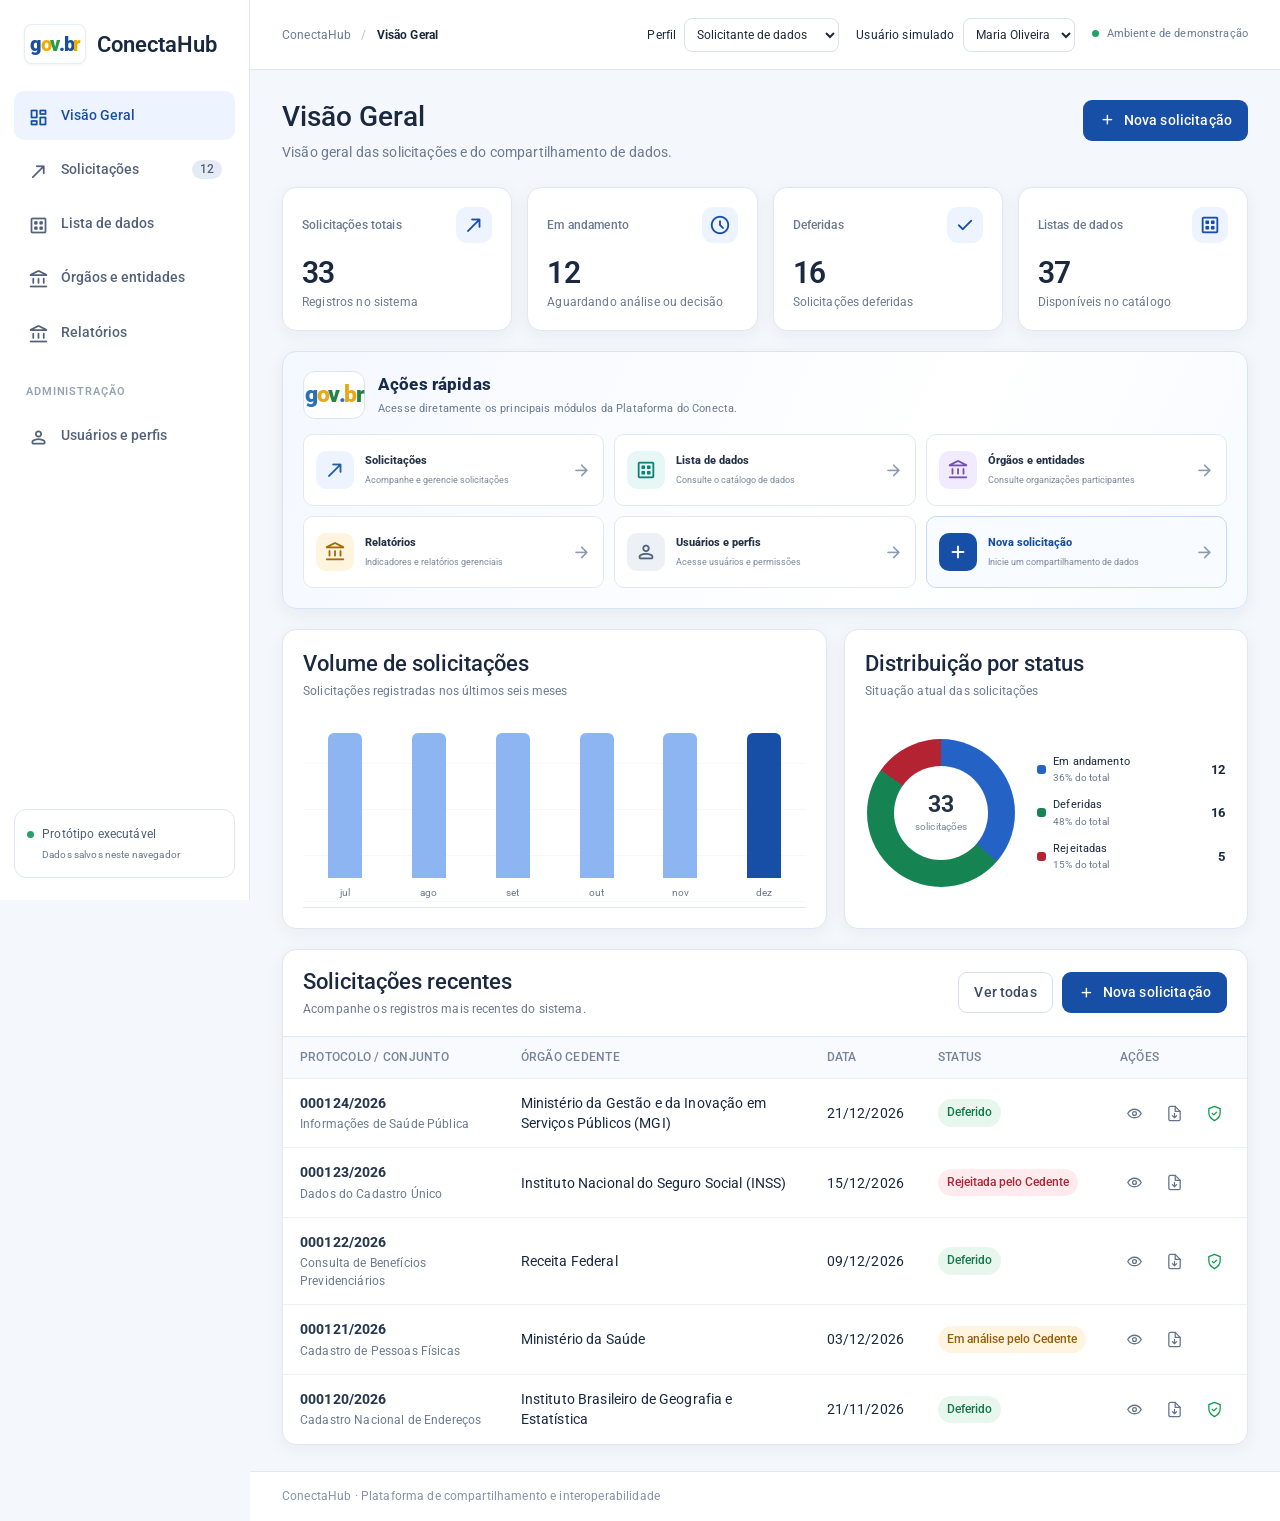
<file: index.html>
<!doctype html>
<html lang="pt-BR">
<head>
  <meta charset="utf-8">
  <meta name="viewport" content="width=device-width, initial-scale=1">
  <meta name="theme-color" content="#174ea6">
  <title>ConectaHub | Compartilhamento de Dados</title>
  <link rel="preconnect" href="https://fonts.googleapis.com">
  <link rel="preconnect" href="https://fonts.gstatic.com" crossorigin>
  <link href="https://fonts.googleapis.com/css2?family=Roboto:wght@400;500;600;700;800&display=swap" rel="stylesheet">
  <link href="https://fonts.googleapis.com/css2?family=Material+Symbols+Rounded:opsz,wght,FILL,GRAD@20..48,400,0,0" rel="stylesheet">
  <link rel="stylesheet" href="assets/css/app.css">
  <script defer src="assets/js/data.js"></script>
  <script defer src="assets/js/request-form.js"></script>
  <script defer src="assets/js/app.js"></script>
</head>
<body>
  <div class="app-shell">
    <aside class="sidebar" id="sidebar">
      <a class="brand" href="#dashboard" aria-label="ConectaHub início"><span class="brand-mark govbr-mark" aria-label="gov.br"><b>g</b><b>o</b><b>v</b><b>.</b><b>b</b><b>r</b></span><span>ConectaHub</span></a>
      <nav class="nav" aria-label="Navegação principal">
        <button class="nav-item active" data-route="dashboard"><span class="nav-icon"><span class="material-symbols-rounded" aria-hidden="true">dashboard</span></span>Visão Geral</button>
        <button class="nav-item" data-route="requests"><span class="nav-icon"><span class="material-symbols-rounded" aria-hidden="true">north_east</span></span>Solicitações <span class="nav-count" id="request-count">0</span></button>
        <button class="nav-item" data-route="datasets"><span class="nav-icon"><span class="material-symbols-rounded" aria-hidden="true">dataset</span></span>Lista de dados</button>
        <button class="nav-item" data-route="orgs"><span class="nav-icon"><span class="material-symbols-rounded" aria-hidden="true">account_balance</span></span>Órgãos e entidades</button>
        <button class="nav-item" data-route="reports"><span class="nav-icon"><span class="material-symbols-rounded" aria-hidden="true">account_balance</span></span>Relatórios</button>
        <div class="nav-caption">ADMINISTRAÇÃO</div>
        <button class="nav-item" data-route="users"><span class="nav-icon"><span class="material-symbols-rounded" aria-hidden="true">person</span></span>Usuários e perfis</button>
      </nav>
      <div class="sidebar-bottom"><span class="status-dot"></span> Protótipo executável <small>Dados salvos neste navegador</small></div>
    </aside>
    <main class="main-area">
      <header class="topbar">
        <button class="icon-button mobile-menu" id="mobile-menu" aria-label="Abrir menu"><span class="material-symbols-rounded" aria-hidden="true">menu</span></button>
        <div class="breadcrumbs"><span>ConectaHub</span><span class="crumb-sep">/</span><strong id="page-name">Visão Geral</strong></div>
        <div class="topbar-actions"><label class="profile-switcher"><span>Perfil</span><select id="profile-view" aria-label="Perfil de demonstração"><option value="solicitante">Solicitante de dados</option><option value="cedente">Cedente de dados</option><option value="gestor">Gestor da Plataforma</option></select></label><label class="profile-switcher mock-user-switcher"><span>Usuário simulado</span><select id="user-view" aria-label="Selecionar usuário de demonstração"></select></label><span class="environment"><span class="status-dot"></span> Ambiente de demonstração</span></div>
      </header>
      <section class="page-content" id="page-content" tabindex="-1"></section>
      <footer class="footer"><span>ConectaHub · Plataforma de compartilhamento e interoperabilidade</span></footer>
    </main>
  </div>
  <div id="modal-root"></div><div id="toast-root" aria-live="polite" aria-atomic="true"></div>
</body>
</html>
</file>
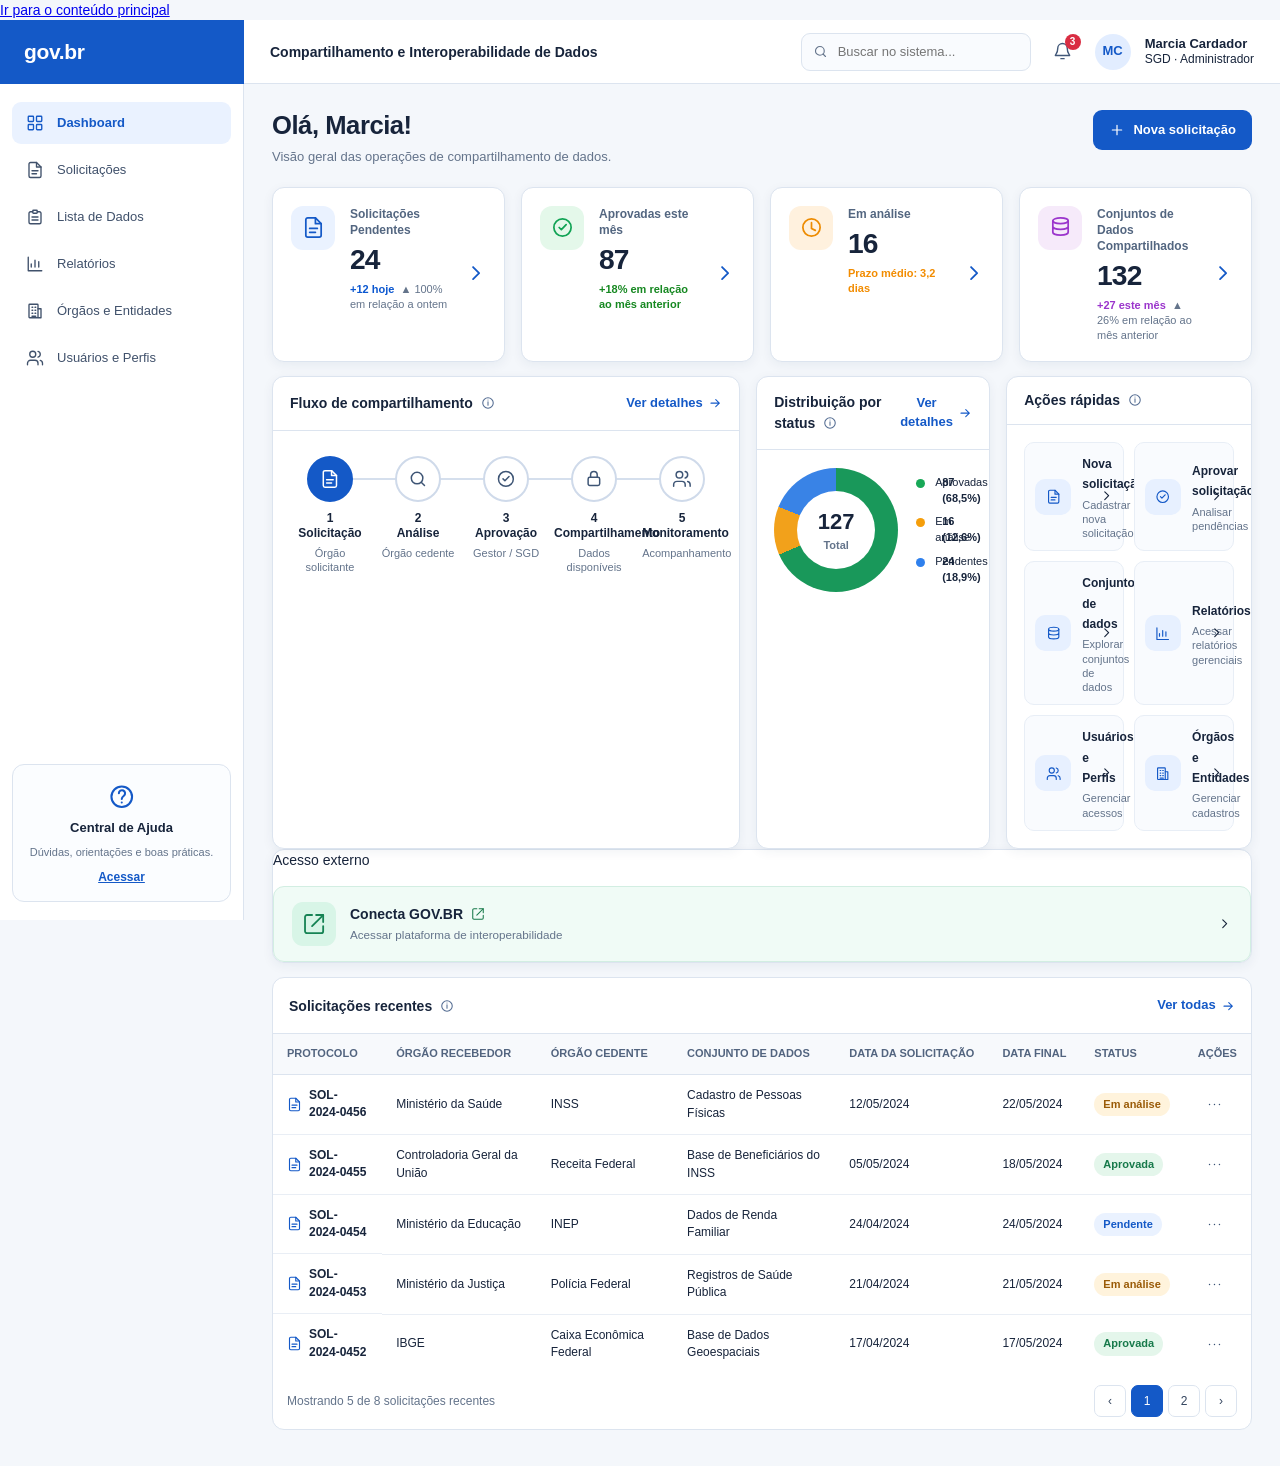
<file: legacy-index.html>
<!doctype html>
<html lang="pt-BR">
<head>
  <meta charset="utf-8" />
  <meta name="viewport" content="width=device-width,initial-scale=1" />
  <title>Compartilhamento e Interoperabilidade de Dados — Protótipo navegável V2.1</title>
   <style>
:root{
  color-scheme:light;
  --blue:#1459c7;--blue-dark:#103d83;--blue-soft:#eaf2ff;
  --ink:#17243b;--muted:#64748b;--line:#dce4ef;--bg:#f4f7fb;--surface:#fff;
  --green:#16794a;--green-soft:#e4f6eb;--orange:#9a5b08;--orange-soft:#fff3dc;
  --red:#b42332;--red-soft:#fff0f1;--purple:#6941a5;
  --radius:12px;--shadow:0 3px 12px rgba(25,48,86,.06);
  --focus:0 0 0 3px rgba(20,89,199,.18);
  --text-xs:12px;--text-sm:13px;--text-base:14px;--text-lg:18px;--text-xl:24px;
}
*{box-sizing:border-box}
html{min-width:320px;scroll-behavior:smooth}
body{margin:0;min-height:100vh;background:var(--bg);color:var(--ink);font-family:Inter,"Segoe UI",Arial,sans-serif;font-size:var(--text-base);line-height:1.45}
button,input,select,textarea{font:inherit}
button{cursor:pointer}
button:disabled{cursor:not-allowed;opacity:.55}
button,input,select,textarea,a{ -webkit-tap-highlight-color:transparent}
:focus-visible{outline:0;box-shadow:var(--focus)!important}
.hidden{display:none!important}
.svg-icon{width:1.1em;height:1.1em;display:inline-block;fill:none;stroke:currentColor;stroke-width:1.8;stroke-linecap:round;stroke-linejoin:round;vertical-align:-.16em;flex:0 0 auto}
.inline-info,.inline-external{width:14px;height:14px;vertical-align:-2px;margin-left:4px}
.inline-info{color:#526b91}.inline-external{color:var(--green)}
.title-with-icon,.doc-cell{display:inline-flex;align-items:center;gap:7px}.doc-cell .svg-icon{width:15px;height:15px;color:var(--blue)}
.app-shell{min-height:100vh;display:grid;grid-template-columns:244px minmax(0,1fr);grid-template-rows:64px minmax(0,1fr)}
.brand{grid-column:1;grid-row:1;display:flex;align-items:center;padding:0 24px;background:var(--blue);color:#fff;font-size:21px;font-weight:800;letter-spacing:-.35px}
.topbar{grid-column:2;grid-row:1;position:sticky;top:0;z-index:40;display:flex;align-items:center;justify-content:space-between;gap:18px;min-width:0;padding:0 26px;background:var(--surface);border-bottom:1px solid var(--line)}
.product-title{font-size:14px;font-weight:700;min-width:0}
.top-actions{display:flex;align-items:center;gap:14px;min-width:0}
.global-search-wrap{position:relative;width:230px;display:flex;align-items:center}
.global-search-wrap>.svg-icon{position:absolute;left:12px;width:15px;height:15px;color:var(--muted);pointer-events:none}
.global-search{width:100%;height:38px;padding:8px 12px 8px 36px;border:1px solid var(--line);border-radius:9px;background:#f9fbfe;font-size:13px}
.bell{position:relative;display:grid;place-items:center;width:36px;height:36px;border:0;border-radius:9px;background:transparent;color:#425879}
.bell:hover,.icon-btn:hover,.close:hover{background:var(--blue-soft)}
.bell>.svg-icon{width:19px;height:19px}.bell b{position:absolute;top:0;right:0;min-width:16px;padding:1px 4px;border-radius:10px;background:#d92d42;color:white;font-size:10px;text-align:center}
.avatar{width:36px;height:36px;flex:0 0 auto;display:grid;place-items:center;border-radius:50%;background:#e2edff;color:var(--blue);font-size:13px;font-weight:800}
.who{font-size:12px;line-height:1.25;white-space:nowrap}.who strong{display:block;font-size:13px}
.sidebar{grid-column:1;grid-row:2;position:sticky;top:64px;height:calc(100vh - 64px);display:flex;flex-direction:column;gap:18px;overflow-y:auto;padding:18px 12px;background:var(--surface);border-right:1px solid var(--line)}
.nav{display:flex;flex-direction:column;gap:5px}
.nav-btn{width:100%;min-height:42px;display:flex;align-items:center;gap:12px;padding:10px 13px;border:0;border-radius:9px;background:transparent;color:#40516b;text-align:left;font-size:13px;line-height:1.3}
.nav-btn .ico{width:20px;flex:0 0 20px;display:inline-grid;place-items:center}.nav-btn .ico .svg-icon{width:18px;height:18px}
.nav-btn:hover{background:#f3f6fb}.nav-btn.active{background:var(--blue-soft);color:var(--blue);font-weight:750}
.sidebar-spacer{flex:1;min-height:16px}
.help{padding:15px 12px;border:1px solid var(--line);border-radius:12px;background:#fbfdff;text-align:center}
.help .q{font-size:25px;color:var(--blue)}.help b{display:block;margin:3px 0;font-size:13px}.help small{color:var(--muted);font-size:11px}.help a{display:block;margin-top:8px;color:var(--blue);font-size:12px;font-weight:700}
.admin-side{display:flex;flex-direction:column;gap:3px;margin:0 0 4px 32px}.admin-side button{padding:7px 9px;border:0;border-radius:7px;background:transparent;color:var(--muted);font-size:12px;text-align:left}.admin-side button:hover,.admin-side button.active{background:var(--blue-soft);color:var(--blue)}
.main{grid-column:2;grid-row:2;min-width:0;padding:26px 28px 36px}
.page-head{display:flex;align-items:flex-start;justify-content:space-between;gap:18px;margin-bottom:20px}
.page-head>div{min-width:0}.page-head h1,.page-head h2{margin:0;letter-spacing:-.45px;line-height:1.2}.page-head h1{font-size:clamp(23px,2vw,30px)}.page-head h2{font-size:clamp(20px,1.7vw,25px);color:var(--blue-dark)}.page-head p{margin:7px 0 0;color:var(--muted);font-size:13px}
.btn{display:inline-flex;align-items:center;justify-content:center;gap:8px;min-height:40px;padding:9px 15px;border:1px solid transparent;border-radius:9px;font-size:13px;font-weight:700;line-height:1.25;white-space:normal;transition:background .15s,border-color .15s,color .15s}
.btn .svg-icon{width:16px;height:16px}.btn-primary{background:var(--blue);color:#fff}.btn-primary:hover{background:#1049a8}.btn-secondary{border-color:var(--line);background:#fff;color:#293c59}.btn-secondary:hover{background:#f7f9fc;border-color:#bdcadd}.btn-ghost{background:transparent;color:var(--blue)}.btn-danger{background:var(--red);color:#fff}.link-btn{display:inline-flex;align-items:center;gap:5px;padding:4px 0;border:0;background:transparent;color:var(--blue);font-size:13px;font-weight:700}.icon-btn{display:inline-grid;place-items:center;min-width:34px;min-height:34px;padding:6px;border:0;border-radius:7px;background:transparent;color:#3a5275}.icon-btn .svg-icon{width:17px;height:17px}.icon-only{width:36px;padding:0}
.grid-4{display:grid;grid-template-columns:repeat(4,minmax(0,1fr));gap:16px}.grid-3{display:grid;grid-template-columns:minmax(0,2fr) minmax(220px,1fr) minmax(220px,1.05fr);gap:16px}
.card{min-width:0;border:1px solid var(--line);border-radius:var(--radius);background:var(--surface);box-shadow:var(--shadow)}
.kpi{display:grid;grid-template-columns:46px minmax(0,1fr) 22px;align-items:start;gap:13px;min-height:124px;padding:18px}
.kpi-icon{width:44px;height:44px;display:grid;place-items:center;border-radius:12px;background:var(--blue-soft);color:var(--blue)}.kpi-icon .svg-icon{width:23px;height:23px}
.kpi .label{color:#536680;font-size:12px;font-weight:700;line-height:1.35}.kpi .value{margin-top:7px;font-size:clamp(25px,2.2vw,32px);font-weight:800;letter-spacing:-.8px;line-height:1.1;overflow-wrap:anywhere}.kpi .trend{margin-top:6px;color:var(--muted);font-size:11px;line-height:1.35}.kpi .chev{align-self:center;color:var(--blue);font-size:22px}
.clickable{cursor:pointer;transition:box-shadow .16s,transform .16s}.clickable:hover{transform:translateY(-2px);box-shadow:0 8px 24px rgba(25,48,86,.1)}
.panel{min-width:0;overflow:hidden}.panel-head{display:flex;align-items:center;justify-content:space-between;gap:12px;min-height:48px;padding:13px 17px;border-bottom:1px solid var(--line);font-size:14px;font-weight:750}.panel-body{padding:17px}
.flow{display:flex;align-items:flex-start;justify-content:space-between;gap:8px;padding-top:8px}.flow-step{position:relative;flex:1;min-width:0;text-align:center}.flow-step:not(:last-child):after{content:"";position:absolute;top:22px;left:65%;right:-35%;border-top:2px solid #d5dfed}.flow-dot{position:relative;z-index:1;display:grid;place-items:center;width:46px;height:46px;margin:0 auto 9px;border:2px solid #cfdaea;border-radius:50%;background:#fff;color:#3e5575;font-size:18px}.flow-step:first-child .flow-dot{border-color:var(--blue);background:var(--blue);color:#fff}.flow-step b{display:block;font-size:12px;line-height:1.3}.flow-step small{display:block;margin-top:4px;color:var(--muted);font-size:11px;line-height:1.3}
.donut-wrap{display:flex;align-items:center;gap:18px;min-width:0}.donut{position:relative;display:grid;place-items:center;width:124px;height:124px;flex:0 0 auto;border-radius:50%;background:conic-gradient(#19985a 0 68.5%,#f2a11b 68.5% 81.1%,#3983e6 81.1% 100%)}.donut:before{position:absolute;width:78px;height:78px;border-radius:50%;background:#fff;content:""}.donut-center{position:relative;text-align:center;font-size:22px;font-weight:800}.donut-center small{display:block;color:var(--muted);font-size:11px;font-weight:600}.legend{flex:1;min-width:0}.legend-row{display:grid;grid-template-columns:12px minmax(0,1fr) auto;gap:7px;margin:8px 0;font-size:11px}.dot{width:9px;height:9px;margin-top:4px;border-radius:50%}
.qa-grid{display:grid;grid-template-columns:repeat(2,minmax(0,1fr));gap:10px}.qa{display:grid;grid-template-columns:38px minmax(0,1fr) 14px;align-items:center;gap:9px;min-height:60px;padding:10px;border:1px solid #e8eef6;border-radius:10px;background:#f9fbfe}.qa-icon{width:36px;height:36px;display:grid;place-items:center;border-radius:10px;background:#e7f0ff;color:var(--blue)}.qa b{font-size:12px;line-height:1.25}.qa small{display:block;margin-top:4px;color:var(--muted);font-size:11px;line-height:1.3}
.external{display:flex;align-items:center;gap:14px;margin-top:16px;padding:15px 18px;border:1px solid #d2eee2;border-radius:11px;background:#f0fbf6}.external .ext-icon{width:44px;height:44px;display:grid;place-items:center;flex:0 0 auto;border-radius:11px;background:#d8f5e7;color:#168354;font-size:22px}.external .grow{flex:1;min-width:0}.external b{display:block}.external small{color:var(--muted)}
.toolbar{display:flex;align-items:center;gap:10px;margin-bottom:14px;min-width:0}.toolbar .search-wrap{position:relative;flex:1;min-width:140px}.search{width:100%;min-height:40px;padding:9px 12px 9px 38px;border:1px solid var(--line);border-radius:9px;background:#fff;font-size:13px}.search-wrap:before{position:absolute;top:8px;left:12px;color:#607797;font-size:21px;content:"⌕"}
.table-card{overflow:hidden;border:1px solid var(--line);border-radius:var(--radius);background:#fff}.table-title{display:flex;align-items:center;justify-content:space-between;gap:12px;padding:14px 16px;border-bottom:1px solid var(--line);font-size:14px;font-weight:750}.table-wrap{width:100%;overflow:auto;overscroll-behavior-x:contain}table{width:100%;border-collapse:collapse;min-width:760px}th{padding:12px 14px;border-bottom:1px solid var(--line);background:#f7f9fc;color:#52647f;font-size:11px;font-weight:750;text-align:left;white-space:nowrap}td{padding:12px 14px;border-bottom:1px solid #e9eef5;font-size:12px;vertical-align:middle}tbody tr:last-child td{border-bottom:0}tbody tr:hover td{background:#fafcff}.muted{color:var(--muted)}.strong{font-weight:750}
.badge{display:inline-flex;align-items:center;gap:4px;padding:5px 9px;border-radius:999px;font-size:11px;font-weight:750;line-height:1.2;white-space:nowrap}.badge.green{background:var(--green-soft);color:var(--green)}.badge.orange{background:var(--orange-soft);color:var(--orange)}.badge.red{background:var(--red-soft);color:var(--red)}.badge.gray{background:#edf0f5;color:#58677d}.badge.blue{background:var(--blue-soft);color:var(--blue)}.pill,.tag{display:inline-flex;align-items:center;gap:5px;padding:5px 9px;border-radius:999px;background:var(--blue-soft);color:var(--blue);font-size:11px;font-weight:700}.avatar-sm{width:34px;height:34px;display:grid;place-items:center;flex:0 0 auto;border-radius:50%;background:var(--blue);color:#fff;font-weight:800}.person{display:flex;align-items:center;gap:9px;min-width:0}.pagination{display:flex;align-items:center;justify-content:space-between;gap:12px;padding:12px 14px;color:var(--muted);font-size:12px}.pages{display:flex;gap:5px;flex-wrap:wrap}.page{min-width:32px;min-height:32px;padding:5px 9px;border:1px solid var(--line);border-radius:7px;background:#fff;color:#33445e}.page.active{border-color:var(--blue);background:var(--blue);color:#fff}
.summary-row{display:grid;grid-template-columns:repeat(4,minmax(0,1fr));gap:12px;margin-bottom:14px}.summary{min-width:0;padding:15px;border:1px solid var(--line);border-radius:10px;background:#fff}.summary.orange{border-color:#f5dca7;background:#fff9ed}.summary.green{border-color:#ccebd7;background:#effbf3}.summary.red{border-color:#f2cdcf;background:#fff3f3}.summary b{display:block;margin-top:5px;font-size:24px;line-height:1.2}.summary small{color:var(--muted);font-size:12px}
.filters{margin-bottom:14px;padding:18px}.filter-grid{display:grid;grid-template-columns:repeat(3,minmax(0,1fr));gap:14px}.field{display:flex;flex-direction:column;gap:6px;min-width:0}.field label{font-size:12px;font-weight:750}.req:after{color:var(--red);content:" *"}.field input,.field select,.field textarea{width:100%;min-width:0;min-height:42px;padding:10px 12px;border:1px solid #cfd9e7;border-radius:8px;background:#fff;color:var(--ink);font-size:13px}.field textarea{min-height:94px;resize:vertical}.field input:disabled,.field select:disabled{background:#f1f4f8;color:#8794a8}.field-hint{color:var(--muted);font-size:11px;line-height:1.4}.filter-actions{display:flex;align-items:center;justify-content:space-between;gap:12px;margin-top:16px}.filter-actions .right{display:flex;gap:8px;flex-wrap:wrap}
.tabs{display:flex;gap:6px;overflow-x:auto;border-bottom:1px solid var(--line);margin:0 0 16px}.tab{flex:0 0 auto;padding:11px 14px;border:0;border-bottom:2px solid transparent;background:transparent;color:#52647e;font-size:13px}.tab.active{border-bottom-color:var(--blue);color:var(--blue);font-weight:750}.subtabs{display:flex;gap:8px;flex-wrap:wrap;margin-bottom:14px}.subtab{padding:8px 12px;border:1px solid transparent;border-radius:8px;background:#f0f4fa;color:#52647e;font-size:12px}.subtab.active{background:var(--blue-soft);color:var(--blue);font-weight:750}
.empty{padding:56px 24px;text-align:center}.empty .empty-icon{color:#6b82a5;font-size:42px}.empty h3{margin:12px 0 6px;font-size:18px}.empty p{max-width:560px;margin:0 auto 18px;color:var(--muted);font-size:13px}
.modal-backdrop{position:fixed;inset:0;z-index:100;display:grid;place-items:center;overflow:auto;padding:24px;background:rgba(15,29,52,.52);backdrop-filter:blur(2px)}
.modal{display:flex;flex-direction:column;width:min(760px,100%);max-height:min(92vh,1000px);overflow:hidden;border:1px solid rgba(255,255,255,.5);border-radius:14px;background:#fff;box-shadow:0 24px 80px rgba(15,29,52,.24)}
.modal.sm{width:min(520px,100%)}.modal.lg{width:min(980px,100%)}.modal.wizard{width:min(820px,100%)}
.modal-head{display:flex;align-items:center;justify-content:space-between;gap:12px;padding:17px 21px;border-bottom:1px solid var(--line)}.modal-head h3{margin:0;font-size:18px;line-height:1.3}.close{display:grid;place-items:center;flex:0 0 auto;width:36px;height:36px;border:0;border-radius:8px;background:transparent;color:#536783;font-size:22px}.close .svg-icon{width:18px;height:18px}
.modal-body{min-height:0;overflow:auto;padding:20px 22px;overscroll-behavior:contain}.modal-foot{display:flex;align-items:center;justify-content:space-between;gap:12px;padding:14px 22px;border-top:1px solid var(--line);background:#fcfdff}.modal-foot .right{display:flex;align-items:center;gap:8px;flex-wrap:wrap}
.form-grid-2{display:grid;grid-template-columns:repeat(2,minmax(0,1fr));gap:14px}.form-grid-3{display:grid;grid-template-columns:repeat(3,minmax(0,1fr));gap:14px}
.note{margin:12px 0;padding:12px 14px;border-radius:9px;background:#eef5ff;color:#294c80;font-size:12px}.note.success{background:var(--green-soft);color:var(--green)}.warning-box{padding:14px;border:1px solid #f1c6ca;border-radius:9px;background:#fff5f5;color:var(--red);text-align:center}.danger-icon{margin:6px 0;color:var(--red);font-size:40px;text-align:center}.success-line{color:var(--green);font-size:12px;font-weight:750}
.perm-table{overflow:hidden;margin-top:10px;border:1px solid var(--line);border-radius:9px}.perm-row{display:grid;grid-template-columns:minmax(0,1fr) 110px 110px;align-items:center;gap:8px;padding:10px 12px;border-bottom:1px solid var(--line);font-size:12px}.perm-row:last-child{border-bottom:0}.perm-row.head{background:#f7f9fc;font-weight:750}.toggle{position:relative;display:inline-block;width:38px;height:22px;border-radius:999px;background:#cbd5e1;vertical-align:middle}.toggle:after{position:absolute;top:3px;left:3px;width:16px;height:16px;border-radius:50%;background:#fff;box-shadow:0 1px 3px #0003;content:""}.toggle.on{background:#169b5a}.toggle.on:after{left:19px}.checkline{display:flex;align-items:flex-start;gap:9px;margin-bottom:8px;padding:10px;border:1px solid var(--line);border-radius:9px}.checkline input{margin-top:4px}.checkline small{display:block;color:var(--muted)}
.wizard{width:min(820px,100%)}.steps{display:flex;justify-content:center;gap:16px;margin-bottom:22px}.step{position:relative;display:flex;flex:1;flex-direction:column;align-items:center;gap:6px;min-width:90px;color:var(--muted);font-size:11px;text-align:center}.step:not(:last-child):after{position:absolute;top:16px;left:65%;right:-35%;border-top:2px solid var(--line);content:""}.step span{z-index:1;display:grid;place-items:center;width:34px;height:34px;border:2px solid #ccd7e6;border-radius:50%;background:#fff;font-weight:800}.step.active span,.step.done span{border-color:var(--blue);background:var(--blue);color:#fff}.step.active{color:var(--blue);font-weight:750}.wizard-title{display:flex;align-items:flex-start;gap:12px;margin-bottom:16px}.wizard-title .wicon{display:grid;place-items:center;flex:0 0 auto;width:42px;height:42px;border-radius:10px;background:var(--blue-soft);color:var(--blue)}
.dataset-card{padding:16px;border:1px solid var(--line);border-radius:11px}.dataset-meta{display:grid;grid-template-columns:repeat(3,minmax(0,1fr));gap:10px;margin:14px 0}.meta{min-width:0;padding:10px;border-radius:8px;background:#f5f8fc;overflow-wrap:anywhere}.meta small{display:block;color:var(--muted);font-size:11px}.tags{display:flex;flex-wrap:wrap;gap:7px}.tag{font-weight:650}.radio-row{display:flex;flex-wrap:wrap;gap:18px;margin-top:8px}.radio-row label{font-weight:500}.sign-box{padding:16px;border:1px dashed #b9c8df;border-radius:10px;background:#fbfdff}.kv{display:grid;grid-template-columns:minmax(130px,180px) minmax(0,1fr);gap:9px 14px;margin:10px 0;font-size:12px;overflow-wrap:anywhere}.kv b{color:#40577f}.accordion{overflow:hidden;border:1px solid var(--line);border-radius:9px}.acc-item{border-bottom:1px solid var(--line)}.acc-item:last-child{border-bottom:0}.acc-title{display:flex;justify-content:space-between;gap:10px;padding:13px 14px;font-size:13px;font-weight:700}.acc-body{display:none;padding:0 14px 14px;color:#52647e;font-size:12px}.acc-item.open .acc-body{display:block}
.toast{position:fixed;right:24px;bottom:24px;z-index:200;max-width:min(420px,calc(100vw - 32px));padding:13px 17px;border-radius:10px;background:#1b2a43;color:#fff;box-shadow:0 12px 32px #17243b2b;font-size:13px}.toast.success{background:#16794a}.toast.warn{background:#92580b}.toast.error{background:#b42332}
.mobile-note{display:none}
@media(max-width:1250px){
 .app-shell{grid-template-columns:220px minmax(0,1fr)}
 .main{padding:22px}
 .grid-4{grid-template-columns:repeat(2,minmax(0,1fr))}
 .grid-3{grid-template-columns:repeat(2,minmax(0,1fr))}
 .grid-3>.panel:first-child{grid-column:1/-1}
 .global-search-wrap{width:190px}
}
@media(max-width:900px){
 .app-shell{grid-template-columns:1fr;grid-template-rows:60px auto minmax(0,1fr)}
 .brand{grid-column:1;grid-row:1;z-index:41;padding:0 16px;font-size:18px}
 .topbar{grid-column:1;grid-row:1;padding:0 14px 0 150px;gap:10px}
 .product-title{display:none}
 .global-search-wrap{width:min(220px,36vw)}
 .sidebar{position:static;grid-column:1;grid-row:2;height:auto;overflow-x:auto;overflow-y:hidden;padding:8px 10px;border-right:0;border-bottom:1px solid var(--line)}
 .nav{flex-direction:row;gap:5px;min-width:max-content}
 .nav-btn{width:auto;min-height:40px;padding:8px 11px;white-space:nowrap}
 .sidebar-spacer,.help{display:none}
 .main{grid-column:1;grid-row:3;padding:20px}
 .admin-side{display:none}
 .grid-3{grid-template-columns:repeat(2,minmax(0,1fr))}
 .grid-3>.panel:first-child{grid-column:1/-1}
}
@media(max-width:680px){
 :root{--text-base:14px}
 .app-shell{grid-template-rows:58px auto minmax(0,1fr)}
 .brand{width:130px;font-size:16px}
 .topbar{padding-left:140px;padding-right:10px}
 .top-actions{gap:5px}
 .global-search-wrap{display:none}
 .who{display:none}
 .avatar{width:32px;height:32px}
 .bell{width:32px;height:32px}
 .sidebar{padding:7px 8px}
 .nav{gap:4px}
 .nav-btn{min-height:39px;padding:8px 10px;font-size:12px;gap:7px}
 .nav-btn .ico{width:17px;flex-basis:17px}.nav-btn .ico .svg-icon{width:16px;height:16px}
 .main{padding:16px 12px 26px}
 .page-head{flex-direction:column;align-items:stretch;gap:12px;margin-bottom:16px}
 .page-head>div{width:100%}.page-head h1{font-size:24px}.page-head h2{font-size:21px}.page-head p{font-size:13px}
 .page-head>.btn,.page-head>button{align-self:flex-start}
 .grid-4,.grid-3,.summary-row{grid-template-columns:minmax(0,1fr);gap:11px}
 .grid-3>.panel:first-child{grid-column:auto}
 .kpi{min-height:100px;padding:15px;grid-template-columns:42px minmax(0,1fr) 20px;gap:12px}
 .kpi-icon{width:40px;height:40px}.kpi .label{font-size:12px}.kpi .value{font-size:27px}
 .panel-head{padding:12px 14px;font-size:13px}.panel-body{padding:13px}
 .flow{gap:3px}.flow-dot{width:34px;height:34px;font-size:13px}.flow-step:not(:last-child):after{top:16px}.flow-step b{font-size:10px}.flow-step small{font-size:9px}
 .donut-wrap{gap:14px}.donut{width:105px;height:105px}.donut:before{width:66px;height:66px}.donut-center{font-size:19px}.legend-row{font-size:10px}
 .qa-grid{grid-template-columns:minmax(0,1fr)}
 .external{align-items:flex-start;gap:10px;padding:12px}.external .ext-icon{width:38px;height:38px}.external .grow{font-size:13px}
 .toolbar{align-items:stretch;flex-wrap:wrap}.toolbar .search-wrap{flex-basis:100%;order:-1}.toolbar>.btn,.toolbar>button{flex:1}
 .table-title{align-items:flex-start;padding:12px;font-size:13px}
 .table-wrap{overflow-x:auto}table{min-width:720px}
 .pagination{align-items:flex-start;flex-direction:column;padding:11px;gap:9px}
 .filters{padding:13px}.filter-grid,.form-grid-2,.form-grid-3{grid-template-columns:minmax(0,1fr);gap:12px}
 .filter-actions{align-items:stretch;flex-direction:column}.filter-actions .right{width:100%}.filter-actions .right .btn{flex:1}
 .tabs{margin-bottom:12px}.tab{padding:10px 12px;font-size:12px}.subtabs{gap:6px}
 .steps{justify-content:flex-start;overflow-x:auto;padding:2px 0 8px}.step{flex:0 0 92px;font-size:10px}
 .dataset-meta{grid-template-columns:minmax(0,1fr)}
 .kv{grid-template-columns:minmax(0,1fr);gap:3px}.kv b{margin-top:8px}
 .perm-row{grid-template-columns:minmax(0,1fr) 70px 70px;padding:9px;font-size:11px}
 .modal-backdrop{place-items:end center;padding:0}
 .modal,.modal.sm,.modal.lg,.modal.wizard{width:100%;max-height:94dvh;border-radius:16px 16px 0 0}
 .modal-head{padding:14px 16px}.modal-head h3{font-size:17px}
 .modal-body{padding:16px;overflow-y:auto}.modal-foot{padding:12px 16px;gap:8px;flex-wrap:wrap}
 .modal-foot>.right{flex:1;justify-content:flex-end}.modal-foot .btn{min-height:40px}
 .mobile-note{display:block;margin-bottom:12px;padding:10px 12px;border-radius:8px;background:#fff6df;color:#805b10;font-size:12px}
 .empty{padding:36px 16px}
 .toast{right:12px;bottom:12px}
}
@media(max-width:390px){
 .brand{width:112px;padding:0 10px;font-size:15px}
 .topbar{padding-left:119px;padding-right:7px}
 .nav-btn{padding:8px;font-size:11px}
 .nav-btn .ico{display:none}
 .main{padding:13px 9px 22px}
 .btn{padding:9px 11px;font-size:12px}
 .flow-step b{font-size:9px}.flow-step small{font-size:8px}
 .modal-foot{align-items:stretch}.modal-foot>.btn,.modal-foot>.right{width:100%}.modal-foot .right .btn{flex:1}
}
@media(prefers-reduced-motion:reduce){
 *,*::before,*::after{scroll-behavior:auto!important;animation-duration:.01ms!important;animation-iteration-count:1!important;transition-duration:.01ms!important}
}

/* Contexto do conjunto de dados: identificação persistente durante o fluxo da solicitação */
.wizard-context{min-width:0}
.wizard-dataset-name,.request-dataset-context{display:flex;align-items:center;gap:10px;margin-top:12px;padding:11px 13px;border:1px solid #cbdcf5;border-radius:9px;background:#f0f6ff;color:#173b72;min-width:0}
.wizard-dataset-name>span:first-child{display:grid;place-items:center;flex:0 0 auto;width:32px;height:32px;border-radius:8px;background:#dceaff;color:#1459c7}
.wizard-dataset-name .svg-icon{width:17px;height:17px}
.wizard-dataset-name small,.request-dataset-context small{display:block;margin-bottom:2px;color:#5b7091;font-size:10px;font-weight:800;letter-spacing:.045em}
.wizard-dataset-name b,.request-dataset-context b{display:block;min-width:0;color:#173b72;font-size:13px;line-height:1.4;overflow-wrap:anywhere}
.request-dataset-context{display:block;margin:12px 0 14px}
@media(max-width:680px){.wizard-dataset-name,.request-dataset-context{padding:10px}.wizard-dataset-name b,.request-dataset-context b{font-size:12px}}

/* Solicitação em página única com agrupadores */
.request-form-layout{display:grid;grid-template-columns:minmax(0,1fr);gap:14px;margin-top:16px}
.request-form-group{min-width:0;padding:18px;border:1px solid var(--line);border-radius:12px;background:#fff;box-shadow:0 2px 8px rgba(25,48,86,.035)}
.request-form-group .wizard-title{display:flex;align-items:flex-start;gap:11px;margin:0 0 15px;padding-bottom:13px;border-bottom:1px solid #e8edf5}
.request-form-group .wizard-title .wicon{width:38px;height:38px;flex:0 0 auto}
.request-form-group .wizard-title b{font-size:15px}
.request-form-group .wizard-title .muted{font-size:12px!important}
.request-form-group>.field+.field{margin-top:13px}
.request-form-group .form-grid-2{margin-bottom:13px}
.request-form-group .sign-box{background:#f8fbff}
@media(max-width:680px){.request-form-group{padding:13px}.request-form-group .wizard-title b{font-size:14px}}
.dataset-edit-strip{display:flex;justify-content:space-between;align-items:center;gap:12px;padding:12px;margin-bottom:14px;background:#f5f9ff;border:1px solid #cbdcf6;border-radius:10px}.dataset-edit-strip>div{display:flex;flex-direction:column;gap:3px}.dataset-edit-strip small{color:var(--blue);font-weight:800;font-size:10px}.group-toggle{display:flex;width:100%;justify-content:space-between;padding:0 0 12px;margin-bottom:12px;border:0;border-bottom:1px solid var(--line);background:transparent;font-weight:800;text-align:left;color:var(--ink)}.request-form-group.collapsed .request-group-content{display:none}.request-form-group.collapsed .group-toggle{border-bottom:0;margin-bottom:0}.user-summary{margin-top:8px;padding:9px;background:#f7faff;border:1px solid var(--line);border-radius:8px;font-size:12px}.user-summary small{display:block;color:var(--muted)}@media(max-width:680px){.dataset-edit-strip{align-items:stretch;flex-direction:column}}\n</style>
</head>
<body>
  <div id="app"></div>
  <div id="modal-root"></div>
  <div id="toast-root"></div>
  <script>
const $ = (sel, root=document) => root.querySelector(sel);
const $$ = (sel, root=document) => [...root.querySelectorAll(sel)];
const clone = x => JSON.parse(JSON.stringify(x));

const seed = {
  datasets:[
    {id:'CN-001',name:'API de Qualificação de Endereços',org:'Ministério da Gestão e da Inovação em Serviços Públicos (MGI)',period:'Não informada',operations:['Qualificação','Consulta'],type:'Conectagov',description:'Verificação de dados residenciais para fins de concessão e manutenção de benefícios sociais.',contact:'Consultar catálogo oficial',attributes:['Dados de endereço','Indicadores de qualificação'],source:'https://www.gov.br/conecta/catalogo/'},
    {id:'CN-002',name:'API Hub Cobrança',org:'Procuradoria-Geral da Fazenda Nacional (PGFN/PGDAU)',period:'Não informada',operations:['Consulta','Integração'],type:'Conectagov',description:'Integração dos sistemas dos credores públicos conveniados à solução da PGFN.',contact:'Consultar catálogo oficial',attributes:['Dados de cobrança'],source:'https://www.gov.br/conecta/catalogo/'},
    {id:'CN-003',name:'CEP - Cadastro Base de Endereço',org:'MGI / Secretaria de Governo Digital (SGD)',period:'Não informada',operations:['Consulta','Validação'],type:'Conectagov',description:'Interoperabilidade e integração no uso do conjunto mínimo de dados de endereço vinculado ao CEP.',contact:'Consultar catálogo oficial',attributes:['CEP','Dados de endereço'],source:'https://www.gov.br/conecta/catalogo/'},
    {id:'CN-004',name:'CNPJ - Consulta de Empresas',org:'Receita Federal do Brasil (RFB)',period:'Não informada',operations:['Consulta','Validação cadastral'],type:'Conectagov',description:'Consulta de informações cadastrais de pessoas jurídicas e outros arranjos jurídicos sem personalidade jurídica.',contact:'Consultar catálogo oficial',attributes:['CNPJ','Dados cadastrais de pessoa jurídica'],source:'https://www.gov.br/conecta/catalogo/'},
    {id:'CN-005',name:'Consulta de Benefícios Previdenciários',org:'Instituto Nacional do Seguro Social (INSS)',period:'Não informada',operations:['Consulta'],type:'Conectagov',description:'Retorna uma lista de benefícios com principais atributos para a pessoa pesquisada, usando o cadastro de benefícios do RGPS.',contact:'Consultar catálogo oficial',attributes:['Benefícios previdenciários','Atributos do benefício'],source:'https://www.gov.br/conecta/catalogo/'},
    {id:'CN-006',name:'CPF - Cadastro Base do Cidadão',org:'Receita Federal do Brasil (RFB)',period:'Não informada',operations:['Consulta','Validação cadastral'],type:'Conectagov',description:'Cadastro de referência de pessoas físicas para órgãos e entidades da administração pública federal direta, autárquica e fundacional.',contact:'Consultar catálogo oficial',attributes:['CPF','Dados cadastrais de cidadão'],source:'https://www.gov.br/conecta/catalogo/'},
    {id:'CN-007',name:'Responsável da Criança e do Adolescente',org:'Ministério da Gestão e da Inovação em Serviços Públicos (MGI)',period:'Não informada',operations:['Consulta'],type:'Conectagov',description:'Identificação e definição de responsáveis ativos por crianças e adolescentes a partir da integração de bases governamentais.',contact:'Consultar catálogo oficial',attributes:['Identificação de responsáveis','Vínculo com criança ou adolescente'],source:'https://www.gov.br/conecta/catalogo/'},
    {id:'CN-008',name:'SINAPIR - Consulta de Dados de Adesão',org:'Ministério da Igualdade Racial (SENAPIR)',period:'Não informada',operations:['Consulta'],type:'Conectagov',description:'Consulta de adesão de municípios, estados e consórcios públicos ao Sistema Nacional de Promoção da Igualdade Racial.',contact:'Consultar catálogo oficial',attributes:['Ente federativo','Situação de adesão'],source:'https://www.gov.br/conecta/catalogo/'},
    {id:'CN-009',name:'WALLET GOV.BR - Carteira de documentos',org:'Ministério da Economia / Secretaria de Governo Digital',period:'Não informada',operations:['Integração','Envio de dados'],type:'Conectagov',description:'Recepção dos dados necessários para criar documentos na carteira do aplicativo gov.br.',contact:'Consultar catálogo oficial',attributes:['Dados necessários à emissão de documentos digitais'],source:'https://www.gov.br/conecta/catalogo/'},
    {id:'CN-010',name:'BPC - Benefício de Prestação Continuada',org:'Instituto Nacional do Seguro Social (INSS)',period:'Não informada',operations:['Consulta'],type:'Conectagov',description:'Consulta se a pessoa física possui benefício ativo do tipo LOAS 87.',contact:'Consultar catálogo oficial',attributes:['Situação do benefício BPC'],source:'https://www.gov.br/conecta/catalogo/'},
    {id:'CN-011',name:'CADPREV - Informações dos Regimes Públicos de Previdência Social',org:'Subsecretaria dos Regimes Próprios de Previdência Social (ME)',period:'Não informada',operations:['Consulta'],type:'API externa',description:'Informações previdenciárias, atuariais, repasses, aplicações e investimentos dos recursos dos RPPS estaduais, distrital e municipais.',contact:'Consultar catálogo oficial',attributes:['Informações previdenciárias','Repasses','Aplicações e investimentos'],source:'https://www.gov.br/conecta/catalogo/'},
    {id:'CN-012',name:'CADÚNICO - Dados Familiares',org:'Ministério do Desenvolvimento e Assistência Social, Família e Combate à Fome (MDS)',period:'Não informada',operations:['Consulta'],type:'Conectagov',description:'Dados familiares do Cadastro Único para Programas Sociais do Governo Federal.',contact:'Consultar catálogo oficial',attributes:['Dados familiares','Caracterização socioeconômica'],source:'https://www.gov.br/conecta/catalogo/'},
    {id:'CN-013',name:'CADÚNICO - Indicadores Familiares',org:'Ministério do Desenvolvimento e Assistência Social, Família e Combate à Fome (MDS)',period:'Não informada',operations:['Consulta'],type:'Conectagov',description:'Indicadores familiares relacionados ao Cadastro Único para Programas Sociais do Governo Federal.',contact:'Consultar catálogo oficial',attributes:['Indicadores familiares'],source:'https://www.gov.br/conecta/catalogo/'},
    {id:'CN-014',name:'CADÚNICO - Serviços (Consulta Situação Cadastral)',org:'Ministério do Desenvolvimento e Assistência Social, Família e Combate à Fome (MDS)',period:'Não informada',operations:['Consulta cadastral'],type:'Conectagov',description:'Consulta de situação cadastral no âmbito do Cadastro Único para Programas Sociais do Governo Federal.',contact:'Consultar catálogo oficial',attributes:['Situação cadastral'],source:'https://www.gov.br/conecta/catalogo/'},
    {id:'CN-015',name:'Certidão de Antecedentes Criminais',org:'Ministério da Justiça e Segurança Pública / Polícia Federal',period:'Não informada',operations:['Consulta'],type:'Conectagov',description:'Retorna informação de nada consta quando não há registro de decisão condenatória com trânsito em julgado, conforme descrição do catálogo.',contact:'Consultar catálogo oficial',attributes:['Resultado de consulta de antecedentes'],source:'https://www.gov.br/conecta/catalogo/'},
    {id:'CN-016',name:'CNS - Cartão Nacional de Saúde',org:'Ministério da Saúde (MS)',period:'Não informada',operations:['Consulta','Integração'],type:'API externa',description:'Web service desenvolvido para operacionalizar a troca de informações cadastrais dos usuários do SUS.',contact:'Consultar catálogo oficial',attributes:['Informações cadastrais de usuários do SUS'],source:'https://www.gov.br/conecta/catalogo/'},
    {id:'CN-017',name:'Consulta de Condutas Anticompetitivas',org:'Conselho Administrativo de Defesa Econômica (CADE)',period:'Não informada',operations:['Consulta'],type:'Conectagov',description:'Consulta ao Tribunal Administrativo no âmbito do CADE.',contact:'Consultar catálogo oficial',attributes:['Informações de consulta ao Tribunal Administrativo'],source:'https://www.gov.br/conecta/catalogo/'},
    {id:'CN-018',name:'Faixa de Renda de Grupo Familiar',org:'Instituto Nacional do Seguro Social (INSS)',period:'Não informada',operations:['Consulta'],type:'Conectagov',description:'Classificação da renda média de um grupo familiar especificado por uma lista de, no mínimo, dois CPFs.',contact:'Consultar catálogo oficial',attributes:['Lista de CPFs','Faixa de renda familiar'],source:'https://www.gov.br/conecta/catalogo/'},
    {id:'CN-019',name:'IDJOVEM - Consulta de situação cadastral',org:'Secretaria Nacional da Juventude (SNJ)',period:'Não informada',operations:['Consulta','Validação'],type:'Conectagov',description:'Validação da condição de baixa renda de jovens de 15 a 29 anos para o documento gratuito virtual ID Jovem.',contact:'Consultar catálogo oficial',attributes:['Situação cadastral ID Jovem'],source:'https://www.gov.br/conecta/catalogo/'},
    {id:'CN-020',name:'Pessoa com Deficiência',org:'INSS / Ministério dos Direitos Humanos e da Cidadania (MDHC)',period:'Não informada',operations:['Consulta'],type:'Conectagov',description:'Identificação automática da condição de pessoa com deficiência de determinado cidadão pesquisado.',contact:'Consultar catálogo oficial',attributes:['Resultado de identificação de pessoa com deficiência'],source:'https://www.gov.br/conecta/catalogo/'},
    {id:'CN-021',name:'Relação Trabalhista',org:'Instituto Nacional do Seguro Social (INSS)',period:'Não informada',operations:['Consulta'],type:'Conectagov',description:'Retorna relações trabalhistas conforme a Tabela Oficial da Classificação Brasileira de Ocupações (CBO), para um CPF pesquisado.',contact:'Consultar catálogo oficial',attributes:['Relações trabalhistas','Classificação Brasileira de Ocupações'],source:'https://www.gov.br/conecta/catalogo/'},
    {id:'CN-022',name:'Situação Militar',org:'Comando do Exército Brasileiro (MD)',period:'Não informada',operations:['Consulta'],type:'Conectagov',description:'Consulta a situação militar de cidadãos vinculados ao serviço militar obrigatório ou que tenham prestado serviço militar voluntário.',contact:'Consultar catálogo oficial',attributes:['Situação militar'],source:'https://www.gov.br/conecta/catalogo/'},
    {id:'CN-023',name:'CADASTUR - Cadastro de Prestadores de Serviços Turísticos',org:'Ministério do Turismo (MTUR)',period:'Não informada',operations:['Consulta'],type:'Conectagov',description:'Cadastro de pessoas físicas e jurídicas que atuam no turismo, para ordenamento, formalização e legalização do setor.',contact:'Consultar catálogo oficial',attributes:['Dados cadastrais de prestadores turísticos'],source:'https://www.gov.br/conecta/catalogo/'},
    {id:'CN-024',name:'CND - Consulta Certidão Negativa de Débitos',org:'Receita Federal do Brasil (RFB)',period:'Não informada',operations:['Consulta','Validação'],type:'Conectagov',description:'Consulta relacionada à certidão que atesta regularidade de obrigações de CPF, CNPJ ou imóvel rural.',contact:'Consultar catálogo oficial',attributes:['Resultado de consulta de certidão'],source:'https://www.gov.br/conecta/catalogo/'},
    {id:'CN-025',name:'Notificações de Síndrome Gripal',org:'Ministério da Saúde (MS)',period:'Não informada',operations:['Consulta'],type:'API externa',description:'Dados epidemiológicos de síndrome gripal do sistema e-SUS VE Notifica, conforme descrição do catálogo.',contact:'Consultar catálogo oficial',attributes:['Dados epidemiológicos de síndrome gripal'],source:'https://www.gov.br/conecta/catalogo/'},
    {id:'CN-026',name:'Registro de Ocupação Hospitalar COVID-19',org:'Ministério da Saúde (MS)',period:'Não informada',operations:['Consulta'],type:'API externa',description:'Dados de ocupação de leitos do sistema e-SUS Notifica, conforme descrição do catálogo.',contact:'Consultar catálogo oficial',attributes:['Dados de ocupação hospitalar'],source:'https://www.gov.br/conecta/catalogo/'},
    {id:'CN-027',name:'RNDS - Rede Nacional de Dados em Saúde',org:'Ministério da Saúde (MS)',period:'Não informada',operations:['Integração','Consulta'],type:'API externa',description:'Plataforma nacional de integração de dados em saúde e projeto estruturante do Conecte SUS.',contact:'Consultar catálogo oficial',attributes:['Dados e serviços de integração em saúde'],source:'https://www.gov.br/conecta/catalogo/'},
    {id:'CN-028',name:'SICAR - Consulta CPF/CNPJ',org:'Ministério da Gestão e da Inovação em Serviços Públicos (MGI)',period:'Não informada',operations:['Consulta'],type:'Conectagov',description:'Consulta à situação de informações declaradas no CAR, relacionadas a áreas de preservação permanente, uso restrito e reserva legal.',contact:'Consultar catálogo oficial',attributes:['Situação das informações do CAR'],source:'https://www.gov.br/conecta/catalogo/'},
    {id:'CN-029',name:'SICAR - Demonstrativo',org:'Ministério da Gestão e da Inovação em Serviços Públicos (MGI)',period:'Não informada',operations:['Consulta'],type:'Conectagov',description:'Demonstrativo de informações do Cadastro Ambiental Rural.',contact:'Consultar catálogo oficial',attributes:['Informações declaradas no CAR'],source:'https://www.gov.br/conecta/catalogo/'},
    {id:'CN-030',name:'SICAR - Imóvel',org:'Ministério da Gestão e da Inovação em Serviços Públicos (MGI)',period:'Não informada',operations:['Consulta'],type:'Conectagov',description:'Informações do sistema composto por módulos que mantém o CAR e viabiliza análise dos cadastros de imóveis.',contact:'Consultar catálogo oficial',attributes:['Cadastro de imóvel rural'],source:'https://www.gov.br/conecta/catalogo/'},
    {id:'CN-031',name:'SICAR - Tema',org:'Ministério da Gestão e da Inovação em Serviços Públicos (MGI)',period:'Não informada',operations:['Consulta'],type:'Conectagov',description:'Informações sobre temas do imóvel rural no processo de análise do Cadastro Ambiental Rural.',contact:'Consultar catálogo oficial',attributes:['Temas do imóvel rural'],source:'https://www.gov.br/conecta/catalogo/'},
    {id:'CN-032',name:'SISFOGO - Registro de Ocorrência de Incêndio Florestal',org:'IBAMA',period:'Não informada',operations:['Consulta'],type:'API externa',description:'Disponibiliza em formato aberto os Registros de Ocorrência de Incêndio (ROI) do Sistema Nacional de Informações sobre Fogo.',contact:'Consultar catálogo oficial',attributes:['Registros de ocorrência de incêndio florestal'],source:'https://www.gov.br/conecta/catalogo/'},
    {id:'CN-033',name:'Acesso gov.br',org:'MGI / Diretoria de Identidade Digital',period:'Não informada',operations:['Autenticação','Integração'],type:'Conectagov',description:'Serviço de acesso digital para identificação de usuários em serviços públicos digitais, com controle de acesso unificado.',contact:'Consultar catálogo oficial',attributes:['Dados necessários à autenticação'],source:'https://www.gov.br/conecta/catalogo/'},
    {id:'CN-034',name:'Assinatura Digital Avançada',org:'Instituto Nacional de Tecnologia da Informação (ITI)',period:'Não informada',operations:['Assinatura digital','Integração'],type:'API externa',description:'Assinatura eletrônica avançada para interações com o Poder Público por meio da conta gov.br.',contact:'Consultar catálogo oficial',attributes:['Dados de assinatura eletrônica'],source:'https://www.gov.br/conecta/catalogo/'},
    {id:'CN-035',name:'API Portal de Dados Abertos',org:'Controladoria-Geral da União (CGU)',period:'Não informada',operations:['Busca','Listagem','Detalhamento'],type:'API externa',description:'Endpoints para buscar, listar e detalhar conjuntos de dados públicos, organizações, grupos e tags no Portal Brasileiro de Dados Abertos.',contact:'Consultar catálogo oficial',attributes:['Conjuntos de dados','Organizações','Grupos','Tags'],source:'https://www.gov.br/conecta/catalogo/'},
    {id:'CN-036',name:'COFIEX - Comissão de Financiamentos Externos',org:'Ministério da Economia (ME)',period:'Não informada',operations:['Consulta'],type:'API externa',description:'Disponibilização de dados sobre projetos e programas do setor público financiados por organismos multilaterais e bilaterais.',contact:'Consultar catálogo oficial',attributes:['Projetos e programas com financiamento externo'],source:'https://www.gov.br/conecta/catalogo/'},
    {id:'CN-037',name:'CONCÓRDIA - Acervo de Atos Internacionais do Brasil',org:'Ministério das Relações Exteriores',period:'Não informada',operations:['Consulta'],type:'API externa',description:'Consulta estruturada a acordos, tratados, convenções e outros instrumentos internacionais firmados pelo Estado brasileiro.',contact:'Consultar catálogo oficial',attributes:['Atos internacionais','Acordos e tratados'],source:'https://www.gov.br/conecta/catalogo/'}
  ],
  requests:[
    {id:'SOL-2025-001',dataset:'Cadastro de Pessoas Físicas',cedente:'Receita Federal',solicitante:'Ministério da Fazenda',tipo:'Adesão',volume:'100.000 a 1 milhão',date:'12/06/2025',final:'22/06/2025',status:'Em análise'},
    {id:'SOL-2025-002',dataset:'Base de Beneficiários do INSS',cedente:'Dataprev',solicitante:'Ministério da Saúde',tipo:'Adesão',volume:'10.000 a 100.000',date:'05/06/2025',final:'18/06/2025',approvalDate:'18/06/2025',status:'Aprovada'},
    {id:'SOL-2025-003',dataset:'Dados de Renda Familiar',cedente:'IBGE',solicitante:'Ministério do Desenvolvimento Social',tipo:'Alteração de Volumetria',volume:'1.000 a 10.000',date:'28/05/2025',final:'28/05/2025',status:'Negado'},
    {id:'SOL-2025-004',dataset:'Registros de Saúde Pública',cedente:'Ministério da Saúde',solicitante:'Ministério da Gestão',tipo:'Adesão',volume:'Acima de 1 milhão',date:'20/05/2025',final:'21/05/2025',approvalDate:'21/05/2025',status:'Aprovada'},
    {id:'SOL-2024-0456',dataset:'Cadastro de Pessoas Físicas',cedente:'INSS',solicitante:'Ministério da Saúde',tipo:'Adesão',volume:'100.000 a 1 milhão',date:'12/05/2024',final:'22/05/2024',status:'Em análise'},
    {id:'SOL-2024-0455',dataset:'Base de Beneficiários do INSS',cedente:'Receita Federal',solicitante:'Controladoria Geral da União',tipo:'Adesão',volume:'10.000 a 100.000',date:'05/05/2024',final:'18/05/2024',approvalDate:'18/05/2024',status:'Aprovada'},
    {id:'SOL-2024-0454',dataset:'Dados de Renda Familiar',cedente:'INEP',solicitante:'Ministério da Educação',tipo:'Adesão',volume:'1.000 a 10.000',date:'24/04/2024',final:'24/05/2024',status:'Pendente'},
    {id:'SOL-2024-0453',dataset:'Registros de Saúde Pública',cedente:'Polícia Federal',solicitante:'Ministério da Justiça',tipo:'Adesão',volume:'Acima de 1 milhão',date:'21/04/2024',final:'21/05/2024',status:'Em análise'},
    {id:'SOL-2024-0452',dataset:'Base de Dados Geoespaciais',cedente:'Caixa Econômica Federal',solicitante:'IBGE',tipo:'Adesão',volume:'10.000 a 100.000',date:'17/04/2024',final:'17/05/2024',approvalDate:'17/05/2024',status:'Aprovada'},
  ],
  orgs:[
    {name:'Ministério da Saúde',sigla:'MS',cnpj:'00.394.544/0001-85',esfera:'Federal',uf:'DF',natureza:'Órgão Público do Poder Executivo',municipio:'Brasília',ibge:'5300108',parent:'',superior:'Não se aplica',links:0},
    {name:'Ministério da Educação',sigla:'MEC',cnpj:'00.394.445/0001-83',esfera:'Federal',uf:'DF',natureza:'Órgão Público do Poder Executivo',municipio:'Brasília',ibge:'5300108',parent:'',superior:'Não se aplica',links:2},
    {name:'Prefeitura do Rio de Janeiro',sigla:'PCRJ',cnpj:'42.498.733/0001-48',esfera:'Municipal',uf:'RJ',natureza:'Órgão Público do Poder Executivo',municipio:'Rio de Janeiro',ibge:'3304557',parent:'Município do Rio de Janeiro (vínculo institucional)',superior:'Não se aplica',links:7},
    {name:'Secretaria de Estado da Fazenda do Rio de Janeiro',sigla:'SEFAZ-RJ',cnpj:'42.698.673/0001-52',esfera:'Estadual',uf:'RJ',natureza:'Órgão Público do Poder Executivo',municipio:'Rio de Janeiro',ibge:'3304557',parent:'Governo do Estado do Rio de Janeiro',superior:'Não se aplica',links:1},
    {name:'Instituto Brasileiro de Geografia e Estatística',sigla:'IBGE',cnpj:'33.304.555/0001-43',esfera:'Federal',uf:'RJ',natureza:'Autarquia',municipio:'Rio de Janeiro',ibge:'3304557',parent:'Ministério do Planejamento',superior:'Não se aplica',links:0},
  ],

  reports:[
    {id:'REL-001',title:'Relatório de Solicitações por Período',type:'Operacional',date:'01/07/2025',format:'PDF'},
    {id:'REL-002',title:'Distribuição por Órgão Cedente',type:'Gerencial',date:'28/06/2025',format:'PDF'},
    {id:'REL-003',title:'Tempo Médio de Análise das Solicitações',type:'Operacional',date:'15/06/2025',format:'PDF'},
    {id:'REL-004',title:'Histórico de Solicitações',type:'Gerencial',date:'10/06/2025',format:'XLSX'},
    {id:'REL-005',title:'Solicitações por Conjunto de Dados',type:'Operacional',date:'05/06/2025',format:'PDF'},
    {id:'REL-006',title:'Solicitações Aprovadas por Órgão',type:'Gerencial',date:'31/05/2025',format:'PDF'},
    {id:'REL-007',title:'Solicitações Negadas por Motivo',type:'Operacional',date:'25/05/2025',format:'PDF'},
    {id:'REL-008',title:'Volume por Órgão Solicitante',type:'Gerencial',date:'20/05/2025',format:'XLSX'},
    {id:'REL-009',title:'Tempo Médio por Órgão Cedente',type:'Operacional',date:'15/05/2025',format:'PDF'},
    {id:'REL-010',title:'Conjuntos de Dados Mais Solicitados',type:'Gerencial',date:'10/05/2025',format:'PDF'},
    {id:'REL-011',title:'Evolução Mensal das Solicitações',type:'Operacional',date:'05/05/2025',format:'PDF'},
    {id:'REL-012',title:'Resumo Executivo de Compartilhamento',type:'Gerencial',date:'30/04/2025',format:'PDF'}
  ],
  functionalities:[
    {name:'Aprovação automática de solicitações',desc:'Aprova solicitações que atendem critérios pré-definidos.',module:'Solicitações',profiles:1,status:'Ativo'},
    {name:'Assinatura digital de documentos',desc:'Assina digitalmente documentos anexados a órgãos.',module:'Órgãos e Entidades',profiles:0,status:'Inativo'},
    {name:'Exportação em massa',desc:'Permite exportar conjuntos de dados em lote.',module:'Relatórios',profiles:2,status:'Ativo'}
  ],
  profiles:[
    {name:'Cedente de dados',desc:'Acesso total a todos os módulos',modules:'Todos',status:'Ativo',perms:{Conjuntos:[1,1],Solicitações:[1,0],Órgãos:[1,0],Relatórios:[1,1],Usuários:[1,0]}},
    {name:'Recebedor de dados',desc:'Acesso aos módulos de recebimento',modules:'3',status:'Ativo',perms:{Conjuntos:[1,0],Solicitações:[1,1],Órgãos:[1,0],Relatórios:[1,0],Usuários:[0,0]}},
    {name:'Administrador',desc:'Acesso total e administração do sistema',modules:'Todos',status:'Ativo',perms:{Conjuntos:[1,1],Solicitações:[1,1],Órgãos:[1,1],Relatórios:[1,1],Usuários:[1,1]}}
  ],
  users:[
    {name:'João da Silva',email:'joao.silva@orgao.gov.br',cpf:'123.456.789-01',profiles:['Cedente de dados','Administrador'],status:'Ativo'},
    {name:'Maria Oliveira',email:'maria.oliveira@orgao.gov.br',cpf:'987.654.321-00',profiles:['Recebedor de dados'],status:'Ativo'},
    {name:'Carlos Santos',email:'carlos.santos@orgao.gov.br',cpf:'111.222.333-44',profiles:['Recebedor de dados'],status:'Inativo'},
    {name:'Ana Pereira',email:'ana.pereira@orgao.gov.br',cpf:'555.666.777-88',profiles:['Cedente de dados','Recebedor de dados','Administrador'],status:'Ativo'}
  ],
  managers:[
    {name:'Paulo Ramos',email:'paulo.ramos@saude.gov.br',cpf:'099.221.430-20',org:'Ministério da Saúde',profile:'Gestor cedente',api:'Sim',assignment:'Titular',status:'Ativo',links:0},
    {name:'Fernanda Lima',email:'fernanda.lima@educacao.gov.br',cpf:'222.113.880-40',org:'Ministério da Educação',profile:'Gestor recebedor',api:'Não',assignment:'Suplente',status:'Ativo',links:2},
  ]
};

let searchTimer=null;
const state={
  route:'dashboard',
  data:clone(seed),
  reqSearch:'', reqFilters:{}, reqPage:1, reqPageSize:5,
  datasetSearch:'', datasetPage:1, datasetPageSize:10,
  reportSearch:'', reportType:'', reportSort:'recent', reportPage:1, reportPageSize:5, reportPeriod:'6m',
  orgSearch:'', orgFilters:{}, orgPage:1, orgPageSize:5,
  adminTab:'functionalities', adminSearch:'',
  dashboardPage:1,
  wizard:{stage:'search',step:1,dataset:null,lgpd:null,data:{}},
};

const icons={dashboard:'dashboard',requests:'file',datasets:'clipboard',reports:'chart',orgs:'building',users:'users'};

function badgeStatus(s){
  const m={'Aprovada':'green','Concluída':'green','Em disponibilização':'green','Ativo':'green','Em análise':'orange','Em triagem':'orange','Aguardando complementação':'blue','Pendente':'blue','Negado':'red','Inativo':'gray'};
  return `<span class="badge ${m[s]||'gray'}">${s}</span>`;
}
function initials(name){return name.split(/\s+/).slice(0,2).map(x=>x[0]).join('').toUpperCase()}
function esc(s=''){return String(s).replace(/[&<>"']/g,c=>({'&':'&amp;','<':'&lt;','>':'&gt;','"':'&quot;',"'":'&#039;'}[c]))}
function digits(v=''){return String(v).replace(/\D/g,'')}
function parseBrDate(v=''){const m=String(v).match(/^(\d{2})\/(\d{2})\/(\d{4})$/);return m?new Date(Number(m[3]),Number(m[2])-1,Number(m[1])):null}
function clearFieldError(id){const el=$('#'+id);if(!el)return;el.removeAttribute('aria-invalid');const field=el.closest('.field');if(field){field.classList.remove('has-error');field.querySelector('.field-error')?.remove()}}
function setFieldError(id,msg='Campo obrigatório.'){const el=$('#'+id);if(!el)return false;clearFieldError(id);el.setAttribute('aria-invalid','true');const field=el.closest('.field');if(field){field.classList.add('has-error');const e=document.createElement('div');e.className='field-error';e.textContent=msg;field.appendChild(e)}return false}
function clearAllFieldErrors(root=document){root.querySelectorAll?.('.field.has-error').forEach(f=>{f.classList.remove('has-error');f.querySelector('.field-error')?.remove()});root.querySelectorAll?.('[aria-invalid="true"]').forEach(el=>el.removeAttribute('aria-invalid'))}
function validateRequired(ids,msg='Preencha os campos obrigatórios.'){clearAllFieldErrors($('.modal')||document);let ok=true,first=null;ids.forEach(id=>{const el=$('#'+id);if(!el)return;const val=el.type==='checkbox'?el.checked:String(el.value||'').trim();if(!val){ok=false;setFieldError(id,el.type==='checkbox'?'Confirme esta opção para continuar.':'Campo obrigatório.');if(!first)first=el}});if(!ok){toast(msg,'error');first?.focus()}return ok}
function setButtonBusy(btn,busy,label='Consultando...'){if(!btn)return;if(busy){btn.dataset.originalHtml=btn.innerHTML;btn.disabled=true;btn.classList.add('is-loading');btn.innerHTML=`<span class="spinner" aria-hidden="true"></span>${label}`}else{btn.disabled=false;btn.classList.remove('is-loading');if(btn.dataset.originalHtml)btn.innerHTML=btn.dataset.originalHtml}}
function orgSuperiorOptions(currentName='',selected=''){const names=state.data.orgs.map(o=>o.name).filter(n=>n!==currentName);const opts=['','Não se aplica',...names];return opts.map(o=>`<option value="${esc(o)}" ${o===selected?'selected':''}>${o||'Selecione'}</option>`).join('')}
function createsOrgCycle(currentName,superiorName){if(!currentName||!superiorName||superiorName==='Não se aplica')return false;let cursor=superiorName,seen=new Set();while(cursor&&cursor!=='Não se aplica'&&!seen.has(cursor)){if(cursor===currentName)return true;seen.add(cursor);const o=state.data.orgs.find(x=>x.name===cursor);cursor=o?.superior||''}return false}

const ICON_PATHS={
  dashboard:'<rect x="3" y="3" width="7" height="7" rx="1"/><rect x="14" y="3" width="7" height="7" rx="1"/><rect x="3" y="14" width="7" height="7" rx="1"/><rect x="14" y="14" width="7" height="7" rx="1"/>',
  file:'<path d="M14 2H6a2 2 0 0 0-2 2v16a2 2 0 0 0 2 2h12a2 2 0 0 0 2-2V8z"/><path d="M14 2v6h6"/><path d="M8 13h8M8 17h6"/>',
  clipboard:'<path d="M9 5H6a2 2 0 0 0-2 2v12a2 2 0 0 0 2 2h12a2 2 0 0 0 2-2V7a2 2 0 0 0-2-2h-3"/><rect x="9" y="3" width="6" height="4" rx="1"/><path d="M8 12h8M8 16h8"/>',
  chart:'<path d="M3 3v18h18"/><path d="M7 16v-4M12 16V7M17 16V9"/>',
  building:'<rect x="4" y="3" width="12" height="18" rx="1"/><path d="M8 7h1M12 7h1M8 11h1M12 11h1M8 15h1M12 15h1M8 19h5"/><path d="M16 9h4v12h-4"/>',
  users:'<path d="M16 21v-2a4 4 0 0 0-4-4H6a4 4 0 0 0-4 4v2"/><circle cx="9" cy="7" r="4"/><path d="M22 21v-2a4 4 0 0 0-3-3.87M16 3.13a4 4 0 0 1 0 7.75"/>',
  search:'<circle cx="11" cy="11" r="7"/><path d="m20 20-4-4"/>',
  bell:'<path d="M18 8a6 6 0 0 0-12 0c0 7-3 7-3 9h18c0-2-3-2-3-9"/><path d="M10 21h4"/>',
  plus:'<path d="M12 5v14M5 12h14"/>',
  checkCircle:'<circle cx="12" cy="12" r="9"/><path d="m8.5 12 2.3 2.3L15.8 9"/>',
  clock:'<circle cx="12" cy="12" r="9"/><path d="M12 7v6l4 2"/>',
  database:'<ellipse cx="12" cy="5" rx="8" ry="3"/><path d="M4 5v6c0 1.7 3.6 3 8 3s8-1.3 8-3V5M4 11v6c0 1.7 3.6 3 8 3s8-1.3 8-3v-6"/>',
  info:'<circle cx="12" cy="12" r="9"/><path d="M12 10v6M12 7h.01"/>',
  chevronRight:'<path d="m9 18 6-6-6-6"/>',
  chevronLeft:'<path d="m15 18-6-6 6-6"/>',
  chevronUp:'<path d="m18 15-6-6-6 6"/>',
  chevronDown:'<path d="m6 9 6 6 6-6"/>',
  eye:'<path d="M2 12s3.5-6 10-6 10 6 10 6-3.5 6-10 6S2 12 2 12z"/><circle cx="12" cy="12" r="2.5"/>',
  download:'<path d="M12 3v12"/><path d="m7 10 5 5 5-5"/><path d="M5 20h14"/>',
  filter:'<path d="M4 5h16l-6 7v5l-4 2v-7z"/>',
  edit:'<path d="M4.8 19.2 5.9 15.1 15.7 5.3a1.9 1.9 0 0 1 2.7 0l.3.3a1.9 1.9 0 0 1 0 2.7l-9.8 9.8-4.1 1.1Z"/><path d="m14.7 6.3 3 3"/><path d="m5.9 15.1 3 3"/>',
  trash:'<path d="M5 6.8h14"/><path d="M9.2 6.8V4.9c0-.55.45-1 1-1h3.6c.55 0 1 .45 1 1v1.9"/><path d="m7.1 6.8.7 11.5c.05.75.67 1.33 1.42 1.33h5.56c.75 0 1.37-.58 1.42-1.33l.7-11.5"/><path d="M10.2 10.3v5.7M13.8 10.3V16"/>',
  external:'<path d="M14 3h7v7"/><path d="M10 14 21 3"/><path d="M21 14v5a2 2 0 0 1-2 2H5a2 2 0 0 1-2-2V5a2 2 0 0 1 2-2h5"/>',
  help:'<circle cx="12" cy="12" r="9"/><path d="M9.5 9a2.7 2.7 0 1 1 4.4 2.1c-1.2.9-1.9 1.4-1.9 2.9M12 17h.01"/>',
  lock:'<rect x="5" y="10" width="14" height="10" rx="2"/><path d="M8 10V7a4 4 0 0 1 8 0v3"/>',
  more:'<circle cx="5" cy="12" r="1" fill="currentColor" stroke="none"/><circle cx="12" cy="12" r="1" fill="currentColor" stroke="none"/><circle cx="19" cy="12" r="1" fill="currentColor" stroke="none"/>',
  save:'<path d="M4 4h13l3 3v13H4z"/><path d="M8 4v6h8V4M8 20v-6h8v6"/>',
  alert:'<path d="M10.3 3.6 2.4 17.4A2 2 0 0 0 4.1 20h15.8a2 2 0 0 0 1.7-2.6L13.7 3.6a2 2 0 0 0-3.4 0z"/><path d="M12 9v4M12 17h.01"/>',
  x:'<path d="m6 6 12 12M18 6 6 18"/>',
  arrowRight:'<path d="M5 12h14M13 6l6 6-6 6"/>',
  arrowLeft:'<path d="M19 12H5M11 18l-6-6 6-6"/>',
  shield:'<path d="M12 3 5 6v5c0 5 3 8 7 10 4-2 7-5 7-10V6z"/><path d="m9 12 2 2 4-4"/>',
  user:'<circle cx="12" cy="8" r="4"/><path d="M4 21a8 8 0 0 1 16 0"/>',
  monitor:'<rect x="3" y="4" width="18" height="12" rx="2"/><path d="M8 20h8M12 16v4"/>',
  list:'<path d="M9 6h11M9 12h11M9 18h11"/><circle cx="4" cy="6" r="1" fill="currentColor" stroke="none"/><circle cx="4" cy="12" r="1" fill="currentColor" stroke="none"/><circle cx="4" cy="18" r="1" fill="currentColor" stroke="none"/>',
  folder:'<path d="M3 6h6l2 2h10v10a2 2 0 0 1-2 2H5a2 2 0 0 1-2-2z"/>',
  signature:'<path d="M3 17c3-5 5-8 7-8 3 0-1 7 2 7 2 0 3-3 5-3 1 0 2 .7 4 2"/><path d="M3 21h18"/>',
  calendar:'<rect x="3" y="5" width="18" height="16" rx="2"/><path d="M16 3v4M8 3v4M3 10h18"/>',
  home:'<path d="m3 11 9-8 9 8"/><path d="M5 10v10h14V10M9 20v-6h6v6"/>',
  badge:'<path d="m12 3 7 4v8l-7 4-7-4V7z"/><path d="M12 8v6M9 11h6"/>',
  settings:'<circle cx="12" cy="12" r="3"/><path d="M19 12a7 7 0 0 0-.1-1l2-1.5-2-3.5-2.4 1A7 7 0 0 0 15 6l-.3-2.6h-4L10.4 6A7 7 0 0 0 8 7L5.6 6 3.6 9.5l2 1.5a7 7 0 0 0 0 2L3.6 14.5l2 3.5L8 17a7 7 0 0 0 2.4 1l.3 2.6h4L15 18a7 7 0 0 0 1.5-1l2.4 1 2-3.5-2-1.5c.1-.3.1-.7.1-1z"/>'
};
function icon(name,cls=''){return `<svg class="svg-icon ${cls}" viewBox="0 0 24 24" aria-hidden="true">${ICON_PATHS[name]||ICON_PATHS.file}</svg>`}

function shell(content){
  const r=state.route;
  return `<a class="skip-link" href="#main-content">Ir para o conteúdo principal</a><div id="route-status" class="live-region" aria-live="polite" aria-atomic="true"></div><div class="app-shell">
    <div class="brand" aria-label="gov.br">gov.br</div>
    <header class="topbar" role="banner">
      <div class="product-title">Compartilhamento e Interoperabilidade de Dados</div>
      <div class="top-actions"><div class="global-search-wrap">${icon('search')}<input class="global-search" aria-label="Buscar no sistema" placeholder="Buscar no sistema..."/></div><button class="bell" type="button" aria-label="Notificações: 3 não lidas">${icon('bell')}<b>3</b></button><div class="avatar" aria-hidden="true">MC</div><div class="who"><strong>Marcia Cardador</strong>SGD · Administrador</div></div>
    </header>
    <aside class="sidebar" aria-label="Navegação lateral">
      <nav class="nav" aria-label="Navegação principal">
        ${navButton('dashboard','Dashboard',icons.dashboard,r==='dashboard')}
        ${navButton('requests','Solicitações',icons.requests,r==='requests')}
        ${navButton('datasets','Lista de Dados',icons.datasets,r==='datasets')}
        ${navButton('reports','Relatórios',icons.reports,r==='reports')}
        ${navButton('orgs','Órgãos e Entidades',icons.orgs,r==='orgs')}
        ${navButton('admin','Usuários e Perfis',icons.users,r==='admin')}
        ${r==='admin'?`<div class="admin-side">${[['functionalities','Funcionalidades'],['profiles','Perfis'],['users','Usuários'],['managers','Gestores']].map(([k,l])=>`<button class="${state.adminTab===k?'active':''}" data-admin-side="${k}">${l}</button>`).join('')}</div>`:''}
      </nav>
      <div class="sidebar-spacer"></div>
      <div class="help"><div class="q">${icon('help')}</div><b>Central de Ajuda</b><small>Dúvidas, orientações e boas práticas.</small><a href="#" data-action="help">Acessar</a></div>
    </aside>
    <main class="main" id="main-content" tabindex="-1"><div class="mobile-note">Protótipo responsivo: para comparar com o baseline aprovado, prefira tela de desktop.</div>${content}</main>
  </div>`;
}
function navButton(route,label,iconName,active){return `<button class="nav-btn ${active?'active':''}" data-route="${route}" ${active?'aria-current="page"':''}><span class="ico" aria-hidden="true">${icon(iconName)}</span><span>${label}</span></button>`}

function render(){
  let content='';
  if(state.route==='dashboard') content=renderDashboard();
  if(state.route==='requests') content=renderRequests();
  if(state.route==='orgs') content=renderOrgs();
  if(state.route==='admin') content=renderAdmin();
  if(state.route==='datasets') content=renderDatasets();
  if(state.route==='reports') content=renderReports();
  $('#app').innerHTML=shell(content);
  enhanceAccessibility();
  bindGlobal();
  bindRoute();
}

function bindGlobal(){
  $$('[data-route]').forEach(b=>b.onclick=()=>{state.route=b.dataset.route; render();announceRoute(b.textContent.trim())});
  $$('[data-admin-side]').forEach(b=>b.onclick=()=>{state.adminTab=b.dataset.adminSide; render();announceRoute(b.textContent.trim())});
  $$('[data-action="help"]').forEach(a=>a.onclick=e=>{e.preventDefault();toast('Central de Ajuda demonstrativa do protótipo.','warn')});
  $('.global-search')?.addEventListener('keydown',e=>{if(e.key==='Enter'){const q=e.currentTarget.value.trim();toast(q?`Busca global demonstrativa: “${q}”.`:'Digite um termo para buscar no sistema.',q?'success':'warn')}});
}
function bindRoute(){
  if(state.route==='dashboard') bindDashboard();
  if(state.route==='requests') bindRequests();
  if(state.route==='orgs') bindOrgs();
  if(state.route==='datasets') bindDatasets();
  if(state.route==='reports') bindReports();
  if(state.route==='admin') bindAdmin();
}


function getFilteredDatasets(){
  const s=(state.datasetSearch||'').toLowerCase().trim();
  return state.data.datasets.filter(d=>!s||`${d.name} ${d.org}`.toLowerCase().includes(s));
}
function datasetTypeBadge(type){return `<span class="dataset-type">${icon('external')} ${esc(type||'Conectagov')}</span>`}
function datasetPagesMarkup(total,page,pageSize){
  const pages=Math.max(1,Math.ceil(total/pageSize)); page=Math.min(page,pages);
  const buttons=[]; for(let p=1;p<=pages;p++)buttons.push(`<button class="page ${p===page?'active':''}" data-dataset-page="${p}">${p}</button>`);
  return `<button class="page" data-dataset-page="first" ${page<=1?'disabled':''}>«</button><button class="page" data-dataset-page="prev" ${page<=1?'disabled':''}>‹</button>${buttons.join('')}<button class="page" data-dataset-page="next" ${page>=pages?'disabled':''}>›</button><button class="page" data-dataset-page="last" ${page>=pages?'disabled':''}>»</button>`;
}
function renderDatasets(){
  const filtered=getFilteredDatasets(),pageSize=state.datasetPageSize||10,pages=Math.max(1,Math.ceil(filtered.length/pageSize));
  if(state.datasetPage>pages)state.datasetPage=pages; const start=(state.datasetPage-1)*pageSize,paged=filtered.slice(start,start+pageSize),end=Math.min(start+pageSize,filtered.length);
  const rows=paged.length?paged.map(d=>`<tr><td><div class="dataset-name"><span class="dataset-doc-icon">${icon('clipboard')}</span><span>${esc(d.name)}</span></div></td><td><span class="cell-truncate" title="${esc(d.org)}">${esc(d.org)}</span></td><td>${esc(d.period)}</td><td><span class="cell-truncate" title="${esc(d.operations.join(', '))}">${esc(d.operations.join(', '))}</span></td><td>${datasetTypeBadge(d.type)}</td><td><div class="table-actions"><button class="icon-btn action-icon edit-action" aria-label="Editar ${esc(d.name)}" data-tooltip="Editar" data-edit-dataset="${esc(d.id)}">${icon('edit')}</button></div></td></tr>`).join(''):`<tr><td colspan="6"><div class="empty"><div class="empty-icon">${icon('search')}</div><h3>Nenhum conjunto de dados encontrado</h3><p>Revise o texto da pesquisa ou limpe o campo para exibir todos os registros.</p></div></td></tr>`;
  return `<section class="datasets-page"><div class="page-head"><div><h2>Lista de Dados</h2><p>Gerencie os conjuntos de dados disponíveis para solicitação de acesso.</p></div></div><div class="datasets-toolbar"><div class="datasets-search-box">${icon('search')}<input class="datasets-search" id="dataset-search" aria-label="Buscar conjuntos de dados por nome ou órgão" value="${esc(state.datasetSearch)}" placeholder="Buscar por nome do conjunto de dados ou órgão..."></div><button class="btn btn-primary" id="new-dataset">${icon('plus')} Cadastrar</button></div><div class="table-card datasets-table"><div class="table-title"><span>Conjuntos de dados cadastrados &nbsp;<span class="pill">${state.data.datasets.length}</span></span></div><div class="table-wrap"><table><caption class="sr-only">Conjuntos de dados cadastrados</caption><thead><tr><th>CONJUNTO DE DADOS</th><th>ÓRGÃO CEDENTE</th><th>PERIODICIDADE</th><th>PRINCIPAIS<br>OPERAÇÕES</th><th>TIPO</th><th>AÇÕES</th></tr></thead><tbody>${rows}</tbody></table></div><div class="pagination"><span>Mostrando ${filtered.length?`${start+1} a ${end}`:'0'} de ${filtered.length} resultados</span><div class="pages">${datasetPagesMarkup(filtered.length,state.datasetPage,pageSize)}<select class="page page-size" id="dataset-page-size" aria-label="Quantidade de conjuntos de dados por página"><option value="10" ${pageSize===10?'selected':''}>10 por página</option><option value="20" ${pageSize===20?'selected':''}>20 por página</option></select></div></div></div></section>`;
}
function bindDatasets(){
  $('#register-missing-dataset')?.addEventListener('click',()=>openMissingDatasetForm());
  $('#dataset-search')?.addEventListener('input',e=>{state.datasetSearch=e.target.value;state.datasetPage=1;clearTimeout(searchTimer);searchTimer=setTimeout(()=>{render();const el=$('#dataset-search');if(el){el.focus();el.setSelectionRange(el.value.length,el.value.length)}},180)});
  $('#new-dataset')?.addEventListener('click',()=>openDatasetForm());
  $$('[data-edit-dataset]').forEach(b=>b.onclick=()=>openDatasetForm(state.data.datasets.find(x=>x.id===b.dataset.editDataset)));
  $$('[data-dataset-page]').forEach(b=>b.onclick=()=>{if(b.disabled)return;const pages=Math.max(1,Math.ceil(getFilteredDatasets().length/(state.datasetPageSize||10))),v=b.dataset.datasetPage;if(v==='first')state.datasetPage=1;else if(v==='prev')state.datasetPage=Math.max(1,state.datasetPage-1);else if(v==='next')state.datasetPage=Math.min(pages,state.datasetPage+1);else if(v==='last')state.datasetPage=pages;else state.datasetPage=Number(v);render()});
  $('#dataset-page-size')?.addEventListener('change',e=>{state.datasetPageSize=Number(e.target.value);state.datasetPage=1;render()});
}
let datasetFormState=null;
function openDatasetForm(item=null){
  const edit=!!item; datasetFormState={operations:[...(item?.operations||['Consulta','Download'])],attributes:[...(item?.attributes||['CPF','Nome','Data de nascimento'])]};
  modalReturnFocus=document.activeElement;
  const body=`<div class="field"><label class="req">Nome do conjunto</label><input id="ds-name" value="${esc(item?.name||'')}" placeholder="Ex.: Cadastro de Pessoas Físicas"></div><div class="field"><label class="req">Descrição</label><textarea id="ds-desc" maxlength="500" placeholder="Descrição do conteúdo e finalidade...">${esc(item?.description||'')}</textarea><div class="dataset-char-count"><span id="ds-desc-count">${String(item?.description||'').length}</span>/500</div></div><div class="dataset-form-grid"><div class="field"><label class="req">Órgão cedente</label><input id="ds-org" value="${esc(item?.org||'')}" placeholder="Ex.: Ministério do Turismo"></div><div class="field"><label class="req">Tipo</label><select id="ds-type"><option value="">Selecione uma opção</option><option value="Conectagov" ${item?.type==='Conectagov'?'selected':''}>Conectagov</option><option value="Outro" ${item?.type==='Outro'?'selected':''}>Outro</option></select></div><div class="field"><label class="req">Periodicidade</label><select id="ds-period"><option value="">Selecione uma opção</option>${['Diária','Semanal','Mensal','Trimestral','Anual','Sob demanda'].map(v=>`<option value="${v}" ${item?.period===v?'selected':''}>${v}</option>`).join('')}</select></div><div class="field"><label class="req">Contato da área responsável</label><input id="ds-email" type="email" value="${esc(item?.contact||'')}" placeholder="dados@orgao.gov.br"></div></div><div class="field"><label class="req">Principais operações</label><div class="dataset-add-row"><input id="ds-op-input" placeholder="Adicionar operação e pressionar Enter"><button class="btn btn-secondary" id="ds-add-op">${icon('plus')} Adicionar</button></div><div class="dataset-help">Pelo menos uma operação é necessária.</div><div class="dataset-tokens" id="ds-op-tokens"></div></div><div class="field"><label>Atributos <span class="muted" style="font-weight:500">(opcional)</span></label><div class="dataset-add-row"><input id="ds-attr-input" placeholder="Adicionar atributo e pressionar Enter"><button class="btn btn-secondary" id="ds-add-attr">${icon('plus')} Adicionar</button></div><div class="dataset-tokens" id="ds-attr-tokens"></div></div>`;
  const html=`<div class="modal-backdrop dataset-backdrop"><div class="modal dataset-drawer" role="dialog" aria-modal="true" aria-labelledby="dataset-modal-title" tabindex="-1"><div class="modal-head"><h3 id="dataset-modal-title">${edit?'Editar':'Cadastrar'} conjunto de dados</h3><button class="close" data-close aria-label="Fechar">${icon('x')}</button></div><div class="modal-body dataset-form-body">${body}</div><div class="modal-foot"><span class="dataset-required-note">* Campos obrigatórios</span><div class="right"><button class="btn btn-secondary" data-close>Voltar</button><button class="btn btn-primary" id="save-dataset">${icon('save')} Salvar</button></div></div></div></div>`;
  $('#modal-root').innerHTML=html; bindModalClose(); renderDatasetTokens();
  $('#ds-desc')?.addEventListener('input',e=>{$('#ds-desc-count').textContent=e.target.value.length;clearFieldError('ds-desc')});
  ['ds-name','ds-org','ds-type','ds-period','ds-email'].forEach(id=>$('#'+id)?.addEventListener('input',()=>clearFieldError(id)));
  const add=(kind)=>{const input=$(`#ds-${kind==='operations'?'op':'attr'}-input`),v=(input?.value||'').trim();if(!v)return;if(!datasetFormState[kind].some(x=>x.toLowerCase()===v.toLowerCase()))datasetFormState[kind].push(v);input.value='';if(kind==='operations')clearFieldError('ds-op-input');renderDatasetTokens();input?.focus()};
  $('#ds-add-op')?.addEventListener('click',()=>add('operations'));$('#ds-add-attr')?.addEventListener('click',()=>add('attributes'));
  $('#ds-op-input')?.addEventListener('keydown',e=>{if(e.key==='Enter'){e.preventDefault();add('operations')}});$('#ds-attr-input')?.addEventListener('keydown',e=>{if(e.key==='Enter'){e.preventDefault();add('attributes')}});
  $('#save-dataset')?.addEventListener('click',()=>saveDataset(item));
}
function renderDatasetTokens(){
  const renderTokens=(items,kind)=>items.length?items.map((v,i)=>`<span class="dataset-token">${esc(v)}<button type="button" aria-label="Remover ${esc(v)}" data-remove-dataset-token="${kind}:${i}">${icon('x')}</button></span>`).join(''):`<span class="dataset-empty-token">Nenhum item adicionado.</span>`;
  if($('#ds-op-tokens'))$('#ds-op-tokens').innerHTML=renderTokens(datasetFormState?.operations||[],'operations');if($('#ds-attr-tokens'))$('#ds-attr-tokens').innerHTML=renderTokens(datasetFormState?.attributes||[],'attributes');
  $$('[data-remove-dataset-token]').forEach(b=>b.onclick=()=>{const [kind,idx]=b.dataset.removeDatasetToken.split(':');datasetFormState[kind].splice(Number(idx),1);renderDatasetTokens()});
}
function saveDataset(item){
  clearAllFieldErrors($('.dataset-drawer')||document);let ok=true,first=null;const need=(id,msg='Campo obrigatório.')=>{const el=$('#'+id);if(!String(el?.value||'').trim()){setFieldError(id,msg);ok=false;if(!first)first=el}};
  ['ds-name','ds-desc','ds-org','ds-type','ds-period','ds-email'].forEach(id=>need(id));const email=$('#ds-email')?.value.trim()||'';if(email&&!/^[^\s@]+@[^\s@]+\.[^\s@]+$/.test(email)){setFieldError('ds-email','Informe um e-mail válido.');ok=false;if(!first)first=$('#ds-email')}
  if(!datasetFormState?.operations?.length){setFieldError('ds-op-input','Adicione pelo menos uma operação.');ok=false;if(!first)first=$('#ds-op-input')}
  if(!ok){toast('Revise os campos destacados antes de salvar.','error');first?.focus();return}
  const data={name:$('#ds-name').value.trim(),description:$('#ds-desc').value.trim(),org:$('#ds-org').value.trim(),type:$('#ds-type').value,period:$('#ds-period').value,contact:email,operations:[...datasetFormState.operations],attributes:[...datasetFormState.attributes]};
  if(item){Object.assign(item,data);toast('Conjunto de dados atualizado com sucesso.','success')}else{state.data.datasets.unshift({id:`DS-${String(state.data.datasets.length+1).padStart(3,'0')}`,...data});state.datasetPage=1;toast('Conjunto de dados cadastrado com sucesso.','success')}
  closeModal();render();
}


function parseReportDate(v=''){const m=String(v).match(/^(\d{2})\/(\d{2})\/(\d{4})$/);return m?new Date(Number(m[3]),Number(m[2])-1,Number(m[1])):new Date(0)}
function getFilteredReports(){
  const q=state.reportSearch.trim().toLowerCase();
  let rows=state.data.reports.filter(r=>(!q||`${r.title} ${r.type}`.toLowerCase().includes(q))&&(!state.reportType||r.type===state.reportType));
  rows=[...rows].sort((a,b)=>state.reportSort==='old'?parseReportDate(a.date)-parseReportDate(b.date):state.reportSort==='title'?a.title.localeCompare(b.title,'pt-BR'):parseReportDate(b.date)-parseReportDate(a.date));
  return rows;
}
function reportBarChart(){
  const months=['Jan','Fev','Mar','Abr','Mai','Jun'],requests=[32,45,38,52,60,46],approved=[20,30,28,41,48,35];
  if(!requests.some(Number)&&!approved.some(Number))return systemStateHtml('Sem dados para o período','Não existem solicitações registradas para o período selecionado.','chart');
  return `<div class="bar-chart" role="img" aria-label="Volume mensal de solicitações realizadas e aprovadas nos últimos seis meses"><div class="bar-y"><span>80</span><span>60</span><span>40</span><span>20</span><span>0</span></div><div class="bar-plot">${months.map((m,i)=>`<div class="bar-month"><div class="bar blue chart-datum" tabindex="0" title="${m}: ${requests[i]} solicitações realizadas" aria-label="${m}: ${requests[i]} solicitações realizadas" style="height:${requests[i]/80*100}%"><span class="bar-value">${requests[i]}</span></div><div class="bar green chart-datum" tabindex="0" title="${m}: ${approved[i]} solicitações aprovadas" aria-label="${m}: ${approved[i]} solicitações aprovadas" style="height:${approved[i]/80*100}%"><span class="bar-value">${approved[i]}</span></div><span class="bar-label">${m}</span></div>`).join('')}</div></div><div class="report-legend"><span><i class="legend-square blue"></i>Solicitações realizadas</span><span><i class="legend-square green"></i>Solicitações aprovadas</span></div>`;
}
function reportDonut(){
  const rows=[['#347df0','Receita Federal','32%','70'],['#16a34a','INSS','23%','51'],['#f59e0b','IBGE','18%','40'],['#7c3aed','Min. da Saúde','15%','33'],['#ec4899','Dataprev','12%','26']];
  if(!rows.length)return systemStateHtml('Sem dados para o período','Não existem solicitações por órgão cedente para o período selecionado.','chart');
  return `<div class="donut-report-layout"><div class="report-donut-wrap" role="img" aria-label="Distribuição de 220 solicitações por órgão cedente"><div class="report-donut"></div><div class="report-donut-center">220<small>Solicitações<br>no período</small></div><span class="donut-pct p1">32%</span><span class="donut-pct p2">23%</span><span class="donut-pct p3">18%</span><span class="donut-pct p4">15%</span><span class="donut-pct p5">12%</span></div><table class="org-share-table"><caption class="sr-only">Distribuição das solicitações por órgão cedente</caption><thead><tr><th>Órgão</th><th>Percentual</th><th>Total</th></tr></thead><tbody>${rows.map(([c,n,p,t])=>`<tr title="${n}: ${p} (${t} solicitações)"><td><span class="org-share-name"><i class="org-dot" style="background:${c}"></i>${n}</span></td><td>${p}</td><td>${t}</td></tr>`).join('')}</tbody></table></div>`;
}
function reportLineChart(){
  const vals=[4.5,4.0,3.6,3.2,3.0,2.8],months=['Jan','Fev','Mar','Abr','Mai','Jun'];
  if(!vals.some(v=>v!==null&&v!==undefined))return systemStateHtml('Sem dados para o período','Não existem solicitações aprovadas para calcular o tempo médio.','clock');
  const xs=[70,280,490,700,910,1120], y=v=>145-(v/5)*112, pts=vals.map((v,i)=>`${xs[i]},${y(v)}`).join(' ');
  return `<div class="line-chart-wrap"><svg viewBox="0 0 1190 175" preserveAspectRatio="none" role="img" aria-label="Tempo médio de análise em dias nos últimos seis meses">${[0,1,2,3,4,5].map(i=>`<line class="line-grid" x1="55" x2="1160" y1="${145-i*22.4}" y2="${145-i*22.4}"/><text class="line-y-label" x="35" y="${149-i*22.4}">${i}</text>`).join('')}<line class="line-axis" x1="55" x2="1160" y1="145" y2="145"/><polyline class="line-path" points="${pts}"/>${vals.map((v,i)=>`<circle class="line-point chart-datum" tabindex="0" aria-label="${months[i]}: ${String(v).replace('.',',')} dias" cx="${xs[i]}" cy="${y(v)}" r="4.5"><title>${months[i]}: ${String(v).replace('.',',')} dias</title></circle><text class="line-label" x="${xs[i]}" y="${y(v)-12}" text-anchor="middle">${String(v).replace('.',',')}</text><text class="line-month" x="${xs[i]}" y="166" text-anchor="middle">${months[i]}</text>`).join('')}</svg></div>`;
}
function renderReports(){
  const rows=getFilteredReports(),size=state.reportPageSize||5,pages=Math.max(1,Math.ceil(rows.length/size));state.reportPage=Math.min(state.reportPage,pages);const start=(state.reportPage-1)*size,paged=rows.slice(start,start+size),from=rows.length?start+1:0,to=Math.min(start+size,rows.length);
  const tableRows=paged.length?paged.map(r=>`<tr><td>${esc(r.id)}</td><td><span class="report-title-cell">${icon('file')}<span class="cell-truncate" title="${esc(r.title)}">${esc(r.title)}</span></span></td><td><span class="report-type ${r.type.toLowerCase()}">${esc(r.type)}</span></td><td>${esc(r.date)}</td><td>${esc(r.format)}</td><td><div class="report-actions"><button class="icon-btn" data-report-download="${esc(r.id)}" data-tooltip="Download" aria-label="Baixar ${esc(r.title)}">${icon('download')}</button><button class="btn btn-secondary" data-report-generate="${esc(r.id)}">${icon('download')} Gerar</button><button class="icon-btn" data-report-more="${esc(r.id)}" data-tooltip="Mais ações" aria-label="Mais ações de ${esc(r.title)}">${icon('more')}</button></div></td></tr>`).join(''):`<tr><td colspan="6"><div class="reports-empty">Nenhum relatório encontrado para os critérios informados.</div></td></tr>`;
  return `<section class="reports-page"><div class="page-head"><div><h2>Relatórios</h2><p>Consulte indicadores e gere relatórios de compartilhamento de dados.</p></div></div><div class="reports-grid"><div class="report-card"><div class="report-card-head"><span class="report-card-title">${icon('chart')} Volume de Solicitações (Semestral)<span class="report-info" tabindex="0" data-tooltip="Indicador calculado para o período selecionado" aria-label="Informações sobre o indicador">i</span></span>${reportPeriodSelect('report-period-bars')}</div><div class="report-card-body">${reportBarChart()}</div></div><div class="report-card"><div class="report-card-head"><span class="report-card-title">${icon('chart')} Por Órgão Cedente<span class="report-info" tabindex="0" data-tooltip="Indicador calculado para o período selecionado" aria-label="Informações sobre o indicador">i</span></span>${reportPeriodSelect('report-period-donut')}</div><div class="report-card-body tight">${reportDonut()}</div></div></div><div class="report-card report-line-card"><div class="report-card-head"><span class="report-card-title">${icon('chart')} Tempo Médio de Análise (Dias)<span class="report-info" tabindex="0" data-tooltip="Indicador calculado para o período selecionado" aria-label="Informações sobre o indicador">i</span></span>${reportPeriodSelect('report-period-line')}</div>${reportLineChart()}</div><div class="report-list-card"><div class="report-list-toolbar"><div class="report-list-title">${icon('file')} Lista de Relatórios</div><div class="report-search-box">${icon('search')}<input class="report-search" id="report-search" aria-label="Buscar relatório por título ou tipo" value="${esc(state.reportSearch)}" placeholder="Buscar relatório por título ou tipo..."></div><select class="report-filter" id="report-type" aria-label="Filtrar relatórios por tipo"><option value="">Todos os tipos</option><option value="Operacional" ${state.reportType==='Operacional'?'selected':''}>Operacional</option><option value="Gerencial" ${state.reportType==='Gerencial'?'selected':''}>Gerencial</option></select><select class="report-sort" id="report-sort" aria-label="Ordenar relatórios"><option value="recent" ${state.reportSort==='recent'?'selected':''}>Mais recentes primeiro</option><option value="old" ${state.reportSort==='old'?'selected':''}>Mais antigos primeiro</option><option value="title" ${state.reportSort==='title'?'selected':''}>Título A–Z</option></select></div><div class="table-wrap reports-table"><table><caption class="sr-only">Lista de relatórios disponíveis</caption><thead><tr><th>ID</th><th>TÍTULO</th><th>TIPO</th><th>DATA</th><th>FORMATO</th><th>AÇÕES</th></tr></thead><tbody>${tableRows}</tbody></table></div><div class="pagination"><span>Mostrando ${from} a ${to} de ${rows.length} resultados</span><div class="pages"><button class="page" data-report-page="first" ${state.reportPage<=1?'disabled':''}>«</button><button class="page" data-report-page="prev" ${state.reportPage<=1?'disabled':''}>‹</button>${Array.from({length:pages},(_,i)=>`<button class="page ${state.reportPage===i+1?'active':''}" data-report-page="${i+1}">${i+1}</button>`).join('')}<button class="page" data-report-page="next" ${state.reportPage>=pages?'disabled':''}>›</button><button class="page" data-report-page="last" ${state.reportPage>=pages?'disabled':''}>»</button><select class="page page-size" id="report-page-size" aria-label="Quantidade de relatórios por página"><option value="5" ${size===5?'selected':''}>5 por página</option><option value="10" ${size===10?'selected':''}>10 por página</option></select></div></div></div></section>`;
}
function reportPeriodSelect(id){return `<select class="report-period" id="${id}" aria-label="Período"><option value="6m" selected>Últimos 6 meses</option></select>`}
function bindReports(){
  $('#report-search')?.addEventListener('input',e=>{state.reportSearch=e.target.value;state.reportPage=1;clearTimeout(searchTimer);searchTimer=setTimeout(()=>{render();const el=$('#report-search');if(el){el.focus();el.setSelectionRange(el.value.length,el.value.length)}},180)});
  $('#report-type')?.addEventListener('change',e=>{state.reportType=e.target.value;state.reportPage=1;render()});
  $('#report-sort')?.addEventListener('change',e=>{state.reportSort=e.target.value;state.reportPage=1;render()});
  $$('.report-period').forEach(sel=>sel.addEventListener('change',e=>{state.reportPeriod=e.target.value;$$('.report-period').forEach(x=>x.value=state.reportPeriod);toast('Período aplicado aos indicadores.','success')}));
  $$('[data-report-page]').forEach(b=>b.onclick=()=>{if(b.disabled)return;const pages=Math.max(1,Math.ceil(getFilteredReports().length/(state.reportPageSize||5))),v=b.dataset.reportPage;if(v==='first')state.reportPage=1;else if(v==='prev')state.reportPage=Math.max(1,state.reportPage-1);else if(v==='next')state.reportPage=Math.min(pages,state.reportPage+1);else if(v==='last')state.reportPage=pages;else state.reportPage=Number(v);render()});
  $('#report-page-size')?.addEventListener('change',e=>{state.reportPageSize=Number(e.target.value);state.reportPage=1;render()});
  $$('[data-report-generate]').forEach(b=>b.onclick=()=>generateReportFile(b.dataset.reportGenerate,b));
  $$('[data-report-download]').forEach(b=>b.onclick=()=>downloadReportFile(b.dataset.reportDownload,b));
  $$('[data-report-more]').forEach(b=>b.onclick=e=>{e.stopPropagation();openReportActionMenu(b,b.dataset.reportMore)});
}
function generateReportFile(id,btn){const r=state.data.reports.find(x=>x.id===id);if(!r)return;setButtonBusy(btn,true,'Gerando...');announce('Gerando relatório.');setTimeout(()=>{downloadText(`${id}_${r.title.replace(/[^a-z0-9]+/gi,'_').replace(/^_|_$/g,'')}.${r.format.toLowerCase()}`,`Protótipo — ${r.title}\nID: ${r.id}\nTipo: ${r.type}\nData: ${r.date}\nFormato: ${r.format}\n\nArquivo demonstrativo gerado pelo protótipo.`);setButtonBusy(btn,false);toast(`Relatório “${r.title}” gerado com sucesso.`,'success');announce('Relatório gerado com sucesso.')},450)}
function downloadReportFile(id,btn){const r=state.data.reports.find(x=>x.id===id);if(!r)return;if(btn){btn.setAttribute('aria-busy','true');btn.disabled=true}announce('Preparando download.');setTimeout(()=>{downloadText(`${id}.${r.format.toLowerCase()}`,`Download demonstrativo do relatório ${r.title}.`);if(btn){btn.disabled=false;btn.removeAttribute('aria-busy')}toast('Download iniciado.','success');announce('Download iniciado.')},300)}
function openReportActionMenu(button,id){closeActionMenu();const r=state.data.reports.find(x=>x.id===id);if(!r)return;const menu=document.createElement('div');menu.className='action-popover';menu.innerHTML=`<button class="action-menu-item" data-menu-action="details">${icon('eye')}<span>Visualizar detalhes</span></button><button class="action-menu-item" data-menu-action="download">${icon('download')}<span>Baixar arquivo</span></button>`;document.body.appendChild(menu);const rect=button.getBoundingClientRect(),mw=190,mh=92;menu.style.left=`${Math.min(window.innerWidth-mw-12,Math.max(12,rect.right-mw))}px`;menu.style.top=`${Math.min(window.innerHeight-mh-12,rect.bottom+5)}px`;menu.querySelector('[data-menu-action="details"]').onclick=()=>{closeActionMenu();openInfo('Detalhes do relatório',`<div class="kv"><b>ID</b><span>${esc(r.id)}</span><b>Título</b><span>${esc(r.title)}</span><b>Tipo</b><span>${esc(r.type)}</span><b>Data</b><span>${esc(r.date)}</span><b>Formato</b><span>${esc(r.format)}</span></div>`)};menu.querySelector('[data-menu-action="download"]').onclick=()=>{closeActionMenu();downloadReportFile(id)};setTimeout(()=>document.addEventListener('click',closeActionMenu,{once:true}),0)}

function renderDashboard(){
  const recentAll=[...state.data.requests.slice(4),...state.data.requests.slice(0,3)].slice(0,8);
  const recent=recentAll.slice((state.dashboardPage-1)*5,state.dashboardPage*5);
  return `<section>
    <div class="page-head"><div><h1>Olá, Marcia!</h1><p>Visão geral das operações de compartilhamento de dados.</p></div><button class="btn btn-primary" data-dash="new">${icon('plus')} Nova solicitação</button></div>
    <div class="grid-4">
      ${kpi('file','Solicitações Pendentes','24','<b style="color:#0b57d0">+12 hoje</b> &nbsp;▲ 100% em relação a ontem','pending')}
      ${kpi('checkCircle','Aprovadas este mês','87','<b style="color:#168821">+18% em relação ao mês anterior</b>','approved','#e4f8ea','#10a354')}
      ${kpi('clock','Em análise','16','<b style="color:#f28c00">Prazo médio: 3,2 dias</b>','analysis','#fff1de','#ed8b00')}
      ${kpi('database','Conjuntos de Dados Compartilhados','132','<b style="color:#9b35cc">+27 este mês</b> &nbsp;▲ 26% em relação ao mês anterior','datasets','#f6eafa','#9b35cc')}
    </div>
    <div class="grid-3" style="margin-top:14px">
      <div class="card panel"><div class="panel-head"><span>Fluxo de compartilhamento ${icon('info','inline-info')}</span><button class="link-btn" data-dash="flow">Ver detalhes ${icon('arrowRight')}</button></div><div class="panel-body"><div class="flow">${flowHtml()}</div></div></div>
      <div class="card panel"><div class="panel-head"><span>Distribuição por status ${icon('info','inline-info')}</span><button class="link-btn" data-dash="status">Ver detalhes ${icon('arrowRight')}</button></div><div class="panel-body"><div class="donut-wrap"><div class="donut"><div class="donut-center">127<small>Total</small></div></div><div class="legend"><div class="legend-row"><span class="dot" style="background:#18a857"></span><span>Aprovadas</span><b>87 (68,5%)</b></div><div class="legend-row"><span class="dot" style="background:#f59e0b"></span><span>Em análise</span><b>16 (12,6%)</b></div><div class="legend-row"><span class="dot" style="background:#2f80ed"></span><span>Pendentes</span><b>24 (18,9%)</b></div></div></div></div></div>
      <div class="card panel"><div class="panel-head"><span>Ações rápidas ${icon('info','inline-info')}</span></div><div class="panel-body"><div class="qa-grid">
        ${qa('file','Nova solicitação','Cadastrar nova solicitação','new')}${qa('checkCircle','Aprovar solicitação','Analisar pendências','approve')}${qa('database','Conjunto de dados','Explorar conjuntos de dados','datasets')}${qa('chart','Relatórios','Acessar relatórios gerenciais','reports')}${qa('users','Usuários e Perfis','Gerenciar acessos','admin')}${qa('building','Órgãos e Entidades','Gerenciar cadastros','orgs')}
      </div></div></div>
    </div>
    <div class="access-card card"><div class="access-label">Acesso externo</div><div class="external clickable" data-dash="external"><div class="ext-icon">${icon('external')}</div><div class="grow"><b>Conecta GOV.BR ${icon('external','inline-external')}</b><small>Acessar plataforma de interoperabilidade</small></div><b class="external-chev">${icon('chevronRight')}</b></div></div>
    <div class="table-card" style="margin-top:14px"><div class="table-title"><span>Solicitações recentes ${icon('info','inline-info')}</span><button class="link-btn" data-dash="all">Ver todas ${icon('arrowRight')}</button></div><div class="table-wrap"><table><thead><tr><th>PROTOCOLO</th><th>ÓRGÃO RECEBEDOR</th><th>ÓRGÃO CEDENTE</th><th>CONJUNTO DE DADOS</th><th>DATA DA SOLICITAÇÃO</th><th>DATA FINAL</th><th>STATUS</th><th>AÇÕES</th></tr></thead><tbody>${recent.map(r=>`<tr><td class="strong doc-cell">${icon('file')}<span>${r.id}</span></td><td>${r.solicitante}</td><td>${r.cedente}</td><td>${r.dataset}</td><td>${r.date}</td><td>${r.final}</td><td>${badgeStatus(r.status)}</td><td class="actions-col"><button class="icon-btn action-icon more-action" aria-label="Mais ações da solicitação ${r.id}" data-tooltip="Mais ações" data-request-actions="${r.id}">${icon('more')}</button></td></tr>`).join('')}</tbody></table></div><div class="pagination"><span>Mostrando ${recent.length} de ${recentAll.length} solicitações recentes</span><div class="pages"><button class="page" data-dash-page="prev">‹</button><button class="page ${state.dashboardPage===1?'active':''}" data-dash-page="1">1</button><button class="page ${state.dashboardPage===2?'active':''}" data-dash-page="2" ${recentAll.length<=5?'disabled':''}>2</button><button class="page" data-dash-page="next">›</button></div></div></div>
  </section>`;
}
function kpi(iconName,label,value,trend,key,bg,color){return `<div class="card kpi clickable" data-kpi="${key}"><div class="kpi-icon" style="${bg?`background:${bg};color:${color}`:''}">${icon(iconName)}</div><div><div class="label">${label}</div><div class="value">${value}</div><div class="trend">${trend}</div></div><div class="chev">${icon('chevronRight')}</div></div>`}
function flowHtml(){return [['Solicitação','Órgão solicitante','file'],['Análise','Órgão cedente','search'],['Aprovação','Gestor / SGD','checkCircle'],['Compartilhamento','Dados disponíveis','lock'],['Monitoramento','Acompanhamento','users']].map(([a,b,c],i)=>`<div class="flow-step"><div class="flow-dot">${icon(c)}</div><b>${i+1}<br>${a}</b><small>${b}</small></div>`).join('')}
function qa(iconName,title,sub,key){return `<div class="qa clickable" data-qa="${key}"><div class="qa-icon">${icon(iconName)}</div><div><b>${title}</b><small>${sub}</small></div><span class="qa-chev">${icon('chevronRight')}</span></div>`}
function bindDashboard(){
  $('[data-dash="new"]')?.addEventListener('click',()=>openWizard());
  $$('[data-qa]').forEach(x=>x.onclick=()=>{const k=x.dataset.qa;if(k==='new')openWizard();else{state.route=k==='approve'?'requests':k; if(k==='approve') state.reqFilters.status='Em análise'; render()}});
  $$('[data-kpi]').forEach(x=>x.onclick=()=>{const k=x.dataset.kpi;if(k==='datasets'){state.route='datasets';render();return} state.route='requests'; state.reqFilters={status:k==='approved'?'Aprovada':k==='analysis'?'Em análise':k==='pending'?'Pendente':''}; render()});
  $('[data-dash="all"]')?.addEventListener('click',()=>{state.route='requests';render()});
  $('[data-dash="status"]')?.addEventListener('click',()=>{state.route='requests';render()});
  $('[data-dash="flow"]')?.addEventListener('click',()=>openInfo('Fluxo de compartilhamento',`<div class="flow">${flowHtml()}</div><div class="note">O fluxo é informativo. As etapas não podem ser alteradas diretamente pelo Dashboard.</div>`,'lg'));
  $('[data-dash="external"]')?.addEventListener('click',()=>toast('Acesso externo ao Conecta GOV.BR demonstrado. Nenhuma página externa foi aberta.','warn'));
  bindRequestActionMenus();
  $$('[data-dash-page]').forEach(b=>b.onclick=()=>{const v=b.dataset.dashPage;if(v==='prev')state.dashboardPage=Math.max(1,state.dashboardPage-1);else if(v==='next')state.dashboardPage=Math.min(2,state.dashboardPage+1);else state.dashboardPage=Number(v);render()});
}

function renderRequests(){
  const filtered=getFilteredRequests(),counts=countRequests(),size=state.reqPageSize||5,pages=Math.max(1,Math.ceil(filtered.length/size));state.reqPage=Math.min(state.reqPage,pages);const start=(state.reqPage-1)*size,pageRows=filtered.slice(start,start+size),from=filtered.length?start+1:0,to=Math.min(start+size,filtered.length);
  return `<section class="requests-page"><div class="page-head"><div><h2>Solicitações de Acesso a Dados</h2><p>Gerencie e acompanhe todas as solicitações de acesso a conjuntos de dados</p></div><button class="btn btn-primary" id="new-request">${icon('plus')} Nova solicitação</button></div>
    <div class="summary-row"><div class="summary"><small>Total</small><b>${counts.total}</b></div><div class="summary orange"><small>Em análise</small><b>${counts.analysis}</b></div><div class="summary green"><small>Aprovados</small><b>${counts.approved}</b></div><div class="summary red"><small>Negados</small><b>${counts.denied}</b></div></div>
    <div class="toolbar"><div class="search-wrap"><input id="req-search" class="search" value="${esc(state.reqSearch)}" placeholder="Buscar por ID, conjunto de dados, órgão solicitante, órgão cedente, volumetria ou tipo..."/></div><button class="btn btn-secondary" id="toggle-req-filters">${icon('filter')} Filtros</button><button class="btn btn-secondary" id="export-req">${icon('download')} Exportar</button></div>
    ${renderRequestFilters()}
    <div class="table-card"><div class="table-wrap"><table><thead><tr><th>ID</th><th>CONJUNTO DE DADOS</th><th>ÓRGÃO CEDENTE</th><th>ÓRGÃO SOLICITANTE</th><th>TIPO</th><th>VOLUMETRIA SOLICITADA</th><th>DATA</th><th>STATUS</th><th>AÇÕES</th></tr></thead><tbody>${pageRows.length?pageRows.map(requestRow).join(''):`<tr><td colspan="9"><div class="empty"><div class="empty-icon">${icon('search')}</div><h3>Nenhum resultado encontrado</h3><p>Revise a busca ou os filtros aplicados.</p></div></td></tr>`}</tbody></table></div><div class="pagination"><span>Mostrando ${from} a ${to} de ${filtered.length} solicitações</span><div class="pages"><button class="page" data-req-page="prev" ${state.reqPage<=1?'disabled':''}>‹</button>${Array.from({length:pages},(_,i)=>`<button class="page ${state.reqPage===i+1?'active':''}" data-req-page="${i+1}">${i+1}</button>`).join('')}<button class="page" data-req-page="next" ${state.reqPage>=pages?'disabled':''}>›</button><select class="page page-size" id="req-page-size"><option value="5" ${size===5?'selected':''}>5 por página</option><option value="10" ${size===10?'selected':''}>10 por página</option></select></div></div></div>
  </section>`;
}
function countRequests(){const a=getFilteredRequests();return {total:a.length,analysis:a.filter(x=>x.status==='Em análise').length,approved:a.filter(x=>x.status==='Aprovada').length,denied:a.filter(x=>x.status==='Negado').length}}
function getFilteredRequests(){
  const s=state.reqSearch.toLowerCase().trim(),f=state.reqFilters;
  const start=f.start?new Date(`${f.start}T00:00:00`):null,end=f.end?new Date(`${f.end}T23:59:59`):null;
  return state.data.requests.filter(r=>{
    const hit=!s||[r.id,r.dataset,r.cedente,r.solicitante,r.volume,r.tipo].join(' ').toLowerCase().includes(s);
    const d=parseBrDate(r.date);const dateOk=(!start||!d||d>=start)&&(!end||!d||d<=end);
    const sphere=r.sphere||'Federal';
    return hit&&(!f.status||r.status===f.status)&&(!f.cedente||r.cedente===f.cedente)&&(!f.solicitante||r.solicitante===f.solicitante)&&(!f.type||r.tipo===f.type)&&(!f.sphere||sphere===f.sphere)&&dateOk;
  });
}
function requestRow(r){return `<tr><td class="strong">${r.id}</td><td class="doc-cell">${icon('file')}<span>${r.dataset}</span></td><td>${r.cedente}</td><td>${r.solicitante}</td><td>${r.tipo}</td><td>${r.volume}</td><td>${r.date}</td><td>${badgeStatus(r.status)}</td><td class="actions-col"><button class="icon-btn action-icon more-action" aria-label="Mais ações da solicitação ${r.id}" data-tooltip="Mais ações" data-request-actions="${r.id}">${icon('more')}</button></td></tr>`}
function renderRequestFilters(){
  const f=state.reqFilters; const show=Object.keys(f).length>0;
  return `<div class="card filters ${show?'':'hidden'}" id="req-filters"><div class="table-title" style="padding:0 0 12px;border:0"><span class="title-with-icon">${icon('filter')} Filtros</span><button class="close" id="close-req-filter" aria-label="Fechar filtros">${icon('x')}</button></div><div class="filter-grid">
    ${selectField('Status','f-status',['','Em análise','Em triagem','Aguardando complementação','Aprovada','Em disponibilização','Concluída','Negado','Pendente'],f.status)}${selectField('Órgão Cedente','f-cedente',['','Receita Federal','Dataprev','IBGE','Ministério da Saúde','INSS','INEP','Polícia Federal','Caixa Econômica Federal'],f.cedente)}${selectField('Órgão Solicitante','f-solicitante',['','Ministério da Fazenda','Ministério da Saúde','Ministério do Desenvolvimento Social','Ministério da Gestão','Ministério da Educação','Ministério da Justiça','IBGE'],f.solicitante)}${selectField('Tipo da Solicitação','f-type',['','Adesão','Alteração de Volumetria'],f.type)}${selectField('Esfera Administrativa','f-sphere',['','Federal','Estadual','Municipal'],f.sphere)}<div class="field"><label>Período da Solicitação</label><div style="display:flex;gap:7px"><input type="date" id="f-start" value="${f.start||''}"><input type="date" id="f-end" value="${f.end||''}"></div></div>
  </div><div class="filter-actions"><button class="link-btn" id="clear-req-filter">Limpar filtros</button><div class="right"><button class="btn btn-secondary" id="cancel-req-filter">Cancelar</button><button class="btn btn-primary" id="apply-req-filter">Aplicar filtros</button></div></div></div>`;
}
function selectField(label,id,opts,val='',required=false,disabled=false){return `<div class="field"><label class="${required?'req':''}">${label}</label><select id="${id}" ${disabled?'disabled':''}>${opts.map(o=>`<option value="${esc(o)}" ${o===val?'selected':''}>${o||'Selecione'}</option>`).join('')}</select></div>`}
function bindRequests(){
  $('#new-request')?.addEventListener('click',openWizard);
  $('#req-search')?.addEventListener('input',e=>{state.reqSearch=e.target.value;state.reqPage=1;clearTimeout(searchTimer);searchTimer=setTimeout(()=>{render();const el=$('#req-search');if(el){el.focus();el.setSelectionRange(el.value.length,el.value.length)}},220)});
  $('#toggle-req-filters')?.addEventListener('click',()=>$('#req-filters').classList.toggle('hidden'));
  $('#close-req-filter')?.addEventListener('click',()=>$('#req-filters').classList.add('hidden'));
  $('#cancel-req-filter')?.addEventListener('click',()=>$('#req-filters').classList.add('hidden'));
  $('#clear-req-filter')?.addEventListener('click',()=>{state.reqFilters={};state.reqPage=1;render()});
  $('#apply-req-filter')?.addEventListener('click',()=>{state.reqFilters={status:$('#f-status').value,cedente:$('#f-cedente').value,solicitante:$('#f-solicitante').value,type:$('#f-type').value,sphere:$('#f-sphere').value,start:$('#f-start').value,end:$('#f-end').value};state.reqPage=1;render()});
  $('#export-req')?.addEventListener('click',exportRequests);bindRequestActionMenus();$$('[data-download]').forEach(b=>b.onclick=()=>{const [type,id]=b.dataset.download.split(':');downloadRequestDocument(type,id)});
  $$('[data-req-page]').forEach(b=>b.onclick=()=>{if(b.disabled)return;const pages=Math.max(1,Math.ceil(getFilteredRequests().length/(state.reqPageSize||5))),v=b.dataset.reqPage;if(v==='prev')state.reqPage=Math.max(1,state.reqPage-1);else if(v==='next')state.reqPage=Math.min(pages,state.reqPage+1);else state.reqPage=Number(v);render()});
  $('#req-page-size')?.addEventListener('change',e=>{state.reqPageSize=Number(e.target.value);state.reqPage=1;render()});
}
function bindRequestActionMenus(){
  $$('[data-request-actions]').forEach(b=>b.onclick=e=>{e.stopPropagation();openRequestActionMenu(b,b.dataset.requestActions)});
}
function closeActionMenu(){document.querySelector('.action-popover')?.remove()}
function openRequestActionMenu(button,id){
  closeActionMenu();
  const r=state.data.requests.find(x=>x.id===id); if(!r)return;
  const menu=document.createElement('div'); menu.className='action-popover';
  const transitions = r.status==='Negado'||r.status==='Concluída' ? [] : [
    ...(r.status==='Pendente'||r.status==='Em análise' ? [{status:'Em triagem',label:'Iniciar triagem'}] : []),
    ...(r.status==='Em triagem'||r.status==='Em análise' ? [{status:'Aguardando complementação',label:'Solicitar complementação'}] : []),
    ...(r.status==='Aguardando complementação' ? [{status:'Em análise',label:'Retomar análise'}] : []),
    ...(r.status==='Em triagem'||r.status==='Em análise'||r.status==='Aguardando complementação' ? [{status:'Aprovada',label:'Aprovar solicitação'},{status:'Negado',label:'Negar solicitação'}] : []),
    ...(r.status==='Aprovada' ? [{status:'Em disponibilização',label:'Encaminhar para disponibilização'}] : []),
    ...(r.status==='Em disponibilização' ? [{status:'Concluída',label:'Marcar como concluída'}] : [])
  ];
  menu.innerHTML=`<button class="action-menu-item" data-menu-action="view">${icon('eye')}<span>Visualizar e acompanhar</span></button>${transitions.map(t=>`<button class="action-menu-item" data-transition="${t.status}">${icon(t.status==='Negado'?'x':t.status==='Aprovada'?'checkCircle':'arrowRight')}<span>${t.label}</span></button>`).join('')}<button class="action-menu-item" data-menu-action="download-request">${icon('download')}<span>Baixar solicitação</span></button>${r.status==='Aprovada'||r.status==='Em disponibilização'||r.status==='Concluída'?`<button class="action-menu-item" data-menu-action="download-auth">${icon('file')}<span>Baixar autorização</span></button>`:''}`;
  document.body.appendChild(menu);
  const rect=button.getBoundingClientRect(), mw=menu.offsetWidth||170, mh=menu.offsetHeight||120;
  const left=Math.min(window.innerWidth-mw-8,Math.max(8,rect.right-mw));
  const top=(rect.bottom+mh+8<=window.innerHeight)?rect.bottom+5:Math.max(8,rect.top-mh-5);
  Object.assign(menu.style,{left:`${left}px`,top:`${top}px`});
  menu.querySelector('[data-menu-action="view"]')?.addEventListener('click',()=>{closeActionMenu();openRequestDetail(id)});
  menu.querySelectorAll('[data-transition]').forEach(item=>item.addEventListener('click',()=>{const status=item.dataset.transition;closeActionMenu();openRequestTransition(id,status)}));
  menu.querySelector('[data-menu-action="download-request"]')?.addEventListener('click',()=>{closeActionMenu();downloadRequestDocument('request',id)});
  menu.querySelector('[data-menu-action="download-auth"]')?.addEventListener('click',()=>{closeActionMenu();downloadRequestDocument('auth',id)});
  menu.setAttribute('role','menu');menu.querySelectorAll('.action-menu-item').forEach(x=>x.setAttribute('role','menuitem'));menu.addEventListener('keydown',e=>{const items=[...menu.querySelectorAll('.action-menu-item')],idx=items.indexOf(document.activeElement);if(e.key==='Escape'){e.preventDefault();closeActionMenu();button.focus()}if(e.key==='ArrowDown'){e.preventDefault();items[(idx+1+items.length)%items.length]?.focus()}if(e.key==='ArrowUp'){e.preventDefault();items[(idx-1+items.length)%items.length]?.focus()}});menu.querySelector('.action-menu-item')?.focus();
  setTimeout(()=>document.addEventListener('click',closeActionMenu,{once:true}),0);
}
function downloadRequestDocument(type,id){
  const r=state.data.requests.find(x=>x.id===id);if(!r)return;
  const base=[`Protocolo: ${r.id}`,`Conjunto de Dados: ${r.dataset}`,`Órgão Cedente: ${r.cedente}`,`Órgão Solicitante: ${r.solicitante}`,`Tipo: ${r.tipo}`,`Volumetria: ${r.volume}`,`Data da Solicitação: ${r.date}`,`Data Final: ${r.final||'Não informada'}`,`Status: ${r.status}`];
  if(type==='auth')base.push(`Data de Aprovação: ${r.approvalDate||r.final||'Não informada'}`);
  const title=type==='auth'?'AUTORIZAÇÃO DE COMPARTILHAMENTO':'SOLICITAÇÃO DE COMPARTILHAMENTO';
  downloadText(type==='auth'?`Autorizacao_${id}.txt`:`Solicitacao_${id}.txt`,`${title}\n\n${base.join('\n')}\n\nDocumento demonstrativo do protótipo ConectaHub.`);
}
function exportRequests(){const rows=getFilteredRequests();const csv=['ID;Conjunto de Dados;Órgão Cedente;Órgão Solicitante;Tipo;Volumetria;Data;Status',...rows.map(r=>[r.id,r.dataset,r.cedente,r.solicitante,r.tipo,r.volume,r.date,r.status].join(';'))].join('\n');downloadText('solicitacoes_exportadas.csv',csv);toast('Exportação gerada respeitando os filtros aplicados.','success')}
function downloadText(name,text){const blob=new Blob([text],{type:'text/plain;charset=utf-8'});const a=document.createElement('a');a.href=URL.createObjectURL(blob);a.download=name;a.click();setTimeout(()=>URL.revokeObjectURL(a.href),500)}

function openRequestDetail(id){
  const r=state.data.requests.find(x=>x.id===id)||state.data.requests[0]; if(!r)return;
  if(!Array.isArray(r.history))r.history=[{status:r.status,date:r.date||'Data não informada',actor:'Sistema',note:'Solicitação registrada no protótipo.'}];
  const history=[...r.history].reverse();
  const timeline=`<div class="workflow-timeline">${history.map((h,i)=>`<div class="workflow-event"><span class="workflow-marker ${i===0?'current':''}"></span><div><b>${esc(h.status||'Movimentação')}</b><small>${esc(h.date||'Data não informada')} · ${esc(h.actor||'Responsável não informado')}</small>${h.note?`<p>${esc(h.note)}</p>`:''}</div></div>`).join('')}</div>`;
  const body=`<div class="detail-status"><h3>Solicitação ${esc(r.id)}</h3>${badgeStatus(r.status)}</div><div class="request-dataset-context"><small>CONJUNTO DE DADOS SOLICITADO</small><b>${esc(r.dataset||'Não informado')}</b></div><div class="workflow-summary"><div><small>ETAPA ATUAL</small><b>${esc(r.status)}</b></div><div><small>PRÓXIMA AÇÃO</small><b>${esc(nextRequestAction(r.status))}</b></div><div><small>RESPONSÁVEL</small><b>${esc(r.owner||'Órgão cedente')}</b></div></div><div class="kv"><b>Tipo da Solicitação</b><span>${esc(r.tipo)}</span><b>Conjunto de Dados</b><span>${esc(r.dataset)}</span><b>Volumetria Solicitada</b><span>${esc(r.volume)}</span><b>Órgão Cedente</b><span>${esc(r.cedente)}</span><b>Órgão Solicitante</b><span>${esc(r.solicitante)}</span><b>Data da Solicitação</b><span>${esc(r.date)}</span><b>Prazo / Data final</b><span>${esc(r.final||'Não informado')}</span>${r.reason?`<b>Última justificativa</b><span>${esc(r.reason)}</span>`:''}</div><h4 class="workflow-section-title">Progresso da solicitação</h4><div class="request-progress"><div class="request-progress-track"><span style="width:${requestProgress(r.status)}%"></span></div><div class="request-progress-labels"><span>Enviada</span><span>Análise</span><span>Decisão</span><span>Conclusão</span></div></div><h4 class="workflow-section-title">Comentários e observações</h4><div class="request-comments"><div id="request-comments-list">${renderRequestComments(r)}</div><label class="comment-label" for="request-comment">Adicionar comentário</label><textarea id="request-comment" maxlength="1000" placeholder="Registre uma dúvida, orientação ou observação para os envolvidos..."></textarea><div class="comment-footer"><small>Até 1.000 caracteres. O comentário ficará registrado no histórico.</small><button class="btn btn-primary" id="add-request-comment">${icon('send')} Adicionar comentário</button></div></div><h4 class="workflow-section-title">Histórico de movimentações</h4>${timeline}<h4 class="workflow-section-title">Dados informados</h4>${accordion(['Benefícios e Políticas Públicas','Características Operacionais','Finalidade e LGPD','Documentos'])}`;
  const canAct=!['Negado','Concluída'].includes(r.status);
  openModal('Acompanhamento da solicitação',body,{size:'lg',footer:`<button class="btn btn-secondary" data-close>Fechar</button><div class="right"><button class="btn btn-secondary" id="dl-req">${icon('download')} Baixar solicitação</button>${r.status==='Aprovada'||r.status==='Em disponibilização'||r.status==='Concluída'?`<button class="btn btn-secondary" id="dl-auth">${icon('file')} Baixar autorização</button>`:''}${canAct?`<button class="btn btn-primary" id="detail-update">${icon('arrowRight')} Atualizar etapa</button>`:''}</div>`});
  $('#dl-req')?.addEventListener('click',()=>downloadRequestDocument('request',r.id));$('#dl-auth')?.addEventListener('click',()=>downloadRequestDocument('auth',r.id));
  $('#detail-update')?.addEventListener('click',()=>{closeModal();const b=document.querySelector(`[data-request-actions="${CSS.escape(r.id)}"]`);if(b)openRequestActionMenu(b,r.id);else openRequestTransition(r.id,'Em triagem')});
  $('#add-request-comment')?.addEventListener('click',()=>{const field=$('#request-comment');const value=field?.value.trim();if(!value){toast('Escreva um comentário antes de adicionar.','error');field?.focus();return;}r.comments=Array.isArray(r.comments)?r.comments:[];r.comments.push({text:value,actor:'Usuário atual',date:new Date().toLocaleString('pt-BR',{dateStyle:'short',timeStyle:'short'})});r.history=Array.isArray(r.history)?r.history:[];r.history.push({status:'Comentário adicionado',date:new Date().toLocaleString('pt-BR',{dateStyle:'short',timeStyle:'short'}),actor:'Usuário atual',note:value});$('#request-comments-list').innerHTML=renderRequestComments(r);field.value='';toast('Comentário registrado nesta sessão.','success');});
  bindAccordions();
}
function requestProgress(status){return ({'Pendente':20,'Em triagem':30,'Em análise':55,'Aguardando complementação':45,'Aprovada':75,'Negado':75,'Em disponibilização':90,'Concluída':100})[status]||35}
function renderRequestComments(r){const comments=Array.isArray(r.comments)?r.comments:[];if(!comments.length)return '<p class="request-comments-empty">Nenhum comentário adicionado ainda.</p>';return comments.map(c=>`<div class="request-comment-item"><div class="request-comment-avatar">U</div><div class="request-comment-content"><div class="request-comment-meta"><b>${esc(c.actor||'Usuário')}</b><span>${esc(c.date||'Agora')}</span></div><p>${esc(c.text||'')}</p></div></div>`).join('')}
function nextRequestAction(status){return ({'Pendente':'Realizar triagem','Em análise':'Concluir análise e decidir','Em triagem':'Analisar requisitos','Aguardando complementação':'Aguardar resposta do solicitante','Aprovada':'Disponibilizar dados','Em disponibilização':'Confirmar disponibilização','Concluída':'Nenhuma — processo concluído','Negado':'Nenhuma — decisão registrada'})[status]||'Verificar solicitação'}
function openRequestTransition(id,status){
  const r=state.data.requests.find(x=>x.id===id);if(!r)return;
  const needsReason=['Aguardando complementação','Negado'].includes(status);
  const title=({ 'Em triagem':'Iniciar triagem','Aguardando complementação':'Solicitar complementação','Em análise':'Retomar análise','Aprovada':'Aprovar solicitação','Negado':'Negar solicitação','Em disponibilização':'Encaminhar para disponibilização','Concluída':'Concluir solicitação'})[status]||'Atualizar solicitação';
  const body=`<div class="request-dataset-context"><small>CONJUNTO DE DADOS SOLICITADO</small><b>${esc(r.dataset||'Não informado')}</b></div><div class="note">A etapa será alterada para <b>${esc(status)}</b>. A movimentação ficará registrada no histórico desta solicitação.</div>${needsReason?`<div class="field"><label class="req">${status==='Negado'?'Justificativa da negativa':'Informações necessárias para complementar'}</label><textarea id="transition-reason" placeholder="Descreva com clareza os motivos e as orientações para o solicitante..."></textarea><div class="field-hint">Essa informação ficará visível no acompanhamento da solicitação.</div></div>`:`<div class="field"><label>Observação (opcional)</label><textarea id="transition-reason" placeholder="Inclua uma observação sobre esta movimentação..."></textarea></div>`}`;
  openModal(title,body,{size:'sm',footer:`<button class="btn btn-secondary" data-close>Cancelar</button><div class="right"><button class="btn btn-primary" id="confirm-transition">${icon('checkCircle')} Confirmar etapa</button></div>`});
  $('#confirm-transition')?.addEventListener('click',()=>{const reason=$('#transition-reason')?.value.trim()||'';if(needsReason&&!reason){toast('Informe a justificativa para continuar.','error');$('#transition-reason')?.focus();return;}const previous=r.status;r.status=status;r.reason=reason;r.history=Array.isArray(r.history)?r.history:[];r.history.push({status,date:new Date().toLocaleDateString('pt-BR'),actor:'Usuário responsável',note:reason||`Etapa alterada de “${previous}” para “${status}”.`});if(status==='Aprovada')r.approvalDate=new Date().toLocaleDateString('pt-BR');closeModal();render();toast(`Solicitação ${id} atualizada: ${status}.`,'success');});
}

function accordion(titles){return `<div class="accordion">${titles.map((t,i)=>`<div class="acc-item ${i===0?'open':''}"><div class="acc-title">${t}<span>⌄</span></div><div class="acc-body">Conteúdo consolidado da seção “${t}” conforme os dados preenchidos na solicitação.</div></div>`).join('')}</div>`}
function bindAccordions(){$$('.acc-title').forEach(x=>x.onclick=()=>x.parentElement.classList.toggle('open'))}

function openWizard(){state.wizard={stage:'search',step:1,dataset:null,lgpd:null,data:{}};renderWizard()}
function wizardHeader(sub='Etapa preliminar — Buscar conjunto de dados'){const selected=state.wizard?.dataset;const ds=selected?(typeof selected==='object'?selected:(state.data.datasets||[]).find(d=>d.id===selected)):null;return `<div class="wizard-context"><div class="strong">Nova Solicitação de Acesso a Dados</div><div class="muted" style="font-size:11px;margin-top:3px">${sub}</div>${ds?.name?`<div class="wizard-dataset-name"><span>${icon('database')}</span><span><small>CONJUNTO DE DADOS SOLICITADO</small><b>${esc(ds.name)}</b></span></div>`:''}</div>`}
function renderWizard(){
  const w=state.wizard; let body='',footer='';
  if(w.stage==='search'){
    body=`${wizardHeader('Etapa 1 — Buscar conjunto de dados')}<div class="empty" style="padding:24px 10px"><div class="empty-icon">${icon('database')}</div><h3>Encontre o conjunto de dados</h3><p>Pesquise no inventário pelo nome, órgão responsável ou palavra-chave. Se não encontrar, poderá solicitar o cadastro sem sair do fluxo.</p></div><div class="field"><label for="dataset-search">Buscar conjunto de dados</label><input id="dataset-search" value="${esc(w.searchTerm||'')}" placeholder="Nome do conjunto de dados, órgão ou palavra-chave..." autocomplete="off"><div class="field-hint">Digite ao menos 2 caracteres para pesquisar.</div></div><div id="dataset-results"></div><div class="dataset-not-found" id="dataset-not-found" style="display:none"><div><b>Não encontrou o conjunto de dados?</b><p>Cadastre as informações básicas como primeira etapa e continue a solicitação para avaliação do órgão responsável.</p></div><button class="btn btn-primary" id="register-missing-dataset">${icon('plus')} Cadastrar conjunto de dados</button></div>`;
    footer=`<button class="btn btn-secondary" data-close>Cancelar</button>`;
  }else if(w.stage==='selected'){
    const ds=typeof w.dataset==='object'?w.dataset:(state.data.datasets||[]).find(d=>d.id===w.dataset)||{name:'Conjunto de dados',org:'Órgão não informado',description:'',period:'Não informada',contact:'Não informado',operations:[],attributes:[],type:'Inventário'};
    const attrs=Array.isArray(ds.attributes)?ds.attributes:[];
    const ops=Array.isArray(ds.operations)?ds.operations:[];
    body=`${wizardHeader('Etapa preliminar — Conjunto de dados selecionado')}<div class="note success note-icon">${icon('checkCircle')} <span>${ds.pending?'Cadastro solicitado; aguardando avaliação.':'Conjunto de dados selecionado.'}</span></div><div class="dataset-card"><h2 style="margin:0 0 4px;font-size:20px">${esc(ds.name||'Conjunto de dados')}</h2><p class="muted" style="font-size:12px">${esc(ds.description||'Descrição não informada.')}</p><div class="dataset-meta"><div class="meta"><small>ÓRGÃO CEDENTE</small><b>${esc(ds.org||'Não informado')}</b></div><div class="meta"><small>PERIODICIDADE</small><b>${esc(ds.period||ds.frequency||'Não informada')}</b></div><div class="meta"><small>CONTATO</small><b>${esc(ds.contact||'Não informado')}</b></div></div><b style="font-size:12px">Principais operações</b><div class="tags" style="margin-top:8px">${(ops.length?ops:['Não informadas']).map(x=>`<span class="tag">${esc(x)}</span>`).join('')}</div><b style="font-size:12px;display:block;margin-top:15px">Atributos disponíveis</b><div class="tags" style="margin-top:8px">${(attrs.length?attrs:['Não informados']).map(x=>`<span class="tag">${esc(x)}</span>`).join('')}</div></div>`;
    footer=`<button class="btn btn-secondary" id="back-search">${icon('arrowLeft')} Voltar</button><div class="right"><button class="btn btn-primary" id="start-steps">Prosseguir com Solicitação ${icon('arrowRight')}</button></div>`;
  }else{
    body=`${wizardHeader('Preencha os campos abaixo. Os agrupadores podem ser recolhidos e expandidos.')}${wizardDatasetEditor()}${wizardAllFields()}`;
    footer=`<button class="btn btn-secondary" data-close>Cancelar</button><div class="right"><button class="btn btn-primary" id="submit-request">${icon('send')} Enviar solicitação</button></div>`;
  }
  openModalRaw(body,footer,'lg wizard');
  bindWizard();
}
function wizardSteps(){return ''}
function wizardDatasetEditor(){const w=state.wizard,ds=typeof w.dataset==='object'?w.dataset:(state.data.datasets||[]).find(d=>d.id===w.dataset);return `<div class="dataset-edit-strip"><div><small>CONJUNTO DE DADOS SOLICITADO</small><b>${esc(ds?.name||'Conjunto cadastrado para avaliação')}</b></div><button class="btn btn-secondary" id="edit-request-dataset">Alterar conjunto de dados</button></div>`}
function wizardAllFields(){const w=state.wizard,original=w.step;let sections='';const labels=['Benefícios e Políticas Públicas','Características Operacionais','Conformidade LGPD','Responsáveis e Assinatura'];for(let i=1;i<=4;i++){w.step=i;sections+=`<section class="request-form-group request-form-group-${i}"><button type="button" class="group-toggle" aria-expanded="true" data-toggle-group="${i}"><span>${labels[i-1]}</span><span class="group-chevron">⌄</span></button><div class="request-group-content">${wizardStepBody()}</div></section>`}w.step=original;return `<div class="request-form-layout">${sections}</div>`}
function wizardStepBody(){const w=state.wizard;if(w.step===1)return `<div class="wizard-title"><div class="wicon">${icon('badge')}</div><div><b>Benefícios e Políticas Públicas</b><div class="muted" style="font-size:11px">Informe os benefícios, serviços e políticas impactadas.</div></div></div><div class="field"><label class="req">Serviços Públicos Impactados</label><textarea id="services" placeholder="Liste os serviços públicos impactados...">${esc(w.data.services||'')}</textarea></div><div class="field"><label class="req">Benefícios esperados com o acesso aos dados</label><textarea id="benefits" placeholder="Descreva os benefícios diretos e indiretos esperados...">${esc(w.data.benefits||'')}</textarea></div><div class="field"><label>População beneficiada</label><textarea id="population" placeholder="Descreva a população que será beneficiada...">${esc(w.data.population||'')}</textarea></div><div class="field"><label class="req">Políticas Públicas Impactadas</label><select id="policies"><option value="">Selecione uma ou mais políticas...</option><option ${w.data.policies?'selected':''}>Transformação digital</option></select></div>`;
if(w.step===2)return `<div class="wizard-title"><div class="wicon">${icon('settings')}</div><div><b>Características Operacionais</b><div class="muted" style="font-size:11px">Informe a forma de acesso, volumetria, periodicidade e detalhes técnicos.</div></div></div><div class="field">${selectField('Forma de Acesso','access',['','API','Arquivo'],w.data.access,true)}</div>${(w.data.access==='API'||w.data.access==='Arquivo')?'<div class="form-grid-2"><div class="field"><label class="req">Volumetria Anual solicitada</label><input id="volume" type="text" value="'+esc(w.data.volume||'')+'" placeholder="Digite a volumetria anual solicitada"></div><div class="field"><label>Observação Técnica</label><textarea id="tech" placeholder="Informações técnicas adicionais...">'+esc(w.data.tech||'')+'</textarea></div></div>':''}`;
if(w.step===3){let extra='';if(w.lgpd==='sim')extra=`<div class="form-grid-2">${selectField('Finalidade do Tratamento','purpose',['','Execução de política pública','Prestação de serviços públicos','Cumprimento de obrigação legal ou regulatória pelo controlador','Outro'],w.data.purpose,true)}<div class="field"><label class="req">Hipótese de Tratamento</label><div class="checkline"><input type="checkbox" id="legal-public-policy" ${w.data.legalPublicPolicy?'checked':''}><span>Execução de Políticas Públicas</span></div><div class="checkline"><input type="checkbox" id="legal-public-service" ${w.data.legalPublicService?'checked':''}><span>Prestação de Serviços Públicos</span></div><div class="checkline"><input type="checkbox" id="legal-obligation" ${w.data.legalObligation?'checked':''}><span>Cumprimento de obrigação legal ou regulatória pelo controlador</span></div><div class="checkline"><input type="checkbox" id="legal-other" ${w.data.legalOther?'checked':''}><span>Outro, especificar:</span></div><input id="legal-other-text" value="${esc(w.data.legalOtherText||'')}" placeholder="Especifique outra hipótese de tratamento" ${w.data.legalOther?'':'disabled'}></div>${selectField('Dados Sensíveis','sensitive',['','Não','Sim'],w.data.sensitive,true)}<div class="field"><label class="req">Medidas de Segurança</label><textarea id="security" placeholder="Descreva as medidas...">${esc(w.data.security||'')}</textarea></div><div class="field"><label>Observações Técnicas</label><textarea id="lgpd-tech" placeholder="Informações adicionais sobre a LGPD...">${esc(w.data.lgpdTech||'')}</textarea></div></div>`;if(w.lgpd==='nao')extra=`<div class="note note-icon">${icon('info')}<span>Como você informou que os dados não contêm dados pessoais, não é necessário preencher os campos adicionais da LGPD.<br><br>Caso esta informação não esteja correta, retorne e selecione “Sim”.</span></div>`;return `<div class="wizard-title"><div class="wicon">${icon('shield')}</div><div><b>Conformidade LGPD</b><div class="muted" style="font-size:11px">Informe os dados pessoais, a finalidade e detalhes da LGPD.</div></div></div><div class="field"><label class="req">Os dados solicitados contêm dados pessoais?</label><div class="radio-row"><label><input type="radio" name="lgpd" value="sim" ${w.lgpd==='sim'?'checked':''}> Sim</label><label><input type="radio" name="lgpd" value="nao" ${w.lgpd==='nao'?'checked':''}> Não</label></div></div>${extra}`}
const activeUsers=(state.data.users||[]).filter(u=>u.status==='Ativo');const opts=id=>`<option value="">Selecione usuário ativo</option>${activeUsers.map(u=>`<option value="${esc(u.email)}" ${w.data[id]===u.email?'selected':''}>${esc(u.name)} — ${esc(u.email)}</option>`).join('')}`;const summary=id=>{const u=activeUsers.find(x=>x.email===w.data[id]);return u?`<div class="user-summary"><b>${esc(u.name)}</b><div>${esc(u.email)}</div><small>CPF: ${esc(u.cpf||'Não informado')} · Perfis: ${esc((u.profiles||[]).join(', ')||'Não informado')}</small></div>`:'<div class="user-summary">Selecione uma pessoa para exibir os dados cadastrados.</div>'};return `<div class="wizard-title"><div class="wicon">${icon('signature')}</div><div><b>Responsáveis e Assinatura</b><div class="muted" style="font-size:11px">Selecione duas pessoas diferentes da lista de usuários ativos.</div></div></div><div class="form-grid-2"><div class="field"><label class="req">Dirigente de TI</label><select id="dirTi">${opts('dirTi')}</select><div id="dirTi-summary">${summary('dirTi')}</div></div><div class="field"><label class="req">Responsável Técnico</label><select id="respTech">${opts('respTech')}</select><div id="respTech-summary">${summary('respTech')}</div></div></div><label class="checkline" style="margin-top:12px"><input type="checkbox" id="accept" ${w.data.accept?'checked':''}><span><b>Declaro que revisei as informações e estou de acordo com o envio da solicitação.</b><small>O envio representa o aceite dos responsáveis selecionados.</small></span></label>`}
function wizardFooter(){const w=state.wizard;return `${w.step>1?`<button class="btn btn-secondary" id="wiz-back">${icon('arrowLeft')} Voltar</button>`:`<button class="btn btn-secondary" id="wiz-back-pre">${icon('arrowLeft')} Voltar</button>`}<div class="right"><button class="btn btn-primary" id="wiz-next">${w.step===4?'Assinar e enviar':`Próximo ${icon('arrowRight')}`}</button></div>`}
function bindWizard(){
 const w=state.wizard;
 if(w.stage==='search'){
  const input=$('#dataset-search'),results=$('#dataset-results'),notFound=$('#dataset-not-found');
  const updateResults=()=>{const term=(input?.value||'').trim().toLowerCase();w.searchTerm=input?.value||'';if(term.length<2){results.innerHTML='';if(notFound)notFound.style.display='none';return}const matches=(state.data.datasets||[]).filter(d=>[d.name,d.org,d.description,d.type,...(d.attributes||[]),...(d.operations||[])].filter(Boolean).join(' ').toLowerCase().includes(term)).slice(0,8);results.innerHTML=matches.map(d=>`<div class="dataset-card" style="margin-top:10px"><b>${esc(d.name)}</b><p class="muted">${esc(d.org||'Órgão não informado')}</p><button class="btn btn-primary" data-select-dataset="${esc(d.id)}">Selecionar</button></div>`).join('');if(notFound)notFound.style.display=matches.length?'none':'flex';$$('[data-select-dataset]').forEach(btn=>btn.onclick=()=>{w.dataset=(state.data.datasets||[]).find(d=>d.id===btn.dataset.selectDataset)||null;if(w.returnToForm){w.returnToForm=false;w.stage='steps'}else w.stage='selected';renderWizard()})};
  input?.addEventListener('input',updateResults);updateResults();
  $('#register-missing-dataset')?.addEventListener('click',()=>{const term=input?.value.trim()||'';if(w.returnToForm)saveWizardFields();closeModal();openMissingDatasetForm(term,!!w.returnToForm)});
 }
 if(w.stage==='selected'){$('#back-search')?.addEventListener('click',()=>{w.stage='search';renderWizard()});$('#start-steps')?.addEventListener('click',()=>{w.stage='steps';w.step=1;renderWizard()})}
 if(w.stage==='steps'){
  $$('[data-toggle-group]').forEach(btn=>btn.onclick=()=>{const sec=btn.closest('.request-form-group'),collapsed=sec.classList.toggle('collapsed');btn.setAttribute('aria-expanded',String(!collapsed));btn.querySelector('.group-chevron').textContent=collapsed?'›':'⌄'});
  $('#edit-request-dataset')?.addEventListener('click',()=>{saveWizardFields();w.returnToForm=true;w.stage='search';renderWizard()});
  $('#access')?.addEventListener('change',()=>{saveWizardFields();renderWizard()});
  $('#legal-other')?.addEventListener('change',()=>{const other=$('#legal-other'),txt=$('#legal-other-text');if(txt)txt.disabled=!other.checked;if(!other.checked&&txt)txt.value='';saveWizardFields()});
  ['dirTi','respTech'].forEach(id=>$('#'+id)?.addEventListener('change',()=>{saveWizardFields();const u=(state.data.users||[]).find(x=>x.email===$('#'+id).value&&x.status==='Ativo');$('#'+id+'-summary').innerHTML=u?'<div class="user-summary"><b>'+esc(u.name)+'</b><div>'+esc(u.email)+'</div><small>CPF: '+esc(u.cpf||'Não informado')+' · Perfis: '+esc((u.profiles||[]).join(', ')||'Não informado')+'</small></div>':'<div class="user-summary">Selecione uma pessoa para exibir os dados cadastrados.</div>'}));
  $$('input[name="lgpd"]').forEach(r=>r.onchange=()=>{saveWizardFields();w.lgpd=r.value;renderWizard()});
  $('#submit-request')?.addEventListener('click',()=>{saveWizardFields();if(validateWizard())confirmWizardSend()});
 }
}
function openMissingDatasetForm(searchTerm='',returnToForm=false){
  openModal('Cadastrar conjunto de dados não encontrado',`
    <div class="note">O cadastro é uma solicitação de inclusão no inventário, não uma confirmação de que o conjunto já está disponível.</div>
    <div class="form-grid-2">
      <div class="field"><label class="req">Nome do conjunto de dados</label><input id="missing-ds-name" maxlength="160" value="${esc(searchTerm)}" placeholder="Ex.: Cadastro Nacional de Beneficiários"></div>
      <div class="field"><label class="req">Órgão responsável / custodiante</label><input id="missing-ds-org" maxlength="160" placeholder="Nome do órgão responsável"></div>
      <div class="field"><label>Sigla do órgão</label><input id="missing-ds-acronym" maxlength="30" placeholder="Ex.: MS"></div>
      <div class="field"><label class="req">Tema / categoria</label><select id="missing-ds-category"><option value="">Selecione</option><option>Saúde</option><option>Educação</option><option>Assistência social</option><option>Previdência</option><option>Finanças</option><option>Segurança pública</option><option>Administração pública</option><option>Outro</option></select></div>
      <div class="field"><label class="req">Descrição dos dados</label><textarea id="missing-ds-description" maxlength="1000" placeholder="Quais informações o conjunto contém?"></textarea></div>
      <div class="field"><label>Finalidade de uso pretendida</label><textarea id="missing-ds-purpose" maxlength="800" placeholder="Para que os dados serão utilizados?"></textarea></div>
      <div class="field"><label>Periodicidade de atualização</label><select id="missing-ds-frequency"><option value="">Não informado</option><option>Tempo real</option><option>Diária</option><option>Semanal</option><option>Mensal</option><option>Trimestral</option><option>Anual</option><option>Eventual</option></select></div>
      <div class="field"><label>Contém dados pessoais?</label><select id="missing-ds-personal"><option value="">Não informado</option><option value="Sim">Sim</option><option value="Não">Não</option><option value="A confirmar">A confirmar</option></select></div>
      <div class="field"><label>Contato técnico (opcional)</label><input id="missing-ds-contact" maxlength="160" placeholder="E-mail institucional ou unidade responsável"></div>
      <div class="field"><label>Link de referência (opcional)</label><input id="missing-ds-link" type="url" maxlength="500" placeholder="https://..."></div>
    </div>`,{size:'lg',footer:`<button class="btn btn-secondary" data-close>Cancelar</button><div class="right"><button class="btn btn-primary" id="save-missing-dataset">${icon('save')} Registrar conjunto</button></div>`});
  $('#save-missing-dataset')?.addEventListener('click',()=>{
    const name=$('#missing-ds-name')?.value.trim(),org=$('#missing-ds-org')?.value.trim(),category=$('#missing-ds-category')?.value,description=$('#missing-ds-description')?.value.trim();
    let ok=true;
    [['missing-ds-name',name],['missing-ds-org',org],['missing-ds-category',category],['missing-ds-description',description]].forEach(([id,val])=>{if(!val){setFieldError(id,'Preencha este campo obrigatório.');ok=false}else clearFieldError(id)});
    if(!ok){toast('Preencha os campos obrigatórios para registrar o conjunto.','error');return}
    const record={id:`CAD-${new Date().getFullYear()}-${String((state.data.missingDatasets||[]).length+1).padStart(3,'0')}`,name,org,acronym:$('#missing-ds-acronym').value.trim(),category,description,purpose:$('#missing-ds-purpose').value.trim(),frequency:$('#missing-ds-frequency').value,personal:$('#missing-ds-personal').value,contact:$('#missing-ds-contact').value.trim(),link:$('#missing-ds-link').value.trim(),status:'Aguardando avaliação',date:new Date().toLocaleString('pt-BR',{dateStyle:'short',timeStyle:'short'})};
    state.data.missingDatasets=state.data.missingDatasets||[];state.data.missingDatasets.push(record);
    closeModal();
    if(returnToForm){state.wizard.dataset={id:record.id,name:record.name,org:record.org,description:record.description,period:record.frequency||'Não informada',contact:record.contact||'Não informado',operations:[],attributes:[],type:'Cadastro solicitado',pending:true};state.wizard.stage='steps';state.wizard.returnToForm=false;renderWizard();toast('Conjunto cadastrado para avaliação e associado à solicitação.','success');return}
    toast(`Cadastro ${record.id} registrado para avaliação.`, 'success');
    openModal('Cadastro registrado',`<div class="success-state-icon">${icon('checkCircle')}</div><h3 class="success-title">Conjunto registrado para avaliação</h3><p class="muted success-copy">O conjunto <b>${esc(name)}</b> foi incluído na lista demonstrativa de solicitações de cadastro. Isso não significa que os dados já estejam disponíveis para compartilhamento.</p><div class="kv"><b>Protocolo</b><span>${esc(record.id)}</span><b>Órgão responsável</b><span>${esc(org)}</span><b>Status</b><span>${esc(record.status)}</span></div>`,{size:'sm',footer:`<button class="btn btn-secondary" data-close>Fechar</button><div class="right"><button class="btn btn-primary" id="continue-request-dataset">Continuar solicitação</button></div>`});
    $('#continue-request-dataset')?.addEventListener('click',()=>{closeModal();state.wizard.dataset={id:record.id,name:record.name,org:record.org,pending:true};state.wizard.stage='steps';state.wizard.step=1;renderWizard()});
  });
}

function saveWizardFields(){const w=state.wizard;const ids=['benefits','services','policies','population','access','volume','tech','purpose','legal','sensitive','security','lgpd-tech','accept','dirTi','respTech','legal-public-policy','legal-public-service','legal-obligation','legal-other','legal-other-text'];ids.forEach(id=>{const el=$('#'+id);if(el)w.data[({'lgpd-tech':'lgpdTech','legal-public-policy':'legalPublicPolicy','legal-public-service':'legalPublicService','legal-obligation':'legalObligation','legal-other':'legalOther','legal-other-text':'legalOtherText'})[id]||id]=el.type==='checkbox'?el.checked:el.value})}
function validateWizard(){
 const w=state.wizard;clearAllFieldErrors($('.modal')||document);
 if(!w.dataset){toast('Selecione um conjunto de dados antes de enviar.','error');return false}
 if(!validateRequired(['benefits','services','policies','access','volume','period','delivery'],'Preencha os campos obrigatórios indicados.'))return false;
 if(!w.lgpd){const box=$('.radio-row')?.closest('.field');if(box){box.classList.add('has-error');const e=document.createElement('div');e.className='field-error';e.textContent='Selecione Sim ou Não.';box.appendChild(e)}toast('Informe se os dados contêm dados pessoais.','error');return false}
 if(w.lgpd==='sim'&&!validateRequired(['purpose','sensitive','security'],'Preencha os campos obrigatórios de LGPD.'))return false;
 if(w.lgpd==='sim'&&!(['legalPublicPolicy','legalPublicService','legalObligation','legalOther'].some(k=>w.data[k])&&(!w.data.legalOther||String(w.data.legalOtherText||'').trim()))){toast('Selecione ao menos uma hipótese de tratamento e especifique “Outro” quando marcado.','error');return false}
 if(!w.data.dirTi||!w.data.respTech){toast('Selecione o Dirigente de TI e o Responsável Técnico.','error');return false}if(w.data.dirTi===w.data.respTech){toast('Selecione duas pessoas diferentes para as assinaturas.','error');return false}if(!w.data.accept){setFieldError('accept','É necessário aceitar a declaração antes do envio.');toast('É necessário aceitar a declaração para enviar.','error');return false}
 return true;
}
function confirmWizardSend(){const selected=state.wizard.dataset;const selectedRecord=typeof selected==='object'?selected:(state.data.datasets||[]).find(d=>d.id===selected);const selectedName=selectedRecord?.name||'Conjunto de dados não informado';openModal('Confirmar envio',`<div class="request-dataset-context"><small>CONJUNTO DE DADOS SOLICITADO</small><b>${esc(selectedName)}</b></div><div class="danger-icon sign">${icon('signature')}</div><p style="text-align:center"><b>Confirma o envio da solicitação?</b></p><p class="muted" style="text-align:center">A solicitação seguirá para análise do órgão cedente.</p>`,{size:'sm',footer:`<button class="btn btn-secondary" data-close>Cancelar</button><div class="right"><button class="btn btn-primary" id="confirm-send">${icon('signature')} Confirmar envio</button></div>`});$('#confirm-send')?.addEventListener('click',()=>{const id=`SOL-2026-${String(state.data.requests.length+1).padStart(3,'0')}`;const chosen=state.wizard.dataset;const chosenRecord=typeof chosen==='object'?chosen:(state.data.datasets||[]).find(d=>d.id===chosen);const datasetName=chosenRecord?.name||'Conjunto de dados não informado';const cedente=chosenRecord?.org||'Órgão não informado';const signerTi=(state.data.users||[]).find(u=>u.email===state.wizard.data.dirTi);const signerTech=(state.data.users||[]).find(u=>u.email===state.wizard.data.respTech);state.data.requests.unshift({id,dataset:datasetName,cedente,solicitante:'Secretaria de Governo Digital',tipo:'Adesão',volume:state.wizard.data.volume,date:new Date().toLocaleDateString('pt-BR'),final:'—',status:'Em análise',sphere:'Federal',dirTi:signerTi?{name:signerTi.name,email:signerTi.email,cpf:signerTi.cpf}:null,respTech:signerTech?{name:signerTech.name,email:signerTech.email,cpf:signerTech.cpf}:null});openModal('Solicitação enviada',`<div class="success-state-icon">${icon('checkCircle')}</div><h3 class="success-title">Solicitação enviada com sucesso</h3><p class="muted success-copy">O pedido foi registrado e seguirá para análise do órgão cedente.</p><div class="request-dataset-context"><small>CONJUNTO DE DADOS SOLICITADO</small><b>${esc(datasetName)}</b></div><div class="success-protocol"><small>PROTOCOLO</small><b>${id}</b><span class="badge orange">Em análise</span></div>`,{size:'sm',footer:`<button class="btn btn-secondary" id="success-list">Voltar à Lista</button><div class="right"><button class="btn btn-primary" id="success-view">${icon('eye')} Ver Solicitação</button></div>`});$('#success-list')?.addEventListener('click',()=>{closeModal();state.route='requests';render()});$('#success-view')?.addEventListener('click',()=>{closeModal();state.route='requests';render();openRequestDetail(id)});toast('Solicitação enviada com sucesso.','success')})}
function renderOrgs(){const filtered=getFilteredOrgs();return `<section class="org-page"><div class="page-head"><div><h2>Cadastro de Órgãos e Entidades</h2><p>Gerencie os órgãos cedentes e recebedores cadastrados na plataforma</p></div></div><div class="toolbar"><div class="search-wrap"><input class="search" id="org-search" value="${esc(state.orgSearch)}" placeholder="Buscar por nome, sigla ou CNPJ..."></div><button class="btn btn-secondary icon-only" id="toggle-org-filters" title="Filtros" aria-label="Abrir filtros">${icon('filter')}</button><button class="btn btn-primary" id="new-org">${icon('plus')} Novo órgão</button></div>${renderOrgFilters()}<div class="table-card">${state.data.orgs.length===0?renderOrgEmpty():renderOrgTable(filtered)}</div></section>`}
function getFilteredOrgs(){const raw=state.orgSearch.trim(),s=raw.toLowerCase(),sd=digits(raw),f=state.orgFilters;return state.data.orgs.filter(o=>{const text=[o.name,o.sigla,o.cnpj].join(' ').toLowerCase(),cnpjDigits=digits(o.cnpj);const hit=!s||text.includes(s)||(sd&&cnpjDigits.includes(sd));return hit&&(!f.esfera||o.esfera===f.esfera)&&(!f.uf||o.uf===f.uf)&&(!f.municipio||o.municipio===f.municipio)&&(!f.natureza||o.natureza===f.natureza)})}
function renderOrgTable(rows){const size=state.orgPageSize||5,pages=Math.max(1,Math.ceil(rows.length/size));state.orgPage=Math.min(state.orgPage,pages);const start=(state.orgPage-1)*size,pageRows=rows.slice(start,start+size),from=rows.length?start+1:0,to=Math.min(start+size,rows.length);return `<div class="table-wrap"><table class="org-table"><thead><tr><th>NOME</th><th>SIGLA</th><th>CNPJ</th><th>ESFERA</th><th class="uf-col">UNIDADE DA FEDERAÇÃO</th><th class="actions-col">AÇÕES</th></tr></thead><tbody>${pageRows.length?pageRows.map(o=>`<tr><td class="strong">${o.name}</td><td>${o.sigla}</td><td>${o.cnpj}</td><td>${o.esfera}</td><td class="uf-col">${o.uf}</td><td class="actions-col"><div class="table-actions"><button class="icon-btn action-icon edit-action" aria-label="Editar ${esc(o.name)}" data-tooltip="Editar" data-edit-org="${o.cnpj}">${icon('edit')}</button><button class="icon-btn action-icon delete-action" aria-label="Excluir ${esc(o.name)}" data-tooltip="Excluir" data-del-org="${o.cnpj}">${icon('trash')}</button></div></td></tr>`).join(''):`<tr><td colspan="6"><div class="empty"><div class="empty-icon">${icon('search')}</div><h3>Nenhum resultado encontrado</h3><p>Limpe os filtros ou altere o texto de busca.</p></div></td></tr>`}</tbody></table></div><div class="pagination"><span>Mostrando ${from} a ${to} de ${rows.length} órgãos</span><div class="pages"><button class="page" data-org-page="prev" ${state.orgPage<=1?'disabled':''}>‹</button>${Array.from({length:pages},(_,i)=>`<button class="page ${state.orgPage===i+1?'active':''}" data-org-page="${i+1}">${i+1}</button>`).join('')}<button class="page" data-org-page="next" ${state.orgPage>=pages?'disabled':''}>›</button><select class="page page-size" id="org-page-size"><option value="5" ${size===5?'selected':''}>5 por página</option><option value="10" ${size===10?'selected':''}>10 por página</option></select></div></div>`}
function renderOrgEmpty(){return `<div class="table-wrap"><table class="org-table"><thead><tr><th>NOME</th><th>SIGLA</th><th>CNPJ</th><th>ESFERA</th><th class="uf-col">UNIDADE DA FEDERAÇÃO</th><th class="actions-col">AÇÕES</th></tr></thead><tbody><tr class="org-empty-row"><td colspan="6"><div class="empty"><div class="empty-icon">${icon('building')}</div><h3>Nenhum órgão cadastrado.</h3><button class="btn btn-primary" id="first-org">${icon('plus')} Cadastrar primeiro órgão</button></div></td></tr></tbody></table></div><div class="pagination"><span>0 de 0 órgãos</span></div>`}
function renderOrgFilters(){const f=state.orgFilters;const show=Object.values(f).some(Boolean);return `<div class="card filters ${show?'':'hidden'}" id="org-filters"><div class="table-title" style="padding:0 0 12px;border:0"><span class="title-with-icon">${icon('filter')} Filtros</span><button class="close" id="close-org-filter" aria-label="Fechar filtros">${icon('x')}</button></div><div class="filter-grid">${selectField('Esfera Administrativa','of-esfera',['','Federal','Estadual','Municipal'],f.esfera)}${selectField('Natureza Jurídica','of-natureza',['','Órgão Público do Poder Executivo','Autarquia'],f.natureza)}${selectField('Unidade da Federação','of-uf',['','DF','RJ','SP','PB'],f.uf)}${selectField('Município','of-municipio',['','Brasília','Rio de Janeiro','João Pessoa'],f.municipio)}</div><div class="filter-actions"><button class="link-btn" id="clear-org-filter">Limpar filtros</button><div class="right"><button class="btn btn-secondary" id="cancel-org-filter">Cancelar</button><button class="btn btn-primary" id="apply-org-filter">Aplicar filtros</button></div></div></div>`}
function bindOrgs(){
  $('#org-search')?.addEventListener('input',e=>{state.orgSearch=e.target.value;state.orgPage=1;clearTimeout(searchTimer);searchTimer=setTimeout(()=>{render();const el=$('#org-search');if(el){el.focus();el.setSelectionRange(el.value.length,el.value.length)}},220)});
  $('#toggle-org-filters')?.addEventListener('click',()=>$('#org-filters').classList.toggle('hidden'));$('#close-org-filter')?.addEventListener('click',()=>$('#org-filters').classList.add('hidden'));$('#cancel-org-filter')?.addEventListener('click',()=>$('#org-filters').classList.add('hidden'));
  $('#clear-org-filter')?.addEventListener('click',()=>{state.orgFilters={};state.orgPage=1;render()});
  $('#apply-org-filter')?.addEventListener('click',()=>{state.orgFilters={esfera:$('#of-esfera').value,uf:$('#of-uf').value,municipio:$('#of-municipio').value,natureza:$('#of-natureza').value};state.orgPage=1;render()});
  $('#new-org')?.addEventListener('click',()=>openOrgCreate(false));$('#first-org')?.addEventListener('click',()=>openOrgCreate(false));$$('[data-edit-org]').forEach(b=>b.onclick=()=>openOrgEdit(b.dataset.editOrg));$$('[data-del-org]').forEach(b=>b.onclick=()=>openOrgDelete(b.dataset.delOrg));
  $$('[data-org-page]').forEach(b=>b.onclick=()=>{if(b.disabled)return;const pages=Math.max(1,Math.ceil(getFilteredOrgs().length/(state.orgPageSize||5))),v=b.dataset.orgPage;if(v==='prev')state.orgPage=Math.max(1,state.orgPage-1);else if(v==='next')state.orgPage=Math.min(pages,state.orgPage+1);else state.orgPage=Number(v);render()});
  $('#org-page-size')?.addEventListener('change',e=>{state.orgPageSize=Number(e.target.value);state.orgPage=1;render()});
}
function orgForm(o={},create=true,consulted=false){
  const sourceLocked=!consulted&&!o.name,sourceReadonly=consulted||!create;const currentName=o.name||'';const selectedSuperior=(o.superior&&o.superior!=='Sim'&&o.superior!=='Não')?o.superior:'';
  return `<div class="field"><label class="req">CNPJ</label><div class="consult-row"><input id="org-cnpj" value="${esc(o.cnpj||'')}" placeholder="00.000.000/0000-00" ${!create||consulted?'disabled':''}><button class="btn ${consulted?'btn-secondary':'btn-primary'}" id="consult-cnpj" ${!create||consulted?'disabled':''}>${icon('search')} Consultar</button></div>${consulted?`<div class="success-line">${icon('checkCircle')} Dados encontrados na fonte cadastral.</div>`:`<div class="field-hint hint-icon">${icon('info')} Informe um CNPJ válido com 14 dígitos para consultar os dados cadastrais.</div>`}</div><div class="form-grid-3">${selectField('Esfera Administrativa','org-esfera',['','Federal','Estadual','Municipal'],o.esfera||'',true,sourceReadonly||sourceLocked)}${selectField('Natureza Jurídica','org-natureza',['','Órgão Público do Poder Executivo','Autarquia'],o.natureza||'',true,sourceReadonly||sourceLocked)}${selectField('Unidade da Federação','org-uf',['','DF','RJ','SP','PB'],o.uf||'',true,sourceReadonly||sourceLocked)}${selectField('Município','org-municipio',['','Brasília','Rio de Janeiro','João Pessoa'],o.municipio||'',false,sourceReadonly||sourceLocked)}<div class="field"><label>Código IBGE</label><input id="org-ibge" value="${esc(o.ibge||'')}" ${sourceLocked?'disabled':sourceReadonly?'readonly':''}></div><div class="field"><label class="req">Nome</label><input id="org-name" value="${esc(o.name||'')}" ${sourceLocked?'disabled':sourceReadonly?'readonly':''}></div><div class="field"><label>Sigla</label><input id="org-sigla" value="${esc(o.sigla||'')}" ${sourceLocked?'disabled':''}></div><div class="field"><label>Órgão Pai</label><input id="org-parent" value="${esc(o.parent||'')}" ${sourceLocked?'disabled':sourceReadonly?'readonly':''}></div><div class="field"><label class="req">Órgão Superior no Sistema</label><select id="org-superior" ${sourceLocked?'disabled':''}>${orgSuperiorOptions(currentName,selectedSuperior)}</select><div class="field-hint">Selecione um órgão já cadastrado ou “Não se aplica”.</div></div></div>`
}
function openOrgCreate(consulted=false,cnpj=''){const o=consulted?{cnpj:cnpj||'42.498.733/0001-48',esfera:'Municipal',natureza:'Órgão Público do Poder Executivo',uf:'RJ',municipio:'Rio de Janeiro',ibge:'3304557',name:'Prefeitura do Rio de Janeiro',sigla:'PCRJ',parent:'Município do Rio de Janeiro (vínculo institucional)',superior:''}:{};openModal('Novo órgão ou entidade',orgForm(o,true,consulted),{size:'lg',footer:`<span class="muted">* Campos obrigatórios</span><div class="right"><button class="btn btn-secondary" data-close>Cancelar</button><button class="btn btn-primary" id="save-org" ${consulted?'':'disabled'}>${icon('save')} Cadastrar</button></div>`});
  const updateSave=()=>{const save=$('#save-org');if(save&&consulted)save.disabled=!$('#org-superior')?.value};$('#org-superior')?.addEventListener('change',()=>{clearFieldError('org-superior');updateSave()});updateSave();
  $('#consult-cnpj')?.addEventListener('click',()=>{const input=$('#org-cnpj'),btn=$('#consult-cnpj'),raw=input?.value||'',d=digits(raw);clearFieldError('org-cnpj');if(d.length!==14){setFieldError('org-cnpj','Informe um CNPJ válido com 14 dígitos.');toast('CNPJ inválido. Verifique os 14 dígitos.','error');input?.focus();return}if(state.data.orgs.some(x=>digits(x.cnpj)===d)){setFieldError('org-cnpj','Já existe um órgão ou entidade cadastrado com este CNPJ.');toast('CNPJ já cadastrado.','error');return}setButtonBusy(btn,true);setTimeout(()=>{if(d.startsWith('99')){setButtonBusy(btn,false);setFieldError('org-cnpj','Não foi possível localizar os dados deste CNPJ na fonte cadastral.');toast('CNPJ não localizado.','error');return}openOrgCreate(true,raw)},420)});
  $('#save-org')?.addEventListener('click',()=>{const obj=readOrgForm();if(!validateRequired(['org-name','org-esfera','org-natureza','org-uf','org-superior'],'Revise os campos obrigatórios do órgão.'))return;if(createsOrgCycle(obj.name,obj.superior)){setFieldError('org-superior','A seleção cria uma relação hierárquica circular.');toast('Não é permitido criar relação hierárquica circular.','error');return}if(state.data.orgs.some(x=>digits(x.cnpj)===digits(obj.cnpj))){setFieldError('org-cnpj','Já existe um cadastro com este CNPJ.');return}state.data.orgs.push({...obj,links:0});closeModal();state.orgShowEmpty=false;render();toast('Órgão cadastrado com sucesso.','success')})
}
function readOrgForm(){return {cnpj:$('#org-cnpj').value,esfera:$('#org-esfera').value,natureza:$('#org-natureza').value,uf:$('#org-uf').value,municipio:$('#org-municipio').value,ibge:$('#org-ibge').value,name:$('#org-name').value,sigla:$('#org-sigla').value,parent:$('#org-parent').value,superior:$('#org-superior').value}}
function openOrgEdit(cnpj){const o=state.data.orgs.find(x=>x.cnpj===cnpj);openModal('Editar órgão ou entidade',orgForm(o,false,true)+`<div class="note note-icon">${icon('info')} <span>O CNPJ e os dados provenientes da fonte cadastral não podem ser alterados. Apenas os campos administráveis permanecem editáveis.</span></div>`,{size:'lg',footer:`<span class="muted">* Campos obrigatórios</span><div class="right"><button class="btn btn-secondary" data-close>Cancelar</button><button class="btn btn-primary" id="update-org">${icon('save')} Salvar alterações</button></div>`});$('#update-org')?.addEventListener('click',()=>{const n=readOrgForm();if(!validateRequired(['org-name','org-esfera','org-natureza','org-uf','org-superior'],'Revise os campos obrigatórios do órgão.'))return;if(createsOrgCycle(o.name,n.superior)){setFieldError('org-superior','A seleção cria uma relação hierárquica circular.');toast('Não é permitido criar relação hierárquica circular.','error');return}Object.assign(o,n);closeModal();render();toast('Alterações salvas com sucesso.','success')})}
function openOrgDelete(cnpj){const o=state.data.orgs.find(x=>x.cnpj===cnpj);if(o.links>0){openModal('Exclusão não permitida',`<div class="danger-icon warn">${icon('alert')}</div><p style="text-align:center"><b>Não é possível excluir este órgão ou entidade.</b></p><p class="muted" style="text-align:center">Este órgão ou entidade possui vínculos que impedem a exclusão:</p><div class="kv"><b>Solicitações de acesso a dados</b><span>3</span><b>Conjuntos de dados vinculados</b><span>2</span><b>Gestores cadastrados</b><span>1</span><b>Órgão subordinado</b><span>1</span></div><div class="note">${icon('info')} Para excluir, remova os vínculos existentes e tente novamente.</div>`,{size:'sm',footer:`<span></span><div class="right"><button class="btn btn-secondary" data-close>Fechar</button></div>`});return}openModal('Excluir órgão ou entidade',`<div class="danger-icon">${icon('alert')}</div><p style="text-align:center"><b>Tem certeza que deseja excluir este órgão ou entidade?</b></p><p class="muted" style="text-align:center">Esta ação não poderá ser desfeita.</p><div class="warning-box"><b>${o.name}</b><br><small>CNPJ: ${o.cnpj}</small></div>`,{size:'sm',footer:`<button class="btn btn-secondary" data-close>Cancelar</button><div class="right"><button class="btn btn-danger" id="confirm-del-org">${icon('trash')} Excluir</button></div>`});$('#confirm-del-org')?.addEventListener('click',()=>{state.data.orgs=state.data.orgs.filter(x=>x.cnpj!==cnpj);closeModal();render();toast('Órgão excluído com sucesso.','success')})}

function renderAdmin(){const tabs=[['functionalities','Funcionalidades','list'],['profiles','Perfis','user'],['users','Usuários','users'],['managers','Gestores','users']];return `<section class="admin-page"><div class="page-head"><div><h2>Gestão de Usuários e Perfis</h2><p>${adminSubtitle()}</p></div></div><div class="tabs">${tabs.map(([k,l,ic])=>`<button class="tab ${state.adminTab===k?'active':''}" data-admin-tab="${k}">${icon(ic)} ${l}</button>`).join('')}</div>${adminPanel()}</section>`}
function adminSubtitle(){return state.adminTab==='functionalities'?'Cadastre funcionalidades e gerencie permissões de acesso por perfil.':state.adminTab==='profiles'?'Cadastre perfis e gerencie permissões de acesso por perfil.':state.adminTab==='users'?'Cadastre usuários e gerencie permissões de acesso por perfil.':'Cadastre gestores e vincule-os aos órgãos e perfis correspondentes.'}
function adminPanel(){if(state.adminTab==='functionalities')return adminFunctionalities();if(state.adminTab==='profiles')return adminProfiles();if(state.adminTab==='users')return adminUsers();return adminManagers()}
function adminToolbar(placeholder,buttonLabel){return `<div class="toolbar"><div class="search-wrap"><input class="search" id="admin-search" value="${esc(state.adminSearch)}" placeholder="${placeholder}"></div><button class="btn btn-secondary icon-only" title="Filtros">${icon('filter')}</button><button class="btn btn-primary" id="admin-new">${icon('plus')} ${buttonLabel}</button></div>`}
function filterAdmin(rows,fields){const s=state.adminSearch.toLowerCase().trim();return rows.filter(r=>!s||fields.map(f=>Array.isArray(r[f])?r[f].join(' '):r[f]).join(' ').toLowerCase().includes(s))}
function adminFunctionalities(){const rows=filterAdmin(state.data.functionalities,['name','module']);return `${adminToolbar('Buscar funcionalidade...','Nova funcionalidade')}<div class="table-card"><div class="table-title"><span>Funcionalidades cadastradas &nbsp;<span class="pill">${rows.length}</span></span></div><div class="table-wrap"><table><thead><tr><th>FUNCIONALIDADE</th><th>MÓDULO</th><th>PERFIS VINCULADOS</th><th>STATUS</th><th class="actions-col">AÇÕES</th></tr></thead><tbody>${rows.length?rows.map(f=>`<tr><td><b>${f.name}</b><div class="muted">${f.desc}</div></td><td>${f.module}</td><td><span class="pill">${f.profiles} ${f.profiles===1?'perfil':'perfis'}</span></td><td>${badgeStatus(f.status)}</td><td class="actions-col"><div class="table-actions"><button class="icon-btn action-icon edit-action" aria-label="Editar ${esc(f.name)}" data-tooltip="Editar" data-edit-func="${esc(f.name)}">${icon('edit')}</button><button class="icon-btn action-icon delete-action" aria-label="Excluir ${esc(f.name)}" data-tooltip="Excluir" data-del-func="${esc(f.name)}">${icon('trash')}</button></div></td></tr>`).join(''):adminEmptyRow(5,'Nenhuma funcionalidade encontrada')}</tbody></table></div>${adminPagination(rows.length)}</div>`}
function adminProfiles(){const rows=filterAdmin(state.data.profiles,['name','desc']);return `${adminToolbar('Buscar perfil por nome...','Novo perfil')}<div class="table-card"><div class="table-title"><span>Perfis cadastrados &nbsp;<span class="pill">${rows.length}</span></span></div><div class="table-wrap"><table><thead><tr><th>PERFIL</th><th>DESCRIÇÃO</th><th>MÓDULOS</th><th>STATUS</th><th class="actions-col">AÇÕES</th></tr></thead><tbody>${rows.length?rows.map(p=>`<tr><td><div class="person"><div class="avatar-sm">${initials(p.name)}</div><b>${p.name}</b></div></td><td>${p.desc}</td><td>${p.modules}</td><td>${badgeStatus(p.status)}</td><td class="actions-col"><div class="table-actions"><button class="icon-btn action-icon edit-action" aria-label="Editar ${esc(p.name)}" data-tooltip="Editar" data-edit-profile="${esc(p.name)}">${icon('edit')}</button><button class="icon-btn action-icon delete-action" aria-label="Excluir ${esc(p.name)}" data-tooltip="Excluir" data-del-profile="${esc(p.name)}">${icon('trash')}</button></div></td></tr>`).join(''):adminEmptyRow(5,'Nenhum perfil encontrado')}</tbody></table></div>${adminPagination(rows.length)}</div>`}
function adminUsers(){const rows=filterAdmin(state.data.users,['name','email','cpf']);return `${adminToolbar('Buscar usuário por nome, CPF ou e-mail...','Novo usuário')}<div class="table-card"><div class="table-title"><span>Usuários cadastrados &nbsp;<span class="pill">${rows.length}</span></span></div><div class="table-wrap"><table><thead><tr><th>USUÁRIO</th><th>E-MAIL</th><th>PERFIS</th><th>STATUS</th><th class="actions-col">AÇÕES</th></tr></thead><tbody>${rows.length?rows.map(u=>`<tr><td><div class="person"><div class="avatar-sm">${initials(u.name)}</div><b>${u.name}</b></div></td><td>${u.email}</td><td><span class="pill">${u.profiles.length} ${u.profiles.length===1?'perfil':'perfis'}</span></td><td>${badgeStatus(u.status)}</td><td class="actions-col"><div class="table-actions"><button class="icon-btn action-icon edit-action" aria-label="Editar ${esc(u.name)}" data-tooltip="Editar" data-edit-user="${esc(u.email)}">${icon('edit')}</button><button class="icon-btn action-icon delete-action" aria-label="Excluir ${esc(u.name)}" data-tooltip="Excluir" data-del-user="${esc(u.email)}">${icon('trash')}</button></div></td></tr>`).join(''):adminEmptyRow(5,'Nenhum usuário encontrado')}</tbody></table></div>${adminPagination(rows.length)}</div>`}
function adminManagers(){const rows=filterAdmin(state.data.managers,['name','email','cpf','org']);return `${adminToolbar('Buscar gestor por nome, CPF ou e-mail...','Novo gestor')}<div class="table-card"><div class="table-title"><span>Gestores cadastrados &nbsp;<span class="pill">${rows.length}</span></span></div><div class="table-wrap"><table><thead><tr><th>GESTOR</th><th>ÓRGÃO</th><th>PERFIL DE GESTOR</th><th>ATRIBUIÇÃO</th><th>STATUS</th><th class="actions-col">AÇÕES</th></tr></thead><tbody>${rows.length?rows.map(g=>`<tr><td><div class="person"><div class="avatar-sm">${initials(g.name)}</div><div><b>${g.name}</b><div class="muted">${g.email}</div></div></div></td><td>${g.org}</td><td>${g.profile}</td><td>${g.assignment}</td><td>${badgeStatus(g.status)}</td><td class="actions-col"><div class="table-actions"><button class="icon-btn action-icon edit-action" aria-label="Editar ${esc(g.name)}" data-tooltip="Editar" data-edit-manager="${esc(g.cpf)}">${icon('edit')}</button><button class="icon-btn action-icon delete-action" aria-label="Excluir ${esc(g.name)}" data-tooltip="Excluir" data-del-manager="${esc(g.cpf)}">${icon('trash')}</button></div></td></tr>`).join(''):adminEmptyRow(6,'Nenhum gestor encontrado')}</tbody></table></div>${adminPagination(rows.length)}</div>`}
function adminEmptyRow(cols,title='Nenhum resultado encontrado'){return `<tr class="admin-empty-row"><td colspan="${cols}"><div class="empty"><div class="empty-icon">${icon('search')}</div><h3>${title}</h3><p>Revise o texto de busca ou limpe o filtro.</p></div></td></tr>`}
function adminPagination(n){const disabled=n<=10?'disabled':'';return `<div class="pagination"><span>Mostrando ${n?`1 a ${n}`:'0'} de ${n} resultados</span><div class="pages"><button class="page" ${disabled}>«</button><button class="page" ${disabled}>‹</button><button class="page active" ${n?'':'disabled'}>1</button><button class="page" ${disabled}>›</button><button class="page" ${disabled}>»</button><select class="page page-size"><option>10 por página</option></select></div></div>`}
function bindAdmin(){
  $$('[data-admin-tab]').forEach(b=>b.onclick=()=>{state.adminTab=b.dataset.adminTab;state.adminSearch='';render()});
  $('#admin-search')?.addEventListener('input',e=>{state.adminSearch=e.target.value;clearTimeout(searchTimer);searchTimer=setTimeout(()=>{render();const el=$('#admin-search');if(el){el.focus();el.setSelectionRange(el.value.length,el.value.length)}},220)});
  $('#admin-new')?.addEventListener('click',()=>{if(state.adminTab==='functionalities')openFunctionality();if(state.adminTab==='profiles')openProfile();if(state.adminTab==='users')openUser();if(state.adminTab==='managers')openManager()});
  $$('[data-edit-func]').forEach(b=>b.onclick=()=>openFunctionality(state.data.functionalities.find(x=>x.name===b.dataset.editFunc)));
  $$('[data-del-func]').forEach(b=>b.onclick=()=>deleteAdminItem('func',b.dataset.delFunc));
  $$('[data-edit-profile]').forEach(b=>b.onclick=()=>openProfile(state.data.profiles.find(x=>x.name===b.dataset.editProfile)));
  $$('[data-del-profile]').forEach(b=>b.onclick=()=>deleteAdminItem('profile',b.dataset.delProfile));
  $$('[data-edit-user]').forEach(b=>b.onclick=()=>openUser(state.data.users.find(x=>x.email===b.dataset.editUser)));
  $$('[data-del-user]').forEach(b=>b.onclick=()=>deleteAdminItem('user',b.dataset.delUser));
  $$('[data-edit-manager]').forEach(b=>b.onclick=()=>openManager(state.data.managers.find(x=>x.cpf===b.dataset.editManager)));
  $$('[data-del-manager]').forEach(b=>b.onclick=()=>deleteAdminItem('manager',b.dataset.delManager));
}
function openFunctionality(item=null){const edit=!!item;openModal(edit?'Editar funcionalidade':'Nova funcionalidade',`<div class="field"><label class="req">Nome</label><input id="fn-name" value="${esc(item?.name||'')}" placeholder="Ex.: Exportação em massa"></div><div class="field"><label>Descrição (opcional)</label><textarea id="fn-desc" maxlength="500" placeholder="Descreva o que a funcionalidade faz...">${esc(item?.desc||'')}</textarea></div>${selectField('Módulo','fn-module',['','Conjuntos','Solicitações','Órgãos e Entidades','Relatórios','Usuários'],item?.module||'',true)}${selectField('Status','fn-status',['Ativo','Inativo'],item?.status||'Ativo',true)}`,{size:'sm',footer:`<span class="muted">* Campos obrigatórios</span><div class="right"><button class="btn btn-secondary" data-close>Cancelar</button><button class="btn btn-primary" id="save-fn">${icon('save')} ${edit?'Salvar alterações':'Cadastrar'}</button></div>`});$('#save-fn')?.addEventListener('click',()=>{if(!validateRequired(['fn-name','fn-module','fn-status'],'Revise os campos obrigatórios da funcionalidade.'))return;const name=$('#fn-name').value.trim(),module=$('#fn-module').value,status=$('#fn-status').value,desc=$('#fn-desc').value.trim();if(edit)Object.assign(item,{name,module,status,desc});else state.data.functionalities.push({name,module,status,desc,profiles:0});closeModal();render();toast(`Funcionalidade ${edit?'atualizada':'cadastrada'} com sucesso.`,'success')})}
function permissionsHtml(perms={}){return `<div><b style="font-size:12px" class="title-with-icon">Permissões por módulo ${icon('info','inline-info')}</b><div class="muted" style="font-size:11px">Defina as permissões de visualização e edição para cada módulo.</div><div class="perm-table"><div class="perm-row head"><span>MÓDULO</span><span>VISUALIZAR</span><span>EDITAR</span></div>${['Conjuntos','Solicitações','Órgãos','Relatórios','Usuários'].map(m=>{const p=perms[m]||[0,0];return `<div class="perm-row"><span>${m}</span><label><input type="checkbox" data-perm-view="${m}" ${p[0]?'checked':''}> <span class="toggle ${p[0]?'on':''}"></span></label><label><input type="checkbox" data-perm-edit="${m}" ${p[1]?'checked':''}> <span class="toggle ${p[1]?'on':''}"></span></label></div>`}).join('')}</div></div>`}
function openProfile(item=null){const edit=!!item;openModal(edit?'Editar perfil':'Novo perfil',`<div class="field"><label class="req">Nome do perfil</label><input id="pr-name" value="${esc(item?.name||'')}" placeholder="Ex.: Cedente de dados"></div><div class="field"><label>Descrição (opcional)</label><textarea id="pr-desc" maxlength="500" placeholder="Descreva o propósito do perfil...">${esc(item?.desc||'')}</textarea></div>${selectField('Status','pr-status',['Ativo','Inativo'],item?.status||'Ativo',true)}${permissionsHtml(item?.perms||{})}`,{size:'sm',footer:`<span class="muted">* Campos obrigatórios</span><div class="right"><button class="btn btn-secondary" data-close>Cancelar</button><button class="btn btn-primary" id="save-pr">${icon('save')} ${edit?'Salvar alterações':'Cadastrar'}</button></div>`});$$('.perm-row input').forEach(i=>i.onchange=()=>i.nextElementSibling.classList.toggle('on',i.checked));$('#save-pr')?.addEventListener('click',()=>{if(!validateRequired(['pr-name','pr-status'],'Revise os campos obrigatórios do perfil.'))return;const name=$('#pr-name').value.trim(),status=$('#pr-status').value,desc=$('#pr-desc').value.trim();const perms={};['Conjuntos','Solicitações','Órgãos','Relatórios','Usuários'].forEach(m=>perms[m]=[$(`[data-perm-view="${m}"]`).checked,$(`[data-perm-edit="${m}"]`).checked]);if(edit)Object.assign(item,{name,status,desc,perms});else state.data.profiles.push({name,status,desc,perms,modules:'Personalizado'});closeModal();render();toast(`Perfil ${edit?'atualizado':'cadastrado'} com sucesso.`,'success')})}
function profilesChecks(selected=[]){return `<div class="field"><label>Perfis <span class="muted">Selecione os perfis que serão atribuídos a este usuário.</span></label>${state.data.profiles.map(p=>`<label class="checkline"><input type="checkbox" data-user-profile="${esc(p.name)}" ${selected.includes(p.name)?'checked':''}><span><b>${p.name}</b><small>${p.desc}</small></span></label>`).join('')}</div>`}
function openUser(item=null,consulted=!!item){const edit=!!item;const isConsulted=!!item||consulted;openModal(edit?'Editar usuário':'Novo usuário',`<div class="field"><label class="req">CPF</label><div class="consult-row"><input id="us-cpf" value="${esc(item?.cpf||'')}" placeholder="000.000.000-00" ${edit?'disabled':''}><button class="btn btn-secondary" id="consult-user" ${edit?'disabled':''}>${icon('search')} Consultar</button></div><div class="field-hint">Informe um CPF válido com 11 dígitos para preencher Nome e E-mail.</div></div><div class="field"><label class="req">Nome</label><input id="us-name" value="${esc(item?.name||'')}" placeholder="Preenchido pela consulta" ${isConsulted?'readonly':'disabled'}></div><div class="field"><label class="req">E-mail</label><input id="us-email" value="${esc(item?.email||'')}" placeholder="Preenchido pela consulta" ${isConsulted?'readonly':'disabled'}></div>${selectField('Status','us-status',['Ativo','Inativo'],item?.status||'Ativo',true)}${profilesChecks(item?.profiles||[])}`,{size:'sm',footer:`<span class="muted">* Campos obrigatórios</span><div class="right"><button class="btn btn-secondary" data-close>Cancelar</button><button class="btn btn-primary" id="save-us" ${!isConsulted?'disabled':''}>${icon('save')} ${edit?'Salvar alterações':'Cadastrar'}</button></div>`});
  $('#consult-user')?.addEventListener('click',()=>{const cpf=$('#us-cpf'),btn=$('#consult-user'),d=digits(cpf.value);clearFieldError('us-cpf');if(d.length!==11){setFieldError('us-cpf','Informe um CPF válido com 11 dígitos.');toast('CPF inválido.','error');return}setButtonBusy(btn,true);setTimeout(()=>{if(d.startsWith('000')){setButtonBusy(btn,false);setFieldError('us-cpf','CPF não localizado na fonte de identificação.');toast('CPF não localizado.','error');return}$('#us-name').disabled=false;$('#us-name').readOnly=true;$('#us-name').value='João da Silva';$('#us-email').disabled=false;$('#us-email').readOnly=true;$('#us-email').value='joao.silva@orgao.gov.br';$('#save-us').disabled=false;setButtonBusy(btn,false);toast('CPF consultado. Nome e e-mail preenchidos automaticamente.','success')},350)});
  $('#save-us')?.addEventListener('click',()=>{const name=$('#us-name').value.trim(),email=$('#us-email').value.trim(),cpf=$('#us-cpf').value,status=$('#us-status').value,profiles=$$('[data-user-profile]:checked').map(x=>x.dataset.userProfile);if(!validateRequired(['us-cpf','us-name','us-email','us-status'],'Revise os campos obrigatórios do usuário.'))return;if(digits(cpf).length!==11){setFieldError('us-cpf','O CPF deve conter exatamente 11 dígitos.');return}if(edit)Object.assign(item,{name,email,status,profiles});else state.data.users.push({name,email,cpf,status,profiles});closeModal();render();toast(`Usuário ${edit?'atualizado':'cadastrado'} com sucesso.`,'success')})
}
function openManager(item=null){const edit=!!item;let cpfConsulted=edit;const originalCpf=item?.cpf||'';openModal(edit?'Editar gestor':'Novo gestor',`${selectField('Órgão','mg-org',['','Ministério da Saúde','Ministério da Educação','Prefeitura do Rio de Janeiro'],item?.org||'',true)}${selectField('Perfil de gestor','mg-profile',['','Gestor cedente','Gestor recebedor','Gestor administrador'],item?.profile||'',true)}<div class="field"><label class="req">CPF</label><div class="consult-row"><input id="mg-cpf" value="${esc(item?.cpf||'')}" placeholder="000.000.000-00"><button class="btn btn-secondary" id="consult-manager">${icon('search')} Consultar</button></div><div class="field-hint">Informe um CPF válido com 11 dígitos para preencher Nome e E-mail.</div></div><div class="form-grid-2"><div class="field"><label class="req">Nome</label><input id="mg-name" value="${esc(item?.name||'')}" placeholder="Preenchido pela consulta" ${edit?'readonly':'disabled'}></div><div class="field"><label class="req">E-mail</label><input id="mg-email" value="${esc(item?.email||'')}" placeholder="Preenchido pela consulta" ${edit?'readonly':'disabled'}></div>${selectField('Gestor das APIs','mg-api',['','Sim','Não'],item?.api||'',true)}${selectField('Atribuição','mg-assignment',['','Titular','Suplente'],item?.assignment||'',true)}</div>${selectField('Status','mg-status',['Ativo','Inativo'],item?.status||'Ativo',true)}`,{size:'sm',footer:`<span class="muted">* Campos obrigatórios</span><div class="right"><button class="btn btn-secondary" data-close>Cancelar</button><button class="btn btn-primary" id="save-manager" ${edit?'':'disabled'}>${icon('save')} ${edit?'Salvar alterações':'Cadastrar'}</button></div>`});
  $('#mg-cpf')?.addEventListener('input',()=>{if(edit&&$('#mg-cpf').value!==originalCpf){cpfConsulted=false;$('#save-manager').disabled=true;$('#mg-name').value='';$('#mg-email').value='';$('#mg-name').readOnly=false;$('#mg-email').readOnly=false;$('#mg-name').disabled=true;$('#mg-email').disabled=true}});
  $('#consult-manager')?.addEventListener('click',()=>{const cpf=$('#mg-cpf'),btn=$('#consult-manager'),d=digits(cpf.value);clearFieldError('mg-cpf');if(d.length!==11){setFieldError('mg-cpf','Informe um CPF válido com 11 dígitos.');toast('CPF inválido.','error');return}setButtonBusy(btn,true);setTimeout(()=>{if(d.startsWith('000')){setButtonBusy(btn,false);setFieldError('mg-cpf','CPF não localizado na fonte de identificação.');toast('CPF não localizado.','error');return}$('#mg-name').disabled=false;$('#mg-name').readOnly=true;$('#mg-name').value='Roberto Almeida';$('#mg-email').disabled=false;$('#mg-email').readOnly=true;$('#mg-email').value='roberto.almeida@orgao.gov.br';cpfConsulted=true;$('#save-manager').disabled=false;setButtonBusy(btn,false);toast('CPF consultado com sucesso.','success')},350)});
  $('#save-manager')?.addEventListener('click',()=>{const obj={org:$('#mg-org').value,profile:$('#mg-profile').value,cpf:$('#mg-cpf').value,name:$('#mg-name').value.trim(),email:$('#mg-email').value.trim(),api:$('#mg-api').value,assignment:$('#mg-assignment').value,status:$('#mg-status').value};if(!cpfConsulted){setFieldError('mg-cpf','Consulte o CPF antes de salvar.');toast('Consulte o CPF antes de salvar.','error');return}if(!validateRequired(['mg-org','mg-profile','mg-cpf','mg-name','mg-email','mg-api','mg-assignment','mg-status'],'Revise os campos obrigatórios do gestor.'))return;if(digits(obj.cpf).length!==11){setFieldError('mg-cpf','O CPF deve conter exatamente 11 dígitos.');return}if(edit)Object.assign(item,obj);else state.data.managers.push({...obj,links:0});closeModal();render();toast(`Gestor ${edit?'atualizado':'cadastrado'} com sucesso.`,'success')})
}
function deleteAdminItem(type,key){let item,label,links=0;if(type==='func'){item=state.data.functionalities.find(x=>x.name===key);label='funcionalidade';links=item?.profiles||0}if(type==='profile'){item=state.data.profiles.find(x=>x.name===key);label='perfil';links=state.data.users.filter(u=>u.profiles.includes(item.name)).length}if(type==='user'){item=state.data.users.find(x=>x.email===key);label='usuário'}if(type==='manager'){item=state.data.managers.find(x=>x.cpf===key);label='gestor';links=item?.links||0}if(links>0){openModal('Exclusão não permitida',`<div class="danger-icon warn">${icon('alert')}</div><p style="text-align:center"><b>Não é possível excluir este ${label}.</b></p><div class="note">Existem ${links} vínculo(s) impeditivo(s). Remova os vínculos e tente novamente.</div>`,{size:'sm',footer:`<span></span><div class="right"><button class="btn btn-secondary" data-close>Fechar</button></div>`});return}openModal(`Excluir ${label}`,`<div class="danger-icon">${icon('alert')}</div><p style="text-align:center"><b>Tem certeza que deseja excluir este ${label}?</b></p><div class="warning-box">${esc(item.name||item.email||item.cpf)}</div>`,{size:'sm',footer:`<button class="btn btn-secondary" data-close>Cancelar</button><div class="right"><button class="btn btn-danger" id="confirm-admin-delete">${icon('trash')} Excluir</button></div>`});$('#confirm-admin-delete')?.addEventListener('click',()=>{if(type==='func')state.data.functionalities=state.data.functionalities.filter(x=>x!==item);if(type==='profile')state.data.profiles=state.data.profiles.filter(x=>x!==item);if(type==='user')state.data.users=state.data.users.filter(x=>x!==item);if(type==='manager')state.data.managers=state.data.managers.filter(x=>x!==item);closeModal();render();toast(`${label[0].toUpperCase()+label.slice(1)} excluído com sucesso.`,'success')})}

function renderPlaceholder(title,text){return `<div class="page-head"><div><h2>${title}</h2><p>${text}</p></div></div><div class="card empty"><div class="empty-icon">${icon('file')}</div><h3>Fora do escopo visual anexado</h3><p>Este destino foi mantido para preservar a navegação prevista nas Histórias de Usuário e no Dashboard.</p><button class="btn btn-primary" data-route="dashboard">Voltar ao Dashboard</button></div>`}

let modalReturnFocus=null,modalKeyHandler=null;
function openInfo(title,body,size='sm'){openModal(title,body,{size,footer:`<span></span><div class="right"><button class="btn btn-secondary" data-close>Fechar</button></div>`})}
function openModal(title,body,{size='sm',footer=''}={}){modalReturnFocus=document.activeElement;const dialogId='modal-title';const html=`<div class="modal-backdrop"><div class="modal ${size}" role="dialog" aria-modal="true" aria-labelledby="${dialogId}" tabindex="-1"><div class="modal-head"><h3 id="${dialogId}">${title}</h3><button class="close" data-close aria-label="Fechar">${icon('x')}</button></div><div class="modal-body">${body}</div><div class="modal-foot">${footer}</div></div></div>`;$('#modal-root').innerHTML=html;bindModalClose()}
function openModalRaw(body,footer='',size='lg'){modalReturnFocus=document.activeElement;let head=`<h3 id="modal-title">Nova Solicitação de Acesso a Dados</h3>`,content=body;const m=body.match(/^<div><div class="strong">[\s\S]*?<\/div><div class="muted"[^>]*>[\s\S]*?<\/div><\/div>/);if(m){head=m[0].replace('class="strong"','class="strong" id="modal-title"');content=body.slice(m[0].length)}const html=`<div class="modal-backdrop"><div class="modal ${size}" role="dialog" aria-modal="true" aria-labelledby="modal-title" tabindex="-1"><div class="modal-head wizard-head">${head}<button class="close" data-close aria-label="Fechar">${icon('x')}</button></div><div class="modal-body">${content}</div><div class="modal-foot">${footer}</div></div></div>`;$('#modal-root').innerHTML=html;bindModalClose()}
function bindModalClose(){enhanceAccessibility();$$('[data-close]').forEach(b=>b.onclick=closeModal);$('.modal-backdrop')?.addEventListener('click',e=>{if(e.target.classList.contains('modal-backdrop'))closeModal()});if(modalKeyHandler)document.removeEventListener('keydown',modalKeyHandler);modalKeyHandler=e=>{const modal=$('.modal');if(!modal)return;if(e.key==='Escape'){e.preventDefault();closeModal();return}if(e.key==='Tab'){const focusable=$$('button:not([disabled]),input:not([disabled]),select:not([disabled]),textarea:not([disabled]),[href],[tabindex]:not([tabindex="-1"])',modal).filter(el=>el.offsetParent!==null);if(!focusable.length)return;const first=focusable[0],last=focusable[focusable.length-1];if(e.shiftKey&&document.activeElement===first){e.preventDefault();last.focus()}else if(!e.shiftKey&&document.activeElement===last){e.preventDefault();first.focus()}}};document.addEventListener('keydown',modalKeyHandler);requestAnimationFrame(()=>{const first=$('.modal-body input:not([disabled]),.modal-body select:not([disabled]),.modal-body textarea:not([disabled]),.modal-body button:not([disabled]),.modal-foot button:not([disabled])',$('.modal'));(first||$('.modal'))?.focus()})}
function closeModal(){if(modalKeyHandler){document.removeEventListener('keydown',modalKeyHandler);modalKeyHandler=null}$('#modal-root').innerHTML='';if(modalReturnFocus&&document.contains(modalReturnFocus))modalReturnFocus.focus();modalReturnFocus=null}

function systemStateHtml(title,description,iconName='info'){return `<div class="system-state" role="status"><div><div class="state-icon">${icon(iconName)}</div><h3>${esc(title)}</h3><p>${esc(description)}</p></div></div>`}
function routeLabel(){return ({dashboard:'Dashboard',requests:'Solicitações',datasets:'Lista de Dados',reports:'Relatórios',orgs:'Órgãos e Entidades',admin:'Usuários e Perfis'})[state.route]||'Página'}
function announce(message){const el=$('#route-status');if(!el)return;el.textContent='';setTimeout(()=>{el.textContent=message},10)}
function announceRoute(label){document.title=`${label} — Compartilhamento e Interoperabilidade de Dados`;announce(`${label} carregado.`)}
function enhanceAccessibility(){
  document.documentElement.lang='pt-BR';
  document.title=`${routeLabel()} — Compartilhamento e Interoperabilidade de Dados`;
  $$('table').forEach(table=>{table.querySelectorAll('thead th').forEach(th=>th.setAttribute('scope','col'))});
  $$('select:not([aria-label]):not([aria-labelledby])').forEach((el,i)=>{const label=el.closest('.field')?.querySelector('label')?.textContent?.trim();if(label)el.setAttribute('aria-label',label);else if(el.classList.contains('page-size'))el.setAttribute('aria-label','Quantidade de registros por página')});
  $$('input:not([aria-label]):not([aria-labelledby]),textarea:not([aria-label]):not([aria-labelledby])').forEach(el=>{const label=el.closest('.field')?.querySelector('label')?.textContent?.trim();if(label)el.setAttribute('aria-label',label)});
  $$('.table-wrap td').forEach(td=>{if(td.querySelector('button,input,select,a'))return;const txt=td.textContent.replace(/\s+/g,' ').trim();if(txt.length>32&&!td.title)td.title=txt});
  $$('[data-tooltip]').forEach(el=>{if(!el.title)el.title=el.dataset.tooltip||''});
}
function toast(msg,type=''){announce(msg);const root=$('#toast-root');const el=document.createElement('div');el.className=`toast ${type}`;el.setAttribute('role',type==='error'?'alert':'status');el.setAttribute('aria-live',type==='error'?'assertive':'polite');el.textContent=msg;root.appendChild(el);setTimeout(()=>el.remove(),3000)}

// Inicialização do protótipo
if (document.readyState === 'loading') {
  document.addEventListener('DOMContentLoaded', render, { once: true });
} else {
  render();
}
</script>
</body>
</html>
</file>
<file: assets/css/app.css>
:root{font-family:"Roboto","Arial",sans-serif;color:#1b2940;background:#f4f7fb;font-size:14px;line-height:1.5;--blue:#174ea6;--blue2:#2463c5;--ink:#1b2940;--muted:#6c7a91;--line:#e0e7f0;--panel:#fff;--bg:#f4f7fb;--soft:#edf4ff;--green:#168452;--red:#b42332;--shadow:0 4px 18px rgba(28,52,89,.055);--radius:14px}*{box-sizing:border-box}body{margin:0;min-width:320px;background:var(--bg)}button,input,select,textarea{font:inherit}button{cursor:pointer}button:focus-visible,input:focus-visible,select:focus-visible,textarea:focus-visible{outline:3px solid #93b8fa;outline-offset:2px}.app-shell{min-height:100vh;display:grid;grid-template-columns:250px minmax(0,1fr)}.sidebar{position:sticky;top:0;height:100vh;display:flex;flex-direction:column;background:#fff;border-right:1px solid var(--line);padding:22px 14px}.brand{display:flex;gap:11px;align-items:center;padding:2px 10px 27px;text-decoration:none;color:var(--ink);font-weight:800;font-size:17px;letter-spacing:-.3px}.brand small{display:block;font-size:10px;letter-spacing:.1px;color:var(--muted);font-weight:500}.brand-mark{width:40px;height:40px;display:grid;place-items:center;border-radius:13px;background:linear-gradient(145deg,#2463c5,#143d82);color:white;font-size:22px}.nav{display:flex;flex-direction:column;gap:5px}.nav-item{display:flex;align-items:center;gap:12px;width:100%;padding:12px 13px;border:0;border-radius:10px;background:transparent;color:#53627a;text-align:left;font-weight:600}.nav-item:hover{background:#f5f8fd}.nav-item.active{background:var(--soft);color:var(--blue)}.nav-icon{width:22px;text-align:center;font-size:18px}.nav-count{margin-left:auto;border-radius:20px;background:#e5ebf4;padding:1px 8px;font-size:11px}.nav-caption{padding:22px 12px 6px;font-size:10px;font-weight:800;color:#96a2b5;letter-spacing:1px}.sidebar-bottom{margin-top:auto;padding:15px 12px;border:1px solid var(--line);border-radius:12px;color:#4c5e78;font-size:12px}.sidebar-bottom small{display:block;padding:4px 0 0 15px;color:var(--muted);font-size:10px}.status-dot{display:inline-block;width:7px;height:7px;border-radius:50%;background:#21a366;margin-right:5px}.main-area{min-width:0;display:flex;flex-direction:column;min-height:100vh}.topbar{height:70px;display:flex;align-items:center;justify-content:space-between;gap:15px;padding:0 32px;background:#fff;border-bottom:1px solid var(--line)}.breadcrumbs{display:flex;align-items:center;gap:10px;color:var(--muted);font-size:13px}.breadcrumbs strong{color:var(--ink)}.crumb-sep{color:#b7c1d0}.topbar-actions{display:flex;align-items:center;gap:17px}.environment{color:#6a7890;font-size:11px}.avatar{width:37px;height:37px;border:0;border-radius:50%;background:#e5efff;color:var(--blue);font-weight:800}.mobile-menu{display:none}.page-content{width:100%;max-width:1600px;margin:0 auto;padding:30px 32px 26px;flex:1;min-width:0}.footer{display:flex;justify-content:space-between;gap:12px;padding:16px 32px;border-top:1px solid var(--line);background:#fff;color:#8793a6;font-size:11px}.text-button{border:0;background:none;color:var(--blue);font-weight:700;font-size:11px}.page-head{display:flex;align-items:flex-start;justify-content:space-between;gap:18px;margin-bottom:24px}.page-head h1{margin:0;font-size:27px;line-height:1.2;letter-spacing:-.7px}.page-head p{margin:8px 0 0;color:var(--muted);font-size:13px}.head-actions{display:flex;gap:9px;flex-wrap:wrap}.btn{display:inline-flex;align-items:center;justify-content:center;gap:8px;min-height:40px;padding:9px 15px;border:1px solid transparent;border-radius:9px;font-weight:700;font-size:12px;transition:background .15s,border-color .15s}.btn-primary{background:var(--blue);color:white}.btn-primary:hover{background:#103d83}.btn-secondary{background:#fff;border-color:#d6dfeb;color:#394b65}.btn-secondary:hover{background:#f8faff}.btn-danger{background:#b42332;color:#fff}.btn-small{min-height:31px;padding:6px 10px;font-size:11px}.metric-grid{display:grid;grid-template-columns:repeat(4,minmax(0,1fr));gap:15px;margin-bottom:20px}.metric-card,.panel,.table-panel,.empty-state{background:var(--panel);border:1px solid var(--line);border-radius:var(--radius);box-shadow:var(--shadow)}.metric-card{padding:19px}.metric-top{display:flex;justify-content:space-between;align-items:center;color:var(--muted);font-size:12px;font-weight:650}.metric-icon{width:36px;height:36px;border-radius:11px;display:grid;place-items:center;background:var(--soft);color:var(--blue);font-size:18px}.metric-value{font-size:30px;line-height:1.3;letter-spacing:-1px;font-weight:800;margin:10px 0 2px}.metric-note{font-size:11px;color:var(--muted)}.content-grid{display:grid;grid-template-columns:minmax(0,1.35fr) minmax(300px,1fr);gap:17px;margin-bottom:20px}.panel{padding:20px;min-width:0}.panel-head{display:flex;justify-content:space-between;align-items:center;gap:10px;margin-bottom:18px}.panel-head h2,.panel h2{font-size:15px;margin:0;letter-spacing:-.2px}.panel-subtitle{font-size:11px;color:var(--muted);margin-top:4px}.bar-chart{height:190px;display:flex;align-items:flex-end;gap:12px;padding:15px 6px 0;border-bottom:1px solid var(--line);background:repeating-linear-gradient(to bottom,transparent 0,transparent 45px,#edf1f6 46px)}.bar-col{flex:1;height:100%;display:flex;flex-direction:column;justify-content:flex-end;align-items:center;gap:7px;min-width:0}.bar{width:min(34px,75%);min-height:4px;background:#8db5f2;border-radius:6px 6px 0 0}.bar.primary{background:var(--blue)}.bar-label{font-size:10px;color:var(--muted);padding-bottom:7px}.legend-list{display:grid;gap:15px}.legend-row{display:grid;grid-template-columns:10px 1fr auto;align-items:center;gap:9px;font-size:12px}.legend-dot{width:9px;height:9px;border-radius:3px;background:var(--blue)}.legend-row small{display:block;color:var(--muted);font-size:10px}.legend-row strong{font-size:13px}.table-panel{overflow:hidden;margin-top:20px}.table-head{display:flex;align-items:center;justify-content:space-between;gap:14px;padding:18px 20px;border-bottom:1px solid var(--line)}.table-head h2{font-size:15px;margin:0}.table-head p{font-size:11px;color:var(--muted);margin:4px 0 0}.table-actions{display:flex;align-items:center;gap:9px;flex-wrap:wrap}.search-input{min-height:38px;width:min(260px,100%);padding:8px 12px;border:1px solid #d8e1ed;border-radius:9px;background:white;font-size:12px}.table-wrap{width:100%;overflow:auto}table{width:100%;border-collapse:collapse;min-width:680px}th{padding:12px 17px;background:#f8fafd;color:#77849a;font-size:10px;letter-spacing:.45px;text-align:left;white-space:nowrap}td{padding:14px 17px;border-top:1px solid #edf1f6;font-size:12px;vertical-align:middle}tbody tr:hover{background:#fbfdff}.primary-cell{font-weight:750;color:#263751}.secondary-cell{display:block;font-size:10px;color:var(--muted);margin-top:3px;font-weight:400}.badge{display:inline-flex;align-items:center;border-radius:20px;padding:5px 9px;font-size:10px;font-weight:750;white-space:nowrap}.badge.green{background:#e7f7ee;color:#13794b}.badge.blue{background:#eaf2ff;color:#1a58b5}.badge.amber{background:#fff4df;color:#95600c}.badge.red{background:#ffebed;color:#ae2735}.badge.purple{background:#f3e8ff;color:#7e22ce}.badge.gray{background:#eef1f5;color:#647188}.row-actions{display:flex;gap:6px;flex-wrap:wrap}.link-action{border:0;background:none;padding:3px;color:var(--blue);font-size:11px;font-weight:750}.empty-state{padding:55px 20px;text-align:center}.empty-icon{font-size:32px;color:#90a7c9}.empty-state h2{font-size:17px;margin:12px 0 6px}.empty-state p{font-size:12px;color:var(--muted);margin:0 0 18px}.toolbar{display:flex;gap:10px;align-items:center;flex-wrap:wrap;margin-bottom:15px}.toolbar .search-input{flex:1;min-width:180px}.section-title{margin:24px 0 12px;font-size:14px}.modal-backdrop{position:fixed;inset:0;z-index:100;display:grid;place-items:center;padding:20px;background:rgba(15,28,48,.5);backdrop-filter:blur(3px)}.modal{width:min(800px,100%);max-height:min(92vh,1000px);display:flex;flex-direction:column;background:white;border-radius:16px;box-shadow:0 24px 90px #0b1d3838;overflow:hidden}.modal.modal-wide{width:min(980px,100%)}.modal-head{display:flex;justify-content:space-between;align-items:center;gap:15px;padding:18px 22px;border-bottom:1px solid var(--line)}.modal-head h2{margin:0;font-size:17px}.modal-close{width:34px;height:34px;border:0;border-radius:8px;background:#f2f5f9;color:#4e6078;font-size:20px}.modal-body{overflow:auto;padding:22px;min-height:0}.modal-footer{display:flex;justify-content:space-between;align-items:center;gap:12px;padding:14px 22px;border-top:1px solid var(--line);background:#fbfcfe}.modal-footer>div{display:flex;gap:8px;flex-wrap:wrap}.form-grid{display:grid;grid-template-columns:repeat(2,minmax(0,1fr));gap:16px}.field{display:flex;flex-direction:column;gap:6px;min-width:0;margin-bottom:15px}.field label{font-size:11px;font-weight:750;color:#394b65}.field label .required{color:var(--red)}.field input,.field select,.field textarea{width:100%;min-width:0;min-height:41px;padding:9px 11px;border:1px solid #d1dbe8;border-radius:8px;background:#fff;color:var(--ink);font-size:12px}.field textarea{min-height:86px;resize:vertical}.field input:disabled{background:#f0f3f7;color:#97a2b2}.field-help{font-size:10px;color:var(--muted)}.form-section{margin-bottom:16px;border:1px solid var(--line);border-radius:11px;overflow:hidden}.form-section summary{list-style:none;display:flex;justify-content:space-between;align-items:center;gap:12px;padding:13px 15px;background:#f8fafd;cursor:pointer;font-weight:800;font-size:12px}.form-section summary::-webkit-details-marker{display:none}.form-section-body{padding:16px 15px 2px}.check-option{display:flex;align-items:flex-start;gap:9px;padding:10px 11px;border:1px solid var(--line);border-radius:8px;margin-bottom:8px;font-size:12px}.check-option input{margin-top:3px}.check-option span{flex:1}.user-summary{padding:10px 12px;background:#f6f9fd;border:1px solid var(--line);border-radius:8px;font-size:11px;color:#52627a}.user-summary strong{display:block;color:var(--ink);font-size:12px}.notice{padding:12px 14px;border-radius:9px;background:#edf4ff;color:#315584;font-size:11px;margin-bottom:15px}.notice.success{background:#e7f7ee;color:#146f45}.inline-error{font-size:11px;color:var(--red);margin-top:4px}.request-summary{display:grid;grid-template-columns:repeat(2,minmax(0,1fr));gap:10px;margin-bottom:16px}.summary-box{padding:12px;border-radius:9px;background:#f7f9fc}.summary-box small{display:block;color:var(--muted);font-size:10px}.summary-box strong{display:block;margin-top:4px;font-size:12px;overflow-wrap:anywhere}.toast{position:fixed;right:22px;bottom:22px;z-index:200;max-width:min(400px,calc(100vw - 32px));padding:13px 17px;border-radius:10px;background:#1b2a40;color:white;font-size:12px;box-shadow:0 10px 30px #14233d33}.toast.success{background:#16794a}.toast.error{background:#b42332}.profile-pills{display:flex;flex-wrap:wrap;gap:5px}.profile-pill{font-size:10px;background:#edf4ff;color:#2259a8;border-radius:20px;padding:4px 8px}.empty-inline{padding:25px;text-align:center;color:var(--muted);font-size:12px}.muted{color:var(--muted)}.nowrap{white-space:nowrap}.number{font-variant-numeric:tabular-nums}
@media(max-width:1100px){.metric-grid{grid-template-columns:repeat(2,minmax(0,1fr))}.content-grid{grid-template-columns:1fr}.page-content{padding:24px 22px}.topbar{padding:0 22px}}
@media(max-width:760px){.app-shell{grid-template-columns:1fr}.sidebar{position:fixed;z-index:80;left:0;top:0;bottom:0;width:270px;height:100dvh;transform:translateX(-105%);transition:transform .2s;box-shadow:none}.sidebar.open{transform:translateX(0);box-shadow:0 0 0 100vmax #14233d55}.mobile-menu{display:inline-grid;place-items:center;width:36px;height:36px;border:1px solid var(--line);border-radius:8px;background:#fff;color:#344862}.topbar{height:62px;padding:0 14px}.environment{display:none}.page-content{padding:22px 14px}.page-head{flex-direction:column}.page-head h1{font-size:24px}.head-actions{width:100%}.metric-grid{gap:10px}.metric-card{padding:14px}.metric-value{font-size:25px}.table-head{align-items:flex-start;flex-direction:column;padding:15px}.table-actions{width:100%}.table-actions .search-input{flex:1;width:100%}.footer{padding:14px;flex-direction:column}.form-grid{grid-template-columns:1fr}.modal-backdrop{padding:8px}.modal-body{padding:16px}.modal-head,.modal-footer{padding:14px 16px}.request-summary{grid-template-columns:1fr}.topbar-actions{gap:8px}.breadcrumbs{font-size:11px;gap:6px}}
@media(max-width:430px){.metric-grid{grid-template-columns:repeat(2,minmax(0,1fr))}.metric-card{padding:12px}.metric-top{font-size:10px}.metric-icon{width:29px;height:29px}.metric-value{font-size:22px}.metric-note{font-size:10px}.page-content{padding-inline:11px}.head-actions .btn{flex:1}.footer{font-size:10px}}

/* Ajustes de compactação dos campos de conformidade/LGPD */
.radio-choice-group{display:flex;align-items:center;gap:18px;flex-wrap:wrap;padding:9px 12px;border:1px solid var(--line);border-radius:8px;background:#fff;min-height:42px}
.radio-choice{display:inline-flex;align-items:center;gap:7px;font-size:12px;font-weight:600;color:#394b65;cursor:pointer;white-space:nowrap}
.radio-choice input[type=radio]{width:15px;height:15px;margin:0;accent-color:var(--blue);flex:0 0 auto}
.hypothesis-list{display:grid;grid-template-columns:repeat(2,minmax(0,1fr));gap:8px}
.hypothesis-list .check-option{min-width:0;min-height:44px;margin:0;padding:10px 11px;align-items:flex-start;line-height:1.4;font-size:11px;overflow-wrap:anywhere}
.hypothesis-list .check-option input{flex:0 0 auto;width:15px;height:15px;margin:2px 0 0;accent-color:var(--blue)}
@media(max-width:560px){.hypothesis-list{grid-template-columns:1fr}.radio-choice-group{gap:14px}}

/* Ações compactas da lista de solicitações e visualização dos termos */
.request-row-actions{display:flex;align-items:center;gap:6px;flex-wrap:wrap;min-width:280px}
.icon-action{display:inline-flex;align-items:center;justify-content:center;gap:5px;padding:6px 8px;border:1px solid #dce4ef;border-radius:7px;background:#fff;color:#28538f;font-size:10px;font-weight:700;line-height:1.3;white-space:nowrap}
.icon-action span[aria-hidden=true]{font-size:14px;line-height:1}
.icon-action:hover{background:#edf4ff;border-color:#b9cdef}
.term-document{max-width:780px;margin:0 auto;color:var(--ink)}
.term-brand{font-size:11px;font-weight:850;letter-spacing:2px;color:var(--blue)}
.term-document h2{text-align:center;font-size:20px;letter-spacing:.4px;margin:24px 0 8px}
.term-intro{text-align:center;color:var(--muted);font-size:12px;margin:0 0 20px}
.term-signatures{display:grid;grid-template-columns:repeat(2,minmax(0,1fr));gap:24px;text-align:center;margin:44px 0 20px;font-size:11px}
.term-date{font-size:10px;color:var(--muted);margin-top:24px}
@media(max-width:760px){.request-row-actions{min-width:260px}.icon-action{font-size:10px;padding:6px}.term-signatures{grid-template-columns:1fr;gap:30px}}

/* Botões de ação somente com ícones e dica ao passar o mouse */
.request-row-actions{display:flex;align-items:center;justify-content:flex-start;gap:10px;flex-wrap:nowrap;min-width:110px}
.icon-action{width:30px;height:32px;display:inline-flex;align-items:center;justify-content:center;padding:4px;border:0;border-radius:6px;background:transparent;color:#64748b;cursor:pointer;transition:background .15s,color .15s}
.icon-action svg{display:block;width:17px;height:17px;fill:none;stroke:currentColor;stroke-width:1.8;stroke-linecap:round;stroke-linejoin:round}
.icon-action:hover{background:#edf4ff;color:#174ea6}
.icon-action:focus-visible{outline:2px solid #93b8fa;outline-offset:2px}
.icon-action.approval-icon{color:#0b9b4b}
.icon-action.approval-icon:hover{background:#e7f7ee;color:#087a3a}
@media(max-width:760px){.request-row-actions{min-width:100px;gap:6px}.icon-action{width:29px;height:31px}}

/* Painel de solicitações: indicadores e filtros no padrão de gestão */
.request-metrics{display:grid;grid-template-columns:repeat(4,minmax(0,1fr));gap:12px;margin:20px 0 22px}
.request-metric{min-height:84px;padding:14px 16px;border:1px solid #e0e6ee;border-radius:11px;background:#f3f5f7;display:flex;flex-direction:column;gap:4px}
.request-metric span{font-size:11px;color:#66758b}
.request-metric strong{font-size:27px;line-height:1.2;color:#16253b}
.request-metric.metric-review{background:#fffdeb;border-color:#fde68a}.request-metric.metric-review strong{color:#a16207}
.request-metric.metric-approved{background:#effcf4;border-color:#bbf7d0}.request-metric.metric-approved strong{color:#15803d}
.request-metric.metric-denied{background:#fff2f2;border-color:#fecaca}.request-metric.metric-denied strong{color:#c52222}
.request-filter-panel{background:#fff;border:1px solid var(--line);border-radius:13px;padding:14px;box-shadow:var(--shadow)}
.request-search-row{display:flex;align-items:center;gap:8px}
.request-searchbox{display:flex;align-items:center;gap:9px;flex:1;min-width:100px;border:1px solid #dce4ee;border-radius:9px;padding:0 11px;color:#8290a4}
.request-searchbox .search-input{width:100%;border:0;outline:0!important;box-shadow:none;min-width:0;padding-left:0}
.filter-toggle{white-space:nowrap}
.request-filter-fields{padding-top:15px}
.request-filter-fields[hidden]{display:none!important}
.request-filter-grid{display:grid;grid-template-columns:repeat(3,minmax(0,1fr));column-gap:12px;row-gap:0}
.request-filter-grid .field{margin-bottom:13px;gap:5px}
.request-filter-grid .field label{font-weight:500;color:#65758c;font-size:11px}
.request-filter-grid .field select,.request-date-range input{min-height:37px;background:#f9fafb}
.request-date-range{display:grid;grid-template-columns:repeat(2,minmax(0,1fr));gap:8px}
.request-date-range input{width:100%;min-width:0;border:1px solid #d5deea;border-radius:8px;padding:8px;font:inherit;font-size:12px;color:var(--ink)}
.request-filter-actions{display:flex;justify-content:space-between;align-items:center;gap:12px;padding:0 0 10px}
.request-results-caption{display:flex;align-items:baseline;gap:7px;padding:14px 2px 8px;font-size:11px;color:var(--muted)}
.request-results-caption strong{color:var(--ink);font-size:12px}
.request-table-wrap{width:100%;overflow-x:auto}
.request-table-wrap table{min-width:850px}
@media(max-width:900px){.request-filter-grid{grid-template-columns:repeat(2,minmax(0,1fr))}.request-metrics{gap:9px}}
@media(max-width:600px){.request-metrics{grid-template-columns:repeat(2,minmax(0,1fr))}.request-metric{min-height:75px;padding:12px}.request-metric strong{font-size:24px}.request-search-row{flex-wrap:wrap}.request-searchbox{flex-basis:100%}.request-filter-grid{grid-template-columns:1fr}.request-filter-actions{align-items:flex-start;flex-direction:column}.request-date-range{grid-template-columns:repeat(2,minmax(0,1fr))}}

/* Hipóteses de tratamento: controles compactos e alinhados sem estourar o formulário */
.hypothesis-list{display:grid;grid-template-columns:repeat(2,minmax(0,1fr));gap:8px;width:100%;min-width:0}
.hypothesis-list .check-option{box-sizing:border-box;display:flex;flex-direction:row;align-items:flex-start;gap:8px;width:100%;min-width:0;min-height:0;margin:0;padding:9px 10px;border:1px solid #dfe6ef;border-radius:8px;background:#fff;font-size:11px;line-height:1.35;overflow-wrap:anywhere}
.hypothesis-list .check-option input[type=checkbox]{appearance:auto;-webkit-appearance:checkbox;display:block;flex:0 0 15px;width:15px!important;height:15px!important;min-width:15px;min-height:15px;margin:1px 0 0;padding:0;accent-color:var(--blue)}
.hypothesis-list .check-option span{display:block;flex:1;min-width:0;overflow-wrap:anywhere}
@media(max-width:560px){.hypothesis-list{grid-template-columns:minmax(0,1fr)}}

/* Hipóteses de tratamento: controles compactos e alinhados sem estourar o formulário */
.hypothesis-list{display:grid;grid-template-columns:repeat(2,minmax(0,1fr));gap:8px;width:100%;min-width:0}
.hypothesis-list .check-option{box-sizing:border-box;display:flex;flex-direction:row;align-items:flex-start;gap:8px;width:100%;min-width:0;min-height:0;margin:0;padding:9px 10px;border:1px solid #dfe6ef;border-radius:8px;background:#fff;font-size:11px;line-height:1.35;overflow-wrap:anywhere}
.hypothesis-list .check-option input[type=checkbox]{appearance:auto;-webkit-appearance:checkbox;display:block;flex:0 0 15px;width:15px!important;height:15px!important;min-width:15px;min-height:15px;margin:1px 0 0;padding:0;accent-color:var(--blue)}
.hypothesis-list .check-option span{display:block;flex:1;min-width:0;overflow-wrap:anywhere}
@media(max-width:560px){.hypothesis-list{grid-template-columns:minmax(0,1fr)}}

/* Resumo detalhado da solicitação, inspirado no layout de referência */
.request-detail-scroll{max-height:70vh;overflow-y:auto;padding:0 2px 8px}
.request-detail-heading{display:flex;flex-direction:column;gap:2px;padding:0 0 12px;border-bottom:1px solid var(--line);margin-bottom:12px}
.request-detail-heading strong{font-size:13px;color:var(--ink)}
.request-detail-heading span{font-size:11px;color:var(--muted)}
.request-detail-section{margin:12px 0 16px}
.request-detail-section h3{font-size:11px;font-weight:800;color:#34445b;margin:0 0 8px}
.request-detail-section h3 small{font-size:10px;font-weight:400;color:var(--muted);margin-left:5px}
.request-detail-section .request-summary{grid-template-columns:repeat(2,minmax(0,1fr));gap:6px;margin:0;padding:10px;border:1px solid #d9e2ed;border-radius:9px;background:#fbfcfe}
.request-detail-section .summary-box{min-width:0;padding:2px 3px;background:transparent}
.request-detail-section .summary-box small{font-size:8px;text-transform:uppercase;letter-spacing:.25px;color:#748197}
.request-detail-section .summary-box strong{font-size:10px;line-height:1.45;margin-top:2px;overflow-wrap:anywhere}
.request-comment-editor{display:flex;flex-direction:column;align-items:flex-end;gap:7px;margin-top:10px}
.request-comment-editor textarea{width:100%;min-height:62px;padding:9px;border:1px solid #d5deea;border-radius:8px;font:inherit;font-size:11px;resize:vertical}
.request-history{display:grid;gap:10px;padding:2px 0}
.history-entry{display:grid;grid-template-columns:10px minmax(0,1fr);gap:8px;position:relative}
.history-dot{width:7px;height:7px;margin-top:5px;border-radius:50%;background:#2463c5}
.history-entry strong{display:block;font-size:10px}
.history-entry small{display:block;font-size:9px;color:var(--muted);margin-top:1px}
.history-entry p{font-size:10px;color:#637189;margin:3px 0 0}
@media(max-width:560px){.request-detail-scroll{max-height:72vh}.request-detail-section .request-summary{grid-template-columns:repeat(2,minmax(0,1fr));padding:8px;gap:5px}.request-detail-section .summary-box strong{font-size:9px}}

/* Ícones dos agrupadores do formulário de solicitação */
.form-section summary .section-heading{display:inline-flex;align-items:center;gap:10px;min-width:0}.form-section summary .section-icon{display:inline-grid;place-items:center;flex:0 0 34px;width:34px;height:34px;border-radius:10px;background:#eaf2ff;font-size:17px;line-height:1}.form-section summary .section-heading>span:last-child{min-width:0}.form-section summary .section-chevron{flex:0 0 auto;color:#61718a;font-size:16px}.form-section[open] summary .section-chevron{transform:rotate(180deg)}


/* Tela demonstrativa do portal de assinatura */
.signature-portal{color:#172b4d;font-size:15px;line-height:1.45}
.signature-brand{display:flex;align-items:center;gap:18px;padding:16px 14px;margin-bottom:22px;background:#fff;border-radius:7px;box-shadow:0 2px 6px #10243a18;color:#0758c9}
.signature-brand>strong{font-size:34px;letter-spacing:-2px;color:#0758c9}.signature-brand>strong span{color:#1475d4}
.signature-brand b{display:block;font-size:25px;font-weight:500}.signature-brand small{display:block;font-size:14px}
.signature-portal h2{font-size:25px;font-weight:500;margin:0 0 8px;color:#111827}
.signature-portal p{margin:8px 0 14px}.signature-portal hr{border:0;border-top:1px solid #d8e0eb;margin:10px 0 30px}
.signature-portal .signature-muted{color:#69788d;font-size:14px;line-height:1.6;margin:18px 0}
.signature-portal .field input{height:48px;border:1px solid #9ba8b7;background:#fffbd0;font-size:14px}
.signature-portal .notice{font-size:12px;margin-top:12px}

.profile-switcher{display:flex;align-items:center;gap:8px;font-size:12px;white-space:nowrap}.profile-switcher select{max-width:190px;border:1px solid #dbe2ea;border-radius:8px;background:#fff;color:#1f2937;padding:8px;font:inherit}.btn-danger{background:#b42332;color:#fff;border:1px solid #b42332}@media(max-width:900px){.profile-switcher{align-items:flex-start;flex-direction:column;gap:3px}.profile-switcher select{max-width:155px}}


/* Nova solicitação: filtro tecnológico e instrução de seleção do conjunto */
.request-dataset-intro{padding:14px 15px 2px;margin-bottom:10px;border:1px solid #dce7f5;border-radius:12px;background:#f8fbff}.request-dataset-instruction{margin:0 0 12px;padding:10px 12px;border-left:3px solid var(--blue2);border-radius:0 7px 7px 0;background:#edf4ff;color:#24456f;font-weight:700}.request-dataset-intro .field{margin-bottom:12px}.request-dataset-intro .field:last-child{margin-bottom:8px}#missing-dataset-action{margin-top:7px}#missing-dataset-action .link-action{white-space:normal;text-align:left;line-height:1.5;color:#174ea6;font-weight:700}#missing-dataset-action .link-action:hover{text-decoration:underline}@media(max-width:600px){.request-dataset-intro{padding:12px}.request-dataset-instruction{font-size:13px}}


/* Tela de análise do cedente: informações organizadas e área de decisão dedicada */
.request-review-layout{display:block;min-width:0}
.request-review-information{min-width:0}
.request-review-information .request-detail-section{padding:0 0 2px}
.request-detail-heading{position:relative;padding-right:110px}
.request-detail-status{position:absolute;right:0;top:0}
.request-review-layout.is-cedent-review{display:grid;grid-template-columns:minmax(0,1.45fr) minmax(285px,.85fr);align-items:start;gap:18px}
.is-cedent-review .request-review-information .request-detail-section{margin-top:0;margin-bottom:12px}
.is-cedent-review .request-review-information .request-summary{background:#fff}
.cedent-analysis-panel{min-width:0;padding:18px;border:1px solid #cbdcf5;border-radius:14px;background:linear-gradient(180deg,#f6f9ff 0%,#fff 190px);box-shadow:0 5px 18px #163d6d0b}
.cedent-analysis-head{display:flex;align-items:center;gap:11px;padding-bottom:13px;border-bottom:1px solid #dce7f5}
.cedent-analysis-icon{display:grid;place-items:center;flex:0 0 38px;width:38px;height:38px;border-radius:11px;background:#e0edff;color:#174ea6;font-size:20px;font-weight:800}
.cedent-analysis-eyebrow{margin:0 0 4px;color:#55729c;font-size:9px;font-weight:800;letter-spacing:.7px}
.cedent-analysis-head h2{margin:0;color:#172b4d;font-size:16px;line-height:1.3}
.cedent-analysis-intro{margin:13px 0;color:#53657e;font-size:11px;line-height:1.55}
.cedent-analysis-status{display:flex;align-items:center;justify-content:space-between;gap:8px;padding:10px 11px;margin-bottom:15px;border:1px solid #e0e8f3;border-radius:9px;background:#fff}
.cedent-analysis-status>span{font-size:10px;color:#65758b;font-weight:700}
.cedent-analysis-panel .field{margin-bottom:14px}
.cedent-analysis-panel .field label{font-size:11px}
.cedent-analysis-panel textarea{min-height:140px;line-height:1.5}
.cedent-analysis-panel input[type=file]{min-height:42px;padding:8px;background:#fff}
.cedent-analysis-save{width:100%;min-height:42px;justify-content:center;margin-top:2px}
.cedent-analysis-existing{margin-top:19px;padding-top:15px;border-top:1px solid #dce7f5}
.cedent-analysis-existing h3{display:flex;align-items:center;justify-content:space-between;gap:8px;margin:0 0 8px;color:#34445b;font-size:11px}
.cedent-analysis-existing h3:not(:first-child){margin-top:16px}
.cedent-analysis-existing h3 span{display:grid;place-items:center;min-width:22px;height:22px;padding:0 6px;border-radius:12px;background:#eaf2ff;color:#174ea6;font-size:10px}
.cedent-analysis-existing>p{font-size:11px;line-height:1.5;overflow-wrap:anywhere}
.cedent-attachment-list{display:grid;gap:7px}
.cedent-attachment-list .summary-box{padding:9px;background:#fff;border:1px solid #e5ebf3}
.cedent-attachment-list .summary-box strong{font-size:10px}
.cedent-attachment-list .link-action{display:inline-block;margin-top:5px}
.request-comments-section{margin-top:18px;padding-top:4px;border-top:1px solid var(--line)}
@media(max-width:850px){.request-review-layout.is-cedent-review{grid-template-columns:minmax(0,1fr)}.cedent-analysis-panel{order:-1}.cedent-analysis-panel textarea{min-height:110px}}
@media(max-width:560px){.request-detail-heading{padding-right:0;padding-bottom:38px}.request-detail-status{top:auto;right:auto;bottom:8px}.cedent-analysis-panel{padding:14px}.request-detail-scroll{max-height:74vh}}

/* Relatórios: painel analítico responsivo */
.reports-top-grid{display:grid;grid-template-columns:minmax(0,2fr) minmax(280px,1fr);gap:14px;margin:18px 0 14px}
.report-panel{min-width:0;overflow:hidden}.report-panel .panel-head{display:flex;align-items:center;justify-content:space-between;gap:12px;padding:14px 16px;border-bottom:1px solid var(--line)}.report-panel .panel-head h2{margin:0;font-size:12px;font-weight:750;color:#243247}
.report-bars{height:166px;display:flex;align-items:flex-end;justify-content:space-around;gap:8px;padding:14px 18px 0;background:repeating-linear-gradient(to top,transparent 0,transparent 37px,#e8edf4 38px)}
.rbar-group{height:100%;flex:1;display:flex;flex-direction:column;align-items:center;justify-content:flex-end;gap:6px;min-width:0}.rbar-pair{height:100%;width:100%;display:flex;align-items:flex-end;justify-content:center;gap:3px}.rbar-pair i{display:block;width:min(28px,38%);min-height:2px;border-radius:3px 3px 0 0;background:#3b82f6}.rbar-pair i+ i{background:#16a34a}.rbar-group small{height:16px;color:#8492a6;font-size:9px}
.report-chart-keys{display:flex;justify-content:center;gap:16px;padding:2px 0 12px;color:#718096;font-size:10px}.report-chart-keys span{display:flex;align-items:center;gap:5px}.report-chart-keys i,.report-legend i{display:inline-block;width:8px;height:8px;border-radius:2px}.key-blue{background:#3b82f6}.key-green{background:#16a34a}
.report-donut{display:flex;align-items:center;justify-content:center;gap:14px;min-height:178px;padding:10px}.report-donut svg{width:120px;flex:0 0 120px}.report-legend{display:grid;gap:8px;min-width:0}.report-legend>div,.report-legend>div span{display:flex;align-items:center;gap:6px}.report-legend>div{justify-content:space-between;gap:12px;font-size:10px;color:#65758b}.report-legend>div span{min-width:0}.report-legend i{flex:0 0 8px;border-radius:50%}.report-legend b{color:#334155}
.report-line-panel{margin-bottom:14px}.report-line-panel .panel-head{border:0;padding-bottom:0}.report-subtitle{margin:4px 0 0;color:var(--muted);font-size:10px}.report-average{font-size:12px;color:#2563eb;white-space:nowrap}.report-line{display:block;width:100%;height:auto;padding:8px 16px 12px}
.report-list-panel{padding:8px 10px 0}.report-search{display:flex;align-items:center;gap:8px;height:38px;padding:0 10px;margin:0 0 8px;border:1px solid #dce4ee;border-radius:8px;color:#8190a4}.report-search input{width:100%;height:100%;border:0;outline:0;background:transparent;font:inherit;font-size:11px;color:var(--ink)}
.report-table{min-width:650px}.report-table th{font-size:9px;color:#718096;font-weight:700;white-space:nowrap}.report-table td{font-size:10px;white-space:nowrap}.report-id{color:#718096;font-family:monospace}.report-title{color:#243247;font-weight:650}.report-type{display:inline-block;padding:4px 8px;border-radius:20px;font-size:9px}.type-operacional{background:#e7efff;color:#2563eb}.type-gerencial{background:#f3e8ff;color:#9333ea}.type-indicadores{background:#fef3c7;color:#a16207}.type-auditoria{background:#dcfce7;color:#15803d}
@media(max-width:900px){.reports-top-grid{grid-template-columns:1fr}}@media(max-width:600px){.report-panel .panel-head{padding:12px}.report-donut{gap:8px}.report-donut svg{width:100px;flex-basis:100px}.report-legend{gap:6px}.report-average{font-size:10px}.report-list-panel{padding:7px}}

/* Acesso rápido em destaque na página inicial da Plataforma do Conecta */
.quick-access-panel{position:relative;overflow:hidden;margin:18px 0 20px;padding:19px 20px 20px;border:1px solid #d7e4f5;border-radius:14px;background:linear-gradient(115deg,#f4f8ff 0%,#fff 65%,#f7fbff 100%);box-shadow:0 5px 18px #173b6810}
.quick-access-heading{display:flex;align-items:center;justify-content:space-between;gap:14px;margin-bottom:15px}
.quick-access-eyebrow{display:inline-block;margin-bottom:5px;color:#2563a8;font-size:9px;font-weight:850;letter-spacing:1.15px}
.quick-access-heading h2{margin:0;color:#172b4d;font-size:17px;font-weight:800}
.quick-access-heading p{margin:4px 0 0;color:#6b7b91;font-size:11px}
.quick-access-mark{display:grid;place-items:center;width:42px;height:42px;border:1px solid #cfe0f7;border-radius:13px;background:#e8f1ff;color:#174ea6;font-size:21px;font-weight:850}
.quick-access-grid{display:grid;grid-template-columns:repeat(3,minmax(0,1fr));gap:10px}
.quick-action-card{display:flex;align-items:center;gap:11px;min-width:0;min-height:72px;padding:12px;border:1px solid #e1e8f1;border-radius:10px;background:#fff;text-align:left;color:#26364c;cursor:pointer;transition:transform .15s,border-color .15s,box-shadow .15s}
.quick-action-card:hover{transform:translateY(-2px);border-color:#b8cce8;box-shadow:0 6px 16px #173b6812}
.quick-action-card:focus-visible{outline:2px solid #3b82f6;outline-offset:2px}
.quick-action-icon{display:grid;place-items:center;flex:0 0 38px;width:38px;height:38px;border-radius:10px;background:#edf4ff;color:#245ca7;font-size:20px;font-weight:750}
.quick-action-copy{display:flex;flex:1;flex-direction:column;gap:4px;min-width:0}
.quick-action-copy strong{font-size:11px;font-weight:800;color:#243247}
.quick-action-copy small{font-size:9px;line-height:1.4;color:#7b899c}
.quick-action-arrow{color:#8a9ab0;font-size:16px}
.quick-teal .quick-action-icon{background:#e6f7f5;color:#0f8278}
.quick-violet .quick-action-icon{background:#f1ebff;color:#7651b5}
.quick-amber .quick-action-icon{background:#fff5df;color:#a56b08}
.quick-slate .quick-action-icon{background:#edf1f5;color:#52647a}
.quick-primary{border-color:#c5d9f4;background:#f8fbff}
.quick-primary .quick-action-icon{background:#174ea6;color:#fff}
.quick-primary .quick-action-copy strong{color:#174ea6}
@media(max-width:900px){.quick-access-grid{grid-template-columns:repeat(2,minmax(0,1fr))}}
@media(max-width:560px){.quick-access-panel{padding:15px 12px}.quick-access-grid{grid-template-columns:1fr;gap:8px}.quick-action-card{min-height:62px}.quick-access-mark{width:36px;height:36px}}

/* Assinatura visual gov.br */
.brand-mark.govbr-mark{display:flex;align-items:center;justify-content:center;gap:0;width:62px;min-width:62px;height:40px;padding:0 4px;border-radius:8px;background:#fff;border:1px solid #e7edf4;box-shadow:0 1px 3px #14233d0d;font-size:20px;font-weight:900;letter-spacing:-1.4px;line-height:1}
.govbr-mark b,.govbr-quick-mark b{font-weight:900}
.govbr-mark b:nth-child(1),.govbr-mark b:nth-child(4),.govbr-mark b:nth-child(5){color:#1b4f9c}
.govbr-mark b:nth-child(2),.govbr-mark b:nth-child(6){color:#f0ad00}
.govbr-mark b:nth-child(3){color:#269b4b}
.quick-access-mark.govbr-quick-mark{display:flex;align-items:center;justify-content:center;gap:0;width:62px;min-width:62px;height:36px;padding:0 4px;border:1px solid #e5ebf2;border-radius:9px;background:#fff;color:inherit;font-size:20px;letter-spacing:-1.4px;line-height:1}
.govbr-quick-mark b:nth-child(1),.govbr-quick-mark b:nth-child(4),.govbr-quick-mark b:nth-child(5){color:#1b4f9c}
.govbr-quick-mark b:nth-child(2),.govbr-quick-mark b:nth-child(6){color:#f0ad00}
.govbr-quick-mark b:nth-child(3){color:#269b4b}

/* Identidade principal da Plataforma do Conecta no acesso rápido */
.quick-access-title-group{display:flex;align-items:center;gap:13px;min-width:0}
.quick-access-title-group .quick-access-mark{width:58px;height:48px;flex:0 0 58px;border-radius:12px}
.quick-access-heading{justify-content:flex-start}
.quick-access-mark.govbr-quick-mark{display:flex;align-items:center;justify-content:center;gap:0;padding:0 5px;border:1px solid #dce5ef;background:#fff;color:inherit;font-size:23px;letter-spacing:-1.5px;line-height:1}
.govbr-quick-mark b{font-weight:900}
.govbr-quick-mark b:nth-child(1),.govbr-quick-mark b:nth-child(4){color:#2870b8}
.govbr-quick-mark b:nth-child(2),.govbr-quick-mark b:nth-child(5){color:#e8a817}
.govbr-quick-mark b:nth-child(3),.govbr-quick-mark b:nth-child(6){color:#25834a}
@media(max-width:560px){.quick-access-title-group{gap:10px}.quick-access-title-group .quick-access-mark{width:52px;height:42px;flex-basis:52px;font-size:20px}}

/* Gráfico de pizza da distribuição por status no dashboard */
.status-pie-layout{display:flex;align-items:center;justify-content:center;gap:22px;min-height:190px;padding:8px 2px}
.status-pie{display:grid;place-items:center;flex:0 0 148px;width:148px;height:148px;border-radius:50%;position:relative}
.status-pie:before{content:"";position:absolute;inset:27px;border-radius:50%;background:#fff}
.status-pie>div{position:relative;z-index:1;display:flex;flex-direction:column;align-items:center;gap:2px}
.status-pie strong{font-size:23px;line-height:1.1;color:#243247}
.status-pie small{font-size:10px;color:#7b899c}
.status-pie-layout .legend-list{flex:1;min-width:0;gap:12px}
.status-pie-layout .legend-row{grid-template-columns:9px minmax(75px,1fr) auto;gap:7px;font-size:11px}
@media(max-width:560px){.status-pie-layout{gap:14px}.status-pie{flex-basis:124px;width:124px;height:124px}.status-pie:before{inset:23px}.status-pie-layout .legend-row{font-size:10px}}

/* Fluxo de aprovação das solicitações de adesão */
.workflow-panel{border:1px solid #d7e2f0;border-radius:14px;background:#f8fbff;padding:18px;margin:16px 0}
.workflow-panel h3{margin:0 0 8px;color:#173f78}
.workflow-intro{margin:0 0 12px;color:#52647a}
.workflow-current{display:flex;align-items:center;gap:8px;font-weight:600;margin-bottom:12px}
.workflow-actions{display:flex;flex-wrap:wrap;gap:8px}
.workflow-actions .btn-danger{background:#fff0f0;border:1px solid #d92d20;color:#b42318}
.workflow-justification{margin:14px 0 0}
.workflow-steps{display:flex;flex-wrap:wrap;gap:6px;margin-top:14px}
.workflow-step{font-size:11px;padding:5px 8px;border-radius:7px;background:#edf1f6;color:#65758b}
.workflow-step.current{background:#dbeafe;color:#174ea6;font-weight:700;outline:1px solid #3b82f6}
@media(max-width:600px){.workflow-panel{padding:13px}.workflow-actions .btn{width:100%}}

.official-document-preview{background:#fff;color:#161616;padding:24px;max-height:70vh;overflow:auto;font:13px/1.55 Arial,sans-serif}
.official-document{max-width:820px;margin:0 auto;color:#161616;font:13px/1.55 Arial,sans-serif}
.official-doc-header{display:flex;flex-direction:column;text-align:center;gap:3px;margin:0 auto 28px}
.official-document p{margin:12px 0;text-align:justify}.official-document h2{text-align:center;font-size:15px;margin:22px 0}
.official-document h3{font-size:14px;margin:20px 0 8px}.official-document table{border-collapse:collapse;width:100%;margin:10px 0 18px;table-layout:fixed}
.official-document th,.official-document td{border:1px solid #555;padding:7px;text-align:left;vertical-align:top;overflow-wrap:anywhere}
.official-document th{background:#f1f1f1;width:30%}.official-document .official-api-table th{width:auto}
.official-document li{margin:8px 0}.official-doc-date{text-align:right;margin-top:30px}
.official-doc-signature{text-align:center;margin:42px auto 24px;display:flex;flex-direction:column;gap:5px}
@media(max-width:640px){.official-document-preview{padding:12px}.official-document{font-size:12px}}

/* Página de detalhes da solicitação — layout alinhado ao protótipo */
.modal:has(.prototype-request-page){width:min(1500px,98vw);max-height:96vh}
.modal:has(.prototype-request-page) .modal-head{display:none}
.modal:has(.prototype-request-page) .modal-body{padding:12px 18px 18px;background:#f8faff}
.modal:has(.prototype-request-page) .modal-footer{display:none}
.request-detail-scroll.prototype-request-page{max-height:calc(96vh - 30px);overflow:auto;padding:0}
.prototype-request-top{display:flex;justify-content:space-between;align-items:center;gap:18px;padding:7px 2px 16px;border-bottom:1px solid #dce5f2;margin-bottom:14px}
.prototype-request-title{display:flex;align-items:center;gap:14px;min-width:0}
.prototype-request-title h2{font-size:21px;margin:0;color:#101b3b}
.prototype-request-title p{font-size:13px;margin:4px 0 0;color:#24365a}
.prototype-request-title .badge{margin-left:12px;white-space:nowrap}
.prototype-back{display:grid;place-items:center;width:42px;height:42px;border:1px solid #dce5f2;border-radius:11px;font-size:27px;color:#10234a}
.prototype-toolbar{display:flex;align-items:center;justify-content:flex-end;gap:8px;flex-wrap:wrap}
.prototype-toolbar .btn{min-height:38px;white-space:nowrap}
.prototype-action.primary{background:#0756df;color:white;border-color:#0756df}
.prototype-action.danger{background:#fff;color:#c52222;border-color:#e04444}
.prototype-request-grid{display:grid;grid-template-columns:minmax(0,1.04fr) minmax(0,.96fr);gap:18px;align-items:start}
.prototype-left-column,.prototype-right-column{display:grid;gap:14px;min-width:0}
.prototype-card{border:1px solid #d7e1ef;border-radius:13px;background:#fff;overflow:hidden;min-width:0}
.prototype-card>header{display:flex;align-items:center;gap:12px;padding:12px 15px;border-bottom:1px solid #e0e7f1;background:linear-gradient(110deg,#fff,#f6f9ff)}
.prototype-card>header>div{min-width:0;flex:1}
.prototype-card>header h3{font-size:16px;margin:0;color:#101b3b}
.prototype-card>header p{font-size:12px;margin:3px 0 0;color:#35496c}
.prototype-card>header .badge{white-space:nowrap}
.prototype-section-icon{display:grid;place-items:center;flex:0 0 36px;width:36px;height:36px;border-radius:10px;background:#eaf1ff;color:#075be8;font-size:21px;font-weight:800}
.prototype-chevron{margin-left:auto;color:#0d2451;font-size:20px}
.prototype-data-card{padding-bottom:10px}
.prototype-data-card .request-detail-section{margin:7px 12px;border:1px solid #d8e1ef;border-radius:11px;overflow:hidden}
.prototype-accordion>summary{display:flex;align-items:center;gap:10px;list-style:none;cursor:pointer;padding:8px 12px;background:#fbfcff}
.prototype-accordion>summary::-webkit-details-marker{display:none}
.prototype-accordion>summary strong{font-size:14px;color:#101b3b}
.prototype-accordion .prototype-section-icon{width:30px;height:30px;flex-basis:30px;font-size:17px}
.prototype-accordion .prototype-chevron{font-size:17px;transition:transform .15s}
.prototype-accordion:not([open]) .prototype-chevron{transform:rotate(180deg)}
.prototype-accordion .request-summary{display:grid;grid-template-columns:repeat(2,minmax(0,1fr));gap:10px;padding:9px 16px 14px;border-top:1px solid #e0e7f1;background:#fff}
.prototype-accordion .summary-box small{font-size:11px;text-transform:none;letter-spacing:0;color:#344866}
.prototype-accordion .summary-box strong{font-size:13px;color:#111c3a}
.prototype-comments-body{padding:13px 16px}
.prototype-comments-body .summary-box{margin-bottom:8px;padding:10px;border-radius:9px;background:#f5f7fb}
.prototype-comments-body .summary-box small{display:block;margin-bottom:5px}
.prototype-comments-body .summary-box strong{font-size:12px;font-weight:500}
.prototype-comments-body .request-comment-editor{display:flex;flex-direction:row;align-items:center}
.prototype-comments-body .request-comment-editor textarea{min-height:42px}
.prototype-comments-body .request-comment-editor .btn{height:40px}
.prototype-analysis-body{padding:13px 16px;display:grid;grid-template-columns:1fr 1fr 1fr;gap:10px}
.prototype-analysis-body>div{display:flex;flex-direction:column;gap:6px;border-right:1px solid #dce5f0;padding-right:10px;min-width:0}
.prototype-analysis-body>div span{font-size:12px;color:#273b5f}
.prototype-analysis-body>div strong{font-size:13px;color:#111d3b;overflow-wrap:anywhere}
.prototype-analysis-body>label,.prototype-analysis-body>.prototype-justification{grid-column:1/-1}
.prototype-analysis-body>label{font-size:13px;font-weight:800}
.prototype-justification{margin:0;padding:10px 12px;background:#f3f6fc;border:1px solid #d7e1ef;border-radius:9px;font-size:12px;font-style:italic}
.cedent-analysis-history{margin-top:18px;padding-top:14px;border-top:1px solid #dce5f0}
.cedent-analysis-history h3,.cedent-analysis-history h4{margin:0 0 10px;font-size:13px;color:#111d3b}
.cedent-analysis-history-list{display:flex;flex-direction:column;gap:10px}
.cedent-analysis-history-item{padding:12px;background:#f8faff;border:1px solid #dce5f0;border-radius:9px}
.cedent-analysis-history-meta{display:flex;align-items:center;gap:10px;flex-wrap:wrap;margin-bottom:8px}
.cedent-analysis-history-meta strong{font-size:12px;color:#111d3b}
.cedent-analysis-history-meta span{font-size:11px;color:#425575}
.cedent-analysis-history-item p,.cedent-analysis-history-files{margin:5px 0;font-size:12px;color:#263751;overflow-wrap:anywhere}
.cedent-analysis-history-attachments{display:flex;flex-direction:column;gap:7px;margin-top:8px}
.cedent-analysis-panel [hidden]{display:none!important}
.cedent-analysis-history-delivery{margin:9px 0;padding:9px 11px;background:#eef5ff;border:1px solid #d7e5f7;border-radius:8px;font-size:12px;color:#263751}
.cedent-analysis-history-delivery p{margin:5px 0 0}

.cedent-analysis-history-attachment{display:flex;align-items:center;gap:9px;padding:8px 10px;background:#fff;border:1px solid #dce5f0;border-radius:7px;min-width:0}
.cedent-analysis-history-attachment>.material-symbols-rounded{font-size:19px;color:#45658f;flex:0 0 auto}
.cedent-analysis-history-attachment>div{display:flex;flex:1;flex-direction:column;gap:3px;min-width:0}
.cedent-analysis-history-attachment>div strong{font-size:11px;overflow-wrap:anywhere;color:#172747}
.cedent-analysis-history-attachment>div small{font-size:10px;color:#66758c}
.cedent-analysis-history-attachment>.link-action{flex:0 0 auto}

.cedent-analysis-history-item p strong,.cedent-analysis-history-files strong{color:#111d3b}
.prototype-analysis-body .cedent-analysis-history{grid-column:1/-1}
@media(max-width:700px){.cedent-analysis-history-meta{gap:6px}.prototype-analysis-body .cedent-analysis-history{grid-column:1/-1}}

.prototype-history-grid{display:grid;grid-template-columns:1fr 1fr;gap:16px;padding:14px 16px}
.prototype-history-grid>div+div{border-left:1px solid #dce5f0;padding-left:16px}
.prototype-history-grid strong{font-size:13px;color:#101b3b}
.prototype-history-grid .history-entry{grid-template-columns:18px 1fr;gap:9px;margin-top:13px}
.prototype-history-grid .history-dot{width:12px;height:12px;background:#16933d}
.prototype-history-grid .history-entry strong{font-size:12px}
.prototype-history-grid .history-entry small,.prototype-history-grid .history-entry p{font-size:11px}
.prototype-history-link{display:inline-block;margin:12px 0 0 25px;font-size:12px;color:#075be8;text-decoration:underline}
.prototype-next ol{padding-left:25px;margin:14px 0}
.prototype-next li{padding:8px 0;font-size:12px;font-weight:650}
.prototype-next .btn{width:100%}
@media(max-width:900px){.prototype-request-grid{grid-template-columns:1fr}.prototype-request-top{align-items:flex-start;flex-direction:column}.prototype-toolbar{justify-content:flex-start}}
@media(max-width:600px){.modal:has(.prototype-request-page){width:100vw;max-height:100dvh;height:100dvh;border-radius:0}.modal:has(.prototype-request-page) .modal-body{padding:8px}.request-detail-scroll.prototype-request-page{max-height:calc(100dvh - 16px)}.prototype-request-title{flex-wrap:wrap}.prototype-request-title h2{font-size:17px}.prototype-toolbar .btn{flex:1}.prototype-accordion .request-summary{grid-template-columns:1fr}.prototype-analysis-body{grid-template-columns:1fr 1fr}.prototype-analysis-body>div:nth-child(2){border-right:0}.prototype-history-grid{grid-template-columns:1fr}.prototype-history-grid>div+div{border-left:0;border-top:1px solid #dce5f0;padding:14px 0 0}.prototype-card>header h3{font-size:14px}}

.signature-person-row{display:flex;align-items:center;gap:10px;padding:8px 4px;border-bottom:1px solid #e7edf5}
.signature-person-row:last-child{border-bottom:0}
.signature-person-row>.badge{flex:0 0 auto;min-width:76px;text-align:center}
.signature-person-info{display:flex;flex-direction:column;gap:2px;min-width:0}
.signature-person-info strong{font-size:12px;color:#17233f}
.signature-person-info small{font-size:11px;color:#60708a;overflow-wrap:anywhere}

/* Cards de análise e histórico recolhíveis */
.prototype-collapsible{display:block}
.prototype-card-summary{display:flex;align-items:center;gap:12px;list-style:none;cursor:pointer;padding:12px 15px;border-bottom:1px solid #e0e7f1;background:linear-gradient(110deg,#fff,#f6f9ff)}
.prototype-card-summary::-webkit-details-marker{display:none}
.prototype-card-summary>div{flex:1;min-width:0}
.prototype-card-summary h3{font-size:16px;margin:0;color:#101b3b}
.prototype-card-summary p{font-size:12px;margin:3px 0 0;color:#35496c}
.prototype-card-summary .badge{white-space:nowrap}
.prototype-card-summary .prototype-chevron{transition:transform .15s}
.prototype-collapsible:not([open])>.prototype-card-summary .prototype-chevron{transform:rotate(-90deg)}
.prototype-collapsible .prototype-analysis-body{padding:13px 16px}
.prototype-collapsible-cedent>.cedent-analysis-panel{border:0;border-radius:0;box-shadow:none}
.prototype-collapsible-cedent .cedent-analysis-head{display:none}
.prototype-collapsible-cedent .cedent-analysis-intro{margin:12px 16px}
.prototype-collapsible-cedent .cedent-analysis-status,.prototype-collapsible-cedent .cedent-analysis-panel>.field,.prototype-collapsible-cedent .cedent-analysis-save,.prototype-collapsible-cedent .cedent-analysis-existing{margin-left:16px;margin-right:16px}
@media(max-width:600px){.prototype-card-summary{gap:8px;padding:10px}.prototype-card-summary h3{font-size:14px}}

.signature-status-section{margin:8px 12px 12px!important;padding:0!important;border:0!important}
.signature-status-section>h3{margin:0 0 8px!important;font-size:12px!important}
.signature-status-list{display:grid;grid-template-columns:repeat(2,minmax(0,1fr));gap:10px;padding:12px;border:1px solid #d8e1ef;border-radius:11px;background:#fbfcff}
.signature-status-section .signature-person-row{display:flex;align-items:center;gap:10px;min-width:0;padding:4px 2px;border:0!important}
.signature-person-role{font-size:12px;color:#35496c;min-width:100px}
.signature-person-name{font-size:13px;color:#17233f;flex:1;min-width:0;overflow-wrap:anywhere}
.signature-status-section .signature-person-row>.badge{order:3;min-width:76px;text-align:center}
.signature-status-section .signature-person-info{display:none}
@media(max-width:640px){.signature-status-list{grid-template-columns:1fr}}

.prototype-profile-switch{display:flex;flex-direction:column;gap:3px;font-size:10px;color:#52647a;font-weight:700;white-space:nowrap}
.prototype-profile-switch select{min-height:36px;border:1px solid #cbd8e8;border-radius:8px;padding:6px 9px;background:#fff;color:#172b4d;font-size:12px}
.prototype-toolbar{min-width:0}
.prototype-toolbar .prototype-action{display:inline-flex!important;align-items:center;justify-content:center;visibility:visible!important;opacity:1!important;min-height:38px;padding:8px 12px;font-size:12px;font-weight:700}
@media(max-width:900px){.prototype-toolbar{width:100%;justify-content:flex-start}.prototype-profile-switch{min-width:130px}}
@media(max-width:600px){.prototype-toolbar .prototype-action{flex:1 1 45%}.prototype-profile-switch{flex:1 1 100%}}


/* Etapa inicial da nova solicitação — seleção do fluxo conforme protótipo */
.modal:has(.request-flow-intro){width:min(820px,96vw);max-height: min(94vh,760px);border-radius:12px}
.modal:has(.request-flow-intro) .modal-head{padding:13px 22px}
.modal:has(.request-flow-intro) .modal-head h2{font-size:16px;font-weight:800;color:#111a35}
.modal:has(.request-flow-intro) .modal-body{padding:24px 28px 30px;background:#fff}
.modal:has(.request-flow-intro) .modal-footer{padding:13px 22px;background:#fff}
.modal:has(.request-flow-intro) .modal-footer>div{gap:9px}
.request-flow-intro{color:#111a35}
.request-flow-heading{display:flex;align-items:center;gap:15px;margin:0 0 22px}
.request-flow-main-icon{display:grid;place-items:center;flex:0 0 48px;width:48px;height:48px;border-radius:10px;background:#eef5ff;color:#075be8;font-size:27px;font-weight:800}
.request-flow-heading h2{margin:0;color:#101b3b;font-size:18px;line-height:1.25;letter-spacing:-.35px}
.request-flow-heading p{margin:5px 0 0;color:#273754;font-size:11px}
.request-flow-options{display:grid;grid-template-columns:1fr 1fr;gap:16px}
.request-flow-option{position:relative;display:flex;align-items:flex-start;gap:12px;min-width:0;min-height:185px;padding:14px 16px;border:1px solid #d9e0eb;border-radius:11px;background:#fff;cursor:pointer;transition:border-color .15s,background .15s,box-shadow .15s}
.request-flow-option:hover{border-color:#8db5f2}
.request-flow-option.selected{border:1.5px solid #1764e8;background:#f1f6ff;box-shadow:0 0 0 1px #1764e81a}
.request-flow-option input{position:absolute;opacity:0;pointer-events:none}
.request-flow-option-icon{display:grid;place-items:center;flex:0 0 46px;width:46px;height:46px;border-radius:10px;background:#eaf2ff;color:#1260d7;font-size:25px;font-weight:800}
.request-flow-option-icon.missing{background:#eeeaff;color:#6136d9}
.request-flow-option-content{display:flex;flex:1;flex-direction:column;gap:6px;min-width:0;padding-right:12px}
.request-flow-option-content>strong{font-size:12px;line-height:1.35;color:#111a35}
.request-flow-option-content>small{font-size:10px;line-height:1.45;color:#1e2b43}
.request-flow-benefits{display:flex;align-items:flex-start;gap:7px;font-size:10px;line-height:1.4;color:#18243a}
.request-flow-benefits>span{display:grid;place-items:center;flex:0 0 13px;width:13px;height:13px;margin-top:0;border-radius:50%;background:#d8f5df;color:#16803d;font-size:10px;font-weight:900}
.request-flow-radio{position:absolute;top:12px;right:12px;width:16px;height:16px;border:2px solid #b7c2d2;border-radius:50%;background:#fff}
.request-flow-option.selected .request-flow-radio{border:5px solid #1764e8}
.request-flow-help{display:flex;align-items:flex-start;gap:12px;margin-top:27px;padding:12px 14px;border-radius:9px;background:#edf4ff;color:#15274a}
.request-flow-info{display:grid;place-items:center;flex:0 0 18px;width:18px;height:18px;border-radius:50%;background:#0964e8;color:#fff;font-size:13px;font-weight:800}
.request-flow-help strong{display:block;font-size:12px;line-height:1.35}
.request-flow-help p{margin:4px 0 0;font-size:10px;line-height:1.45;color:#253652}
@media(max-width:650px){
 .modal:has(.request-flow-intro){width:100%;max-height:100dvh;height:100dvh;border-radius:0}
 .modal:has(.request-flow-intro) .modal-body{padding:18px 14px}
 .request-flow-heading{gap:11px;margin-bottom:17px}
 .request-flow-heading h2{font-size:16px}
 .request-flow-options{grid-template-columns:1fr;gap:10px}
 .request-flow-option{min-height:0;padding:12px}
 .request-flow-option-content>strong{font-size:12px}
 .request-flow-benefits{font-size:10px}
 .request-flow-help{margin-top:16px}
 .modal:has(.request-flow-intro) .modal-footer{padding:12px 14px}
 .modal:has(.request-flow-intro) .modal-footer .btn{flex:1}
}


/* Formulário de nova solicitação — composição em página conforme protótipo */
.modal:has(.request-fill-page){width:min(1540px,99vw);height:min(1024px,98vh);max-height:98vh;border:1px solid #d9e2f0;border-radius:18px}
.modal:has(.request-fill-page) .modal-head{display:none}
.modal:has(.request-fill-page) .modal-body{padding:0;background:#fff;overflow:auto}
.modal:has(.request-fill-page) .modal-footer{position:sticky;bottom:0;z-index:5;min-height:82px;padding:13px 30px;background:#fff;border-top:1px solid #dce5f2}
.modal:has(.request-fill-page) .modal-footer>div{display:flex;align-items:center;gap:10px}
.request-fill-page{padding:0 32px 24px;color:#0b1745}
.request-fill-brand{height:62px;display:flex;align-items:center;gap:27px;border-bottom:1px solid #e0e7f2}
.request-fill-brand strong{font-size:23px;letter-spacing:-1px;color:#07123e;white-space:nowrap}
.request-fill-brand strong span{color:#075be8;font-size:22px}
.request-fill-brand>i{height:30px;width:1px;background:#0b1745}
.request-fill-brand>b{font-size:24px;letter-spacing:-.7px;color:#07123e}
.request-flow-banner{display:flex;align-items:center;gap:12px;min-height:68px;margin:16px 0 20px;padding:10px 19px;border:1px solid #cbdcf7;border-radius:13px;background:#f5f8ff;color:#0b1745}
.request-flow-banner-icon,.request-dataset-icon{display:grid;place-items:center;flex:0 0 45px;width:45px;height:45px;border-radius:11px;background:#e3efff;color:#075be8;font-size:24px}
.request-flow-banner>strong{font-size:13px;white-space:nowrap}
.request-flow-banner>b{padding:8px 13px;border-radius:20px;background:#dceaff;color:#09266f;font-size:16px;white-space:nowrap}
.request-flow-banner>i{height:38px;width:1px;margin:0 12px;background:#9bb5df}
.request-flow-banner>span:not(.request-flow-banner-icon){flex:1;min-width:150px;font-size:13px;line-height:1.4}
.request-flow-banner .btn{min-height:39px;border-color:#075be8;color:#075be8;white-space:nowrap}
.request-fill-heading{margin:0 0 20px}
.request-fill-heading h2{margin:0;color:#0b1745;font-size:27px;line-height:1.2;letter-spacing:-.6px}
.request-fill-heading p{margin:5px 0 0;color:#17264b;font-size:15px}
.request-selected-dataset{display:flex;align-items:center;gap:16px;min-height:78px;margin:0 0 18px;padding:11px 18px;border:1px solid #cbdcf7;border-radius:13px;background:#f5f8ff}
.request-selected-copy{display:flex;flex:1;flex-direction:column;gap:3px;min-width:0}
.request-selected-copy small,.request-selected-tech small{font-size:12px;color:#18264a}
.request-selected-copy strong{font-size:16px;color:#091641}
.request-selected-tech{display:flex;flex-direction:column;gap:3px;min-width:130px;padding-left:24px;border-left:1px solid #b8c9e6}
.request-selected-tech span{width:max-content;padding:4px 13px;border-radius:20px;background:#e0ecff;color:#075be8;font-size:13px;font-weight:800}
.request-selected-dataset .btn{min-height:40px;border-color:#075be8;color:#075be8;white-space:nowrap}
.request-dataset-picker{margin:0 0 16px;padding:14px 17px;border:1px solid #d6e1f1;border-radius:12px;background:#f8faff}
.request-dataset-picker[hidden]{display:none!important}
.request-dataset-picker .field{margin-bottom:8px}
.request-dataset-picker .field-help{padding-bottom:3px}
#request-form{display:grid;gap:12px}
#request-form .form-section{margin:0;border:1px solid #cbdcf7;border-radius:13px;overflow:hidden}
#request-form .form-section>summary{min-height:46px;padding:9px 18px;background:#f1f6ff;color:#0b1745;font-size:17px}
#request-form .form-section>summary .section-heading{display:flex;align-items:center;gap:12px}
#request-form .section-icon{display:grid;place-items:center;width:37px;height:37px;border-radius:10px;background:#e0edff;color:#075be8;font-size:21px}
#request-form .form-section-body{padding:13px 25px 5px;background:#fff}
#request-form .request-fields-grid{display:grid;grid-template-columns:repeat(2,minmax(0,1fr));column-gap:44px;row-gap:0}
#request-form .request-fields-grid .field{margin-bottom:12px}
#request-form .field{gap:5px}
#request-form .field label{font-size:14px;font-weight:800;color:#0c1740}
#request-form .field textarea{min-height:74px;padding:9px 12px;border:1px solid #c7d5eb;border-radius:11px;font-size:14px;line-height:1.45;color:#25314b}
#request-form .field textarea::placeholder{color:#3e4658;opacity:1}
#request-form .section-chevron{font-size:0}
#request-form .section-chevron:after{content:"⌄";font-size:20px;color:#07123e}
#request-form details[open]>.form-section-body{display:block}
#request-form details:not([open]) .section-chevron:after{content:"⌄"}
#request-form details[open] .section-chevron:after{content:"⌃"}
#request-form .form-section-body>.field{margin-bottom:15px}
#request-form .dataset-data-type-summary{display:flex;flex-wrap:wrap;gap:7px}
#request-form .check-option{font-size:13px}
.request-fill-footer-actions{margin-left:auto}
.modal:has(.request-fill-page) .modal-footer .btn{min-height:49px;padding:10px 19px;font-size:14px;border-radius:11px}
.modal:has(.request-fill-page) #sign-request{min-width:150px;background:#0756ed}
.modal:has(.request-fill-page) #previous-request-step{min-width:145px}
@media(max-width:900px){
 .request-fill-page{padding:0 18px 20px}
 .request-flow-banner{flex-wrap:wrap}
 .request-flow-banner>span:not(.request-flow-banner-icon){flex-basis:100%}
 .request-flow-banner>i{display:none}
 .request-fill-brand>b{font-size:18px}
 .request-fill-brand strong{font-size:19px}
 .request-selected-dataset{flex-wrap:wrap}
 .request-selected-copy{flex-basis:calc(100% - 80px)}
 .request-selected-tech{margin-left:60px}
 #request-form .request-fields-grid{column-gap:20px}
}
@media(max-width:640px){
 .modal:has(.request-fill-page){width:100vw;height:100dvh;max-height:100dvh;border-radius:0}
 .request-fill-page{padding:0 12px 15px}
 .request-fill-brand{height:auto;min-height:58px;gap:10px;flex-wrap:wrap;padding:10px 0}
 .request-fill-brand strong{font-size:16px}
 .request-fill-brand>b{font-size:14px;flex:1}
 .request-fill-brand>i{height:24px}
 .request-flow-banner{gap:8px;margin:12px 0;padding:10px}
 .request-flow-banner>b{font-size:12px}
 .request-flow-banner>strong{font-size:11px}
 .request-flow-banner .btn{margin-left:auto}
 .request-fill-heading h2{font-size:22px}
 .request-fill-heading p{font-size:12px}
 .request-selected-dataset{gap:9px;padding:10px}
 .request-selected-copy strong{font-size:12px}
 .request-selected-tech{margin-left:0;padding-left:10px;min-width:90px}
 .request-selected-dataset .btn{margin-left:auto}
 #request-form .request-fields-grid{grid-template-columns:1fr;column-gap:0}
 #request-form .form-section>summary{font-size:14px;padding:8px 10px}
 #request-form .form-section-body{padding:12px 12px 3px}
 #request-form .field label{font-size:12px}
 #request-form .field textarea{font-size:12px}
 .modal:has(.request-fill-page) .modal-footer{padding:9px 10px;gap:7px}
 .modal:has(.request-fill-page) .modal-footer .btn{min-height:42px;padding:8px 10px;font-size:11px}
 .modal:has(.request-fill-page) .modal-footer>div{gap:6px}
 .modal:has(.request-fill-page) #previous-request-step{min-width:90px}
 .modal:has(.request-fill-page) #sign-request{min-width:90px}
}

.request-fill-close{display:grid;place-items:center;flex:0 0 40px;width:40px;height:40px;margin-left:auto;border:1px solid #cbd8ec;border-radius:10px;background:#fff;color:#0b1745;font-size:25px;line-height:1}
.request-fill-close:hover{background:#f0f5ff;border-color:#8eafe5}


/* Seleção de tecnologia e conjunto diretamente na etapa de escolha do fluxo */
.request-flow-inline-picker{margin-top:18px;padding:16px 18px;border:1px solid #cbdcf7;border-radius:11px;background:#f5f8ff}
.request-flow-inline-picker[hidden]{display:none!important}
.request-flow-inline-title{margin:0 0 12px;color:#0b1745;font-size:13px;font-weight:800}
.request-flow-inline-picker .form-grid{display:grid;grid-template-columns:1fr 1fr;gap:14px}
.request-flow-inline-picker .field{margin:0}
.request-flow-inline-picker .field label{display:block;margin-bottom:6px;color:#111a35;font-size:12px;font-weight:800}
.request-flow-inline-picker .field select{width:100%;min-height:42px;border:1px solid #c7d5eb;border-radius:8px;background:#fff;padding:8px 11px;color:#152342;font-size:12px}
.request-flow-inline-picker .field select:disabled{background:#edf1f7;color:#78849a;cursor:not-allowed}
@media(max-width:650px){.request-flow-inline-picker .form-grid{grid-template-columns:1fr;gap:10px}.request-flow-inline-picker{padding:12px}}

/* Espaçamento consistente entre as ações do formulário de solicitação */
.modal:has(.request-fill-page) .request-fill-footer-actions{display:flex;align-items:center;gap:12px;}
@media(max-width:760px){.modal:has(.request-fill-page) .request-fill-footer-actions{gap:8px;}}

/* Tipografia padronizada dos botões em todas as etapas de solicitação de compartilhamento */
.modal:has(.request-flow-intro) .btn,
.modal:has(.request-fill-page) .btn,
.modal:has(.prototype-request-page) .btn{font-size:14px!important;}

/* Respeita o estado hidden do aviso de ajuda após a seleção do fluxo */
.request-flow-help[hidden]{display:none!important;}


/* Alinhamento da seção recolhível de anexos do solicitante */
.prototype-data-card>.request-attachments-collapsible{margin:7px 12px}
.prototype-data-card>.request-attachments-collapsible>.request-detail-section{margin:0;padding:12px}


/* Ações da solicitação em seção própria no rodapé */
.prototype-actions-card{margin-top:16px}
.prototype-actions-body{display:flex;align-items:center;justify-content:flex-end;gap:10px;flex-wrap:wrap;padding:16px}
.prototype-actions-body .prototype-action{min-height:40px;padding:9px 16px}
@media(max-width:700px){.prototype-actions-body{justify-content:stretch}.prototype-actions-body .prototype-action{flex:1 1 100%}}


/* Material Design 3 — Material Symbols Rounded */
.material-symbols-rounded{font-family:'Material Symbols Rounded';font-weight:normal;font-style:normal;font-size:1.2em;line-height:1;letter-spacing:normal;text-transform:none;display:inline-flex;align-items:center;justify-content:center;white-space:nowrap;word-wrap:normal;direction:ltr;font-feature-settings:'liga';-webkit-font-feature-settings:'liga';-webkit-font-smoothing:antialiased;font-variation-settings:'FILL' 0,'wght' 400,'GRAD' 0,'opsz' 24;vertical-align:middle;flex:0 0 auto}
.nav-icon .material-symbols-rounded{font-size:21px}
.prototype-section-icon .material-symbols-rounded,.quick-action-icon .material-symbols-rounded,.metric-icon .material-symbols-rounded{font-size:22px}
.prototype-chevron .material-symbols-rounded{font-size:22px}


/* Status da solicitação com maior hierarquia visual no cabeçalho */
.prototype-request-title>.badge{margin-left:16px;padding:10px 16px;min-height:40px;display:inline-flex;align-items:center;justify-content:center;font-size:14px;font-weight:800;line-height:1.2;letter-spacing:.1px;border-radius:12px;white-space:nowrap;box-shadow:0 1px 3px rgba(16,35,74,.08)}
@media(max-width:640px){.prototype-request-title{flex-wrap:wrap}.prototype-request-title>.badge{margin-left:56px;margin-top:2px}}


/* Ícones Material Design na seleção do fluxo de solicitação */
.request-flow-main-icon .material-symbols-rounded{font-size:34px;font-variation-settings:'FILL' 0,'wght' 500,'GRAD' 0,'opsz' 40}
.request-flow-option-icon{position:relative}
.request-flow-option-icon>.material-symbols-rounded{font-size:30px;font-variation-settings:'FILL' 0,'wght' 500,'GRAD' 0,'opsz' 32}
.request-flow-option-icon .request-flow-search-icon{position:absolute;right:7px;bottom:5px;font-size:19px;font-weight:700;background:#eeeaff;border-radius:50%;padding:1px}
.request-flow-info .material-symbols-rounded{font-size:18px;font-variation-settings:'FILL' 1,'wght' 500,'GRAD' 0,'opsz' 20}
.request-flow-benefits>span .material-symbols-rounded{font-size:13px;font-variation-settings:'FILL' 1,'wght' 600,'GRAD' 0,'opsz' 16}


/* Material Symbols Rounded nos agrupadores do formulário */
.form-section summary .section-icon .material-symbols-rounded{font-size:21px;line-height:1;font-variation-settings:'FILL' 0,'wght' 500,'GRAD' 0,'opsz' 24;color:#1764d8}
.form-section summary .section-chevron{display:inline-flex;align-items:center;justify-content:center}
.form-section summary .section-chevron .material-symbols-rounded{font-size:22px;transition:transform .18s ease}
.form-section[open] summary .section-chevron .material-symbols-rounded{transform:rotate(180deg)}


/* Cards de dados e comentários com recolhimento nativo */
.prototype-data-card:not([open]){padding-bottom:0}
.prototype-comments{padding:0}
.prototype-comments>.prototype-card-summary{border-bottom:1px solid #e0e7f1}
.prototype-comments .prototype-comments-body{padding:13px 16px}




/* Layout final da modal de visualização — referência 13/11/2026 */
#modal-root{position:fixed!important;inset:0!important;width:100vw!important;height:100dvh!important;z-index:10000!important;pointer-events:none!important;isolation:isolate!important}
#modal-root:empty{display:none!important}
#modal-root>.modal-backdrop{position:fixed!important;inset:0!important;width:100vw!important;height:100dvh!important;z-index:10000!important;display:flex!important;align-items:center!important;justify-content:center!important;padding:8px!important;overflow:hidden!important;pointer-events:auto!important;background:rgba(15,28,48,.50)!important;backdrop-filter:blur(3px)!important}
#modal-root>.modal-backdrop>.request-detail-modal{box-sizing:border-box!important;position:relative!important;display:flex!important;flex-direction:column!important;width:min(1520px,calc(100vw - 16px))!important;height:calc(100dvh - 16px)!important;max-height:calc(100dvh - 16px)!important;min-height:0!important;margin:0!important;padding:0!important;overflow:hidden!important;border-radius:18px!important;background:#f8faff!important;box-shadow:0 24px 90px #0b1d3838!important}
#modal-root>.modal-backdrop>.request-detail-modal>.modal-head{display:none!important}
#modal-root>.modal-backdrop>.request-detail-modal>.modal-body{box-sizing:border-box!important;display:block!important;position:relative!important;flex:1 1 0!important;width:100%!important;height:0!important;min-height:0!important;max-height:none!important;overflow-x:hidden!important;overflow-y:auto!important;padding:12px 18px 18px!important;margin:0!important;overscroll-behavior:contain!important;-webkit-overflow-scrolling:touch!important}
#modal-root>.modal-backdrop>.request-detail-modal>.modal-body>.request-detail-scroll{display:block!important;width:100%!important;height:auto!important;min-height:0!important;max-height:none!important;overflow:visible!important;margin:0!important;padding:0 0 12px!important}
#modal-root>.modal-backdrop>.request-detail-modal>.modal-footer{box-sizing:border-box!important;position:relative!important;display:flex!important;flex:0 0 auto!important;inset:auto!important;width:100%!important;height:auto!important;min-height:70px!important;max-height:none!important;overflow:visible!important;align-items:center!important;justify-content:space-between!important;gap:14px!important;flex-wrap:nowrap!important;margin:0!important;padding:10px 22px!important;background:#fff!important;border:0!important;border-top:1px solid #dbe4f0!important;box-shadow:0 -4px 12px rgba(16,35,74,.06)!important;z-index:2!important}
#modal-root>.modal-backdrop>.request-detail-modal>.modal-footer>.request-footer-stamp{display:block!important;flex:1 1 auto!important;min-width:180px!important;margin-right:auto!important;color:#52647a!important;font-size:12px!important;white-space:nowrap!important}
#modal-root>.modal-backdrop>.request-detail-modal>.modal-footer>.request-footer-actions{display:flex!important;flex:0 1 auto!important;align-items:center!important;justify-content:flex-end!important;gap:10px!important;flex-wrap:nowrap!important;min-width:0!important}
#modal-root>.modal-backdrop>.request-detail-modal>.modal-footer .prototype-action{box-sizing:border-box!important;display:inline-flex!important;visibility:visible!important;opacity:1!important;flex:0 0 auto!important;align-items:center!important;justify-content:center!important;gap:7px!important;min-height:44px!important;height:auto!important;padding:10px 16px!important;border:1px solid #d5e0ef!important;border-radius:9px!important;background:#fff!important;color:#182b4a!important;font-size:13px!important;font-weight:700!important;line-height:1.2!important;white-space:nowrap!important;cursor:pointer!important}
#modal-root>.modal-backdrop>.request-detail-modal>.modal-footer .prototype-action.primary{background:#0757e8!important;border-color:#0757e8!important;color:#fff!important}
#modal-root>.modal-backdrop>.request-detail-modal>.modal-footer .prototype-action.danger{background:#fff!important;border-color:#f1caca!important;color:#bd3030!important}
#modal-root>.modal-backdrop>.request-detail-modal>.modal-footer .prototype-action .material-symbols-rounded{font-size:18px!important;line-height:1!important}
@media(max-width:1050px){
 #modal-root>.modal-backdrop>.request-detail-modal>.modal-footer{align-items:flex-start!important;flex-direction:column!important;gap:8px!important}
 #modal-root>.modal-backdrop>.request-detail-modal>.modal-footer>.request-footer-stamp{min-width:0!important}
 #modal-root>.modal-backdrop>.request-detail-modal>.modal-footer>.request-footer-actions{width:100%!important;justify-content:flex-end!important;flex-wrap:wrap!important}
}
@media(max-width:700px){
 #modal-root>.modal-backdrop{padding:0!important}
 #modal-root>.modal-backdrop>.request-detail-modal{width:100vw!important;height:100dvh!important;max-height:100dvh!important;border-radius:0!important}
 #modal-root>.modal-backdrop>.request-detail-modal>.modal-body{padding:8px 10px 12px!important}
 #modal-root>.modal-backdrop>.request-detail-modal>.modal-footer>.request-footer-actions{justify-content:stretch!important}
 #modal-root>.modal-backdrop>.request-detail-modal>.modal-footer .prototype-action{flex:1 1 calc(50% - 8px)!important}
}


/* Barra superior de ações da modal de visualização */
#modal-root>.modal-backdrop>.request-detail-modal>.request-detail-toolbar{box-sizing:border-box!important;display:flex!important;flex:0 0 auto!important;position:relative!important;inset:auto!important;width:100%!important;min-height:70px!important;height:auto!important;max-height:none!important;align-items:center!important;justify-content:space-between!important;gap:14px!important;flex-wrap:nowrap!important;margin:0!important;padding:10px 22px!important;background:#fff!important;border:0!important;border-bottom:1px solid #dbe4f0!important;box-shadow:0 4px 12px rgba(16,35,74,.05)!important;z-index:2!important}
#modal-root>.modal-backdrop>.request-detail-modal>.request-detail-toolbar .request-footer-stamp{display:block!important;flex:1 1 auto!important;min-width:180px!important;margin-right:auto!important;color:#52647a!important;font-size:12px!important;white-space:nowrap!important}
#modal-root>.modal-backdrop>.request-detail-modal>.request-detail-toolbar .request-footer-actions{display:flex!important;flex:0 1 auto!important;align-items:center!important;justify-content:flex-end!important;gap:10px!important;flex-wrap:nowrap!important;min-width:0!important}
#modal-root>.modal-backdrop>.request-detail-modal>.request-detail-toolbar .prototype-action{box-sizing:border-box!important;display:inline-flex!important;visibility:visible!important;opacity:1!important;flex:0 0 auto!important;align-items:center!important;justify-content:center!important;gap:7px!important;min-height:44px!important;padding:10px 16px!important;border:1px solid #d5e0ef!important;border-radius:9px!important;background:#fff!important;color:#182b4a!important;font-size:13px!important;font-weight:700!important;line-height:1.2!important;white-space:nowrap!important;cursor:pointer!important}
#modal-root>.modal-backdrop>.request-detail-modal>.request-detail-toolbar .prototype-action.primary{background:#0757e8!important;border-color:#0757e8!important;color:#fff!important}
#modal-root>.modal-backdrop>.request-detail-modal>.request-detail-toolbar .prototype-action.danger{background:#fff!important;border-color:#f1caca!important;color:#bd3030!important}
#modal-root>.modal-backdrop>.request-detail-modal>.request-detail-toolbar .prototype-action .material-symbols-rounded{font-size:18px!important;line-height:1!important}
#modal-root>.modal-backdrop>.request-detail-modal>.modal-footer{display:none!important}
@media(max-width:1050px){#modal-root>.modal-backdrop>.request-detail-modal>.request-detail-toolbar{align-items:flex-start!important;flex-direction:column!important;gap:8px!important}#modal-root>.modal-backdrop>.request-detail-modal>.request-detail-toolbar .request-footer-stamp{min-width:0!important}#modal-root>.modal-backdrop>.request-detail-modal>.request-detail-toolbar .request-footer-actions{width:100%!important;justify-content:flex-end!important;flex-wrap:wrap!important}}
@media(max-width:700px){#modal-root>.modal-backdrop>.request-detail-modal>.request-detail-toolbar{padding:10px!important}#modal-root>.modal-backdrop>.request-detail-modal>.request-detail-toolbar .request-footer-actions{justify-content:stretch!important}#modal-root>.modal-backdrop>.request-detail-modal>.request-detail-toolbar .prototype-action{flex:1 1 calc(50% - 8px)!important}}


/* Ações da modal de visualização posicionadas no rodapé interno */
#modal-root>.modal-backdrop>.request-detail-modal>.modal-head{display:none!important}
#modal-root>.modal-backdrop>.request-detail-modal>.modal-footer.request-detail-toolbar{box-sizing:border-box!important;display:flex!important;flex:0 0 auto!important;position:relative!important;inset:auto!important;width:100%!important;min-height:70px!important;height:auto!important;max-height:none!important;align-items:center!important;justify-content:space-between!important;gap:14px!important;flex-wrap:nowrap!important;margin:0!important;padding:10px 22px!important;background:#fff!important;border:0!important;border-top:1px solid #dbe4f0!important;box-shadow:0 -4px 12px rgba(16,35,74,.05)!important;z-index:2!important}
#modal-root>.modal-backdrop>.request-detail-modal>.modal-footer.request-detail-toolbar .request-footer-stamp{display:block!important;flex:1 1 auto!important;min-width:180px!important;margin-right:auto!important;color:#52647a!important;font-size:12px!important;white-space:nowrap!important}
#modal-root>.modal-backdrop>.request-detail-modal>.modal-footer.request-detail-toolbar .request-footer-actions{display:flex!important;flex:0 1 auto!important;align-items:center!important;justify-content:flex-end!important;gap:10px!important;flex-wrap:nowrap!important;min-width:0!important}
#modal-root>.modal-backdrop>.request-detail-modal>.modal-footer.request-detail-toolbar .prototype-action{box-sizing:border-box!important;display:inline-flex!important;visibility:visible!important;opacity:1!important;flex:0 0 auto!important;align-items:center!important;justify-content:center!important;gap:7px!important;min-height:44px!important;padding:10px 16px!important;border:1px solid #d5e0ef!important;border-radius:9px!important;background:#fff!important;color:#182b4a!important;font-size:13px!important;font-weight:700!important;line-height:1.2!important;white-space:nowrap!important;cursor:pointer!important}
#modal-root>.modal-backdrop>.request-detail-modal>.modal-footer.request-detail-toolbar .prototype-action.primary{background:#0757e8!important;border-color:#0757e8!important;color:#fff!important}
#modal-root>.modal-backdrop>.request-detail-modal>.modal-footer.request-detail-toolbar .prototype-action.danger{background:#fff!important;border-color:#f1caca!important;color:#bd3030!important}
#modal-root>.modal-backdrop>.request-detail-modal>.modal-footer.request-detail-toolbar .prototype-action .material-symbols-rounded{font-size:18px!important;line-height:1!important}
@media(max-width:1050px){#modal-root>.modal-backdrop>.request-detail-modal>.modal-footer.request-detail-toolbar{align-items:flex-start!important;flex-direction:column!important;gap:8px!important}#modal-root>.modal-backdrop>.request-detail-modal>.modal-footer.request-detail-toolbar .request-footer-stamp{min-width:0!important}#modal-root>.modal-backdrop>.request-detail-modal>.modal-footer.request-detail-toolbar .request-footer-actions{width:100%!important;justify-content:flex-end!important;flex-wrap:wrap!important}}
@media(max-width:700px){#modal-root>.modal-backdrop>.request-detail-modal>.modal-footer.request-detail-toolbar{padding:10px!important}#modal-root>.modal-backdrop>.request-detail-modal>.modal-footer.request-detail-toolbar .request-footer-actions{justify-content:stretch!important}#modal-root>.modal-backdrop>.request-detail-modal>.modal-footer.request-detail-toolbar .prototype-action{flex:1 1 calc(50% - 8px)!important}}


/* Ações da modal de visualização no topo (posição restaurada) */
#modal-root>.modal-backdrop>.request-detail-modal>.modal-head.request-detail-toolbar{box-sizing:border-box!important;display:flex!important;flex:0 0 auto!important;position:relative!important;inset:auto!important;width:100%!important;min-height:70px!important;height:auto!important;max-height:none!important;align-items:center!important;justify-content:space-between!important;gap:14px!important;flex-wrap:nowrap!important;margin:0!important;padding:10px 22px!important;background:#fff!important;border:0!important;border-bottom:1px solid #dbe4f0!important;box-shadow:0 4px 12px rgba(16,35,74,.05)!important;z-index:2!important}
#modal-root>.modal-backdrop>.request-detail-modal>.modal-head.request-detail-toolbar .request-footer-stamp{display:block!important;flex:1 1 auto!important;min-width:180px!important;margin-right:auto!important;color:#52647a!important;font-size:12px!important;white-space:nowrap!important}
#modal-root>.modal-backdrop>.request-detail-modal>.modal-head.request-detail-toolbar .request-footer-actions{display:flex!important;flex:0 1 auto!important;align-items:center!important;justify-content:flex-end!important;gap:10px!important;flex-wrap:nowrap!important;min-width:0!important}
#modal-root>.modal-backdrop>.request-detail-modal>.modal-head.request-detail-toolbar .prototype-action{box-sizing:border-box!important;display:inline-flex!important;visibility:visible!important;opacity:1!important;flex:0 0 auto!important;align-items:center!important;justify-content:center!important;gap:7px!important;min-height:44px!important;padding:10px 16px!important;border:1px solid #d5e0ef!important;border-radius:9px!important;background:#fff!important;color:#182b4a!important;font-size:13px!important;font-weight:700!important;line-height:1.2!important;white-space:nowrap!important;cursor:pointer!important}
#modal-root>.modal-backdrop>.request-detail-modal>.modal-head.request-detail-toolbar .prototype-action.primary{background:#0757e8!important;border-color:#0757e8!important;color:#fff!important}
#modal-root>.modal-backdrop>.request-detail-modal>.modal-head.request-detail-toolbar .prototype-action.danger{background:#fff!important;border-color:#f1caca!important;color:#bd3030!important}
#modal-root>.modal-backdrop>.request-detail-modal>.modal-head.request-detail-toolbar .prototype-action .material-symbols-rounded{font-size:18px!important;line-height:1!important}
#modal-root>.modal-backdrop>.request-detail-modal>.modal-footer.request-detail-toolbar{display:none!important}
@media(max-width:1050px){#modal-root>.modal-backdrop>.request-detail-modal>.modal-head.request-detail-toolbar{align-items:flex-start!important;flex-direction:column!important;gap:8px!important}#modal-root>.modal-backdrop>.request-detail-modal>.modal-head.request-detail-toolbar .request-footer-stamp{min-width:0!important}#modal-root>.modal-backdrop>.request-detail-modal>.modal-head.request-detail-toolbar .request-footer-actions{width:100%!important;justify-content:flex-end!important;flex-wrap:wrap!important}}
@media(max-width:700px){#modal-root>.modal-backdrop>.request-detail-modal>.modal-head.request-detail-toolbar{padding:10px!important}#modal-root>.modal-backdrop>.request-detail-modal>.modal-head.request-detail-toolbar .request-footer-actions{justify-content:stretch!important}#modal-root>.modal-backdrop>.request-detail-modal>.modal-head.request-detail-toolbar .prototype-action{flex:1 1 calc(50% - 8px)!important}}

.mock-user-switcher select{max-width:170px}
.cedent-current-user{display:flex;align-items:center;gap:6px;margin:4px 0 14px;color:#425575;font-size:12px}
.cedent-current-user .material-symbols-rounded{font-size:18px;color:#2563eb}
.cedent-current-user strong{color:#172747}
.cedent-analysis-panel .form-grid{display:grid;grid-template-columns:1fr 1fr;gap:16px;align-items:start}
.cedent-analysis-panel #cedent-conecta-access-fields{display:grid;grid-template-columns:1fr 1fr;gap:14px;align-items:start}
.cedent-analysis-panel #cedent-conecta-access-fields[hidden]{display:none}
.cedent-analysis-panel #cedent-conecta-access-fields .field{width:100%;margin:0;min-width:0}
.cedent-analysis-panel .field{min-width:0}
.cedent-analysis-panel .field select,.cedent-analysis-panel .field textarea{width:100%;box-sizing:border-box}
@media(max-width:760px){.mock-user-switcher{display:none}.cedent-analysis-panel .form-grid,.cedent-analysis-panel #cedent-conecta-access-fields{grid-template-columns:1fr}}


/* Alinhamento consistente dos campos de tecnologia e conjunto de dados */
#modal-root .cedent-analysis-panel #cedent-conecta-access-fields{
  display:grid!important;
  grid-template-columns:repeat(2,minmax(0,1fr))!important;
  column-gap:16px!important;
  row-gap:0!important;
  align-items:start!important;
  width:100%!important;
  margin:0!important;
  padding:0!important;
}
#modal-root .cedent-analysis-panel #cedent-conecta-access-fields>.field{
  display:flex!important;
  flex-direction:column!important;
  align-items:stretch!important;
  justify-content:flex-start!important;
  width:100%!important;
  min-width:0!important;
  margin:0 0 14px!important;
  padding:0!important;
}
#modal-root .cedent-analysis-panel #cedent-conecta-access-fields>.field>label{
  display:block!important;
  width:100%!important;
  margin:0 0 6px!important;
  padding:0!important;
  text-align:left!important;
  line-height:1.4!important;
}
#modal-root .cedent-analysis-panel #cedent-conecta-access-fields>.field>select{
  display:block!important;
  width:100%!important;
  min-width:0!important;
  margin:0!important;
  align-self:stretch!important;
  box-sizing:border-box!important;
}
#modal-root .cedent-analysis-panel #cedent-conecta-access-fields[hidden]{display:none!important}
@media(max-width:760px){
  #modal-root .cedent-analysis-panel #cedent-conecta-access-fields{
    grid-template-columns:minmax(0,1fr)!important;
    row-gap:0!important;
  }
}


/* Recuo dos campos Tecnologia e Conjunto de dados para alinhar
   com os demais campos da seção Análise do Cedente */
#modal-root .cedent-analysis-panel #cedent-conecta-access-fields{
  width:calc(100% - 40px)!important;
  margin:0 20px!important;
  box-sizing:border-box!important;
}
@media(max-width:760px){
  #modal-root .cedent-analysis-panel #cedent-conecta-access-fields{
    width:100%!important;
    margin:0!important;
  }
}


/* Centraliza visualmente o ícone de voltar no cabeçalho da solicitação */
#modal-root .prototype-request-title>.prototype-back{
  display:flex!important;
  align-items:center!important;
  justify-content:center!important;
  flex:0 0 52px!important;
  width:52px!important;
  height:52px!important;
  min-width:52px!important;
  min-height:52px!important;
  padding:0!important;
  line-height:1!important;
  box-sizing:border-box!important;
}
#modal-root .prototype-request-title>.prototype-back .material-symbols-rounded{
  display:block!important;
  font-size:24px!important;
  line-height:1!important;
  width:24px!important;
  height:24px!important;
  text-align:center!important;
  font-variation-settings:'FILL' 0,'wght' 400,'GRAD' 0,'opsz' 24;
}


/* Etapas interativas do acompanhamento de integração */
.prototype-next ol{list-style:none;padding:0;margin:14px 0}
.prototype-next li{display:flex;align-items:flex-start;gap:9px;padding:8px 0;font-size:13px;font-weight:650}
.prototype-next li .integration-step-check{display:inline-flex;align-items:center;justify-content:center;flex:0 0 20px;width:20px;height:20px;border:1px solid #aabbd2;border-radius:50%;font-size:11px;color:#52647b}
.prototype-next li.is-complete>span:last-child{text-decoration:line-through;color:#758398}
.prototype-next li.is-complete .integration-step-check{background:#e5f5eb;border-color:#168452;color:#168452}
.prototype-next li.is-complete .integration-step-check .material-symbols-rounded{font-size:15px}
.prototype-next #generate-conecta-credential{width:100%;margin-top:8px}
.prototype-next #generate-conecta-credential:disabled{opacity:.5;cursor:not-allowed}
.prototype-next .integration-credential-done{font-size:12px;color:#168452;font-weight:650;margin:4px 0 8px}


/* Padronização visual da busca e da tabela de solicitações */
.request-filter-panel{padding:14px 15px}
.request-search-row{gap:10px}
.request-searchbox{min-height:42px;background:#fff}
.request-searchbox .search-input{min-height:40px;font-size:12px}
.request-search-row>.btn{min-height:42px;padding:0 16px;border-radius:10px;white-space:nowrap}
.request-results-caption{padding:16px 2px 10px;font-size:12px}
.request-table-wrap{border-radius:0 0 10px 10px}
.request-table-wrap table{min-width:850px;border-collapse:separate;border-spacing:0}
.request-table-wrap thead th{padding:13px 16px;background:#f5f8fc;color:#667b99;font-size:11px;font-weight:750;letter-spacing:0;text-align:left;vertical-align:middle}
.request-table-wrap thead th:first-child{border-radius:8px 0 0 0}
.request-table-wrap thead th:last-child{border-radius:0 8px 0 0}
.request-sort-button{appearance:none;-webkit-appearance:none;display:inline-flex;align-items:center;gap:6px;padding:4px 0;border:0;border-radius:0;background:transparent;color:#667b99;font:inherit;font-size:11px;font-weight:750;letter-spacing:0;text-align:left;cursor:pointer}
.request-sort-button:hover,.request-sort-button:focus-visible{color:#0756df;text-decoration:underline;outline:none}
.request-table-wrap tbody td{padding:14px 16px}
.request-table-wrap tbody tr{background:#fff}
.request-table-wrap tbody tr:hover{background:#f8fbff}

/* Formulário de análise do Conecta reaproveita a identidade visual do Cedente */
.conecta-analysis-panel .cedent-analysis-head{margin-bottom:13px}
.conecta-analysis-panel .field input:not([type=file]){width:100%;min-height:42px;padding:9px 11px;border:1px solid #d1dbe8;border-radius:8px;background:#fff;color:var(--ink);font-size:12px}
.conecta-analysis-panel .field input[type=file]{min-height:42px;padding:8px;background:#fff}
.conecta-analysis-panel textarea{min-height:140px;line-height:1.5}
.conecta-analysis-panel .cedent-analysis-history{margin-top:18px;padding-top:15px;border-top:1px solid #dce7f5}
.cedent-history-status .badge{vertical-align:middle}

/* Padroniza os ícones de expansão: evita a seta nativa duplicada do elemento details. */
details>summary{list-style:none}
details>summary::-webkit-details-marker{display:none}
details>summary::marker{content:""}
details>summary::after{content:none!important;display:none!important}


/* =========================================================
   Material Design 3 — sistema tipográfico global ConectaHub
   Família base: Roboto | Escala tipográfica harmonizada
   ========================================================= */
:root{
  --md-font-family:"Roboto","Arial",sans-serif;
  --md-display-large:57px;
  --md-display-medium:45px;
  --md-display-small:36px;
  --md-headline-large:32px;
  --md-headline-medium:28px;
  --md-headline-small:24px;
  --md-title-large:22px;
  --md-title-medium:16px;
  --md-title-small:14px;
  --md-body-large:16px;
  --md-body-medium:14px;
  --md-body-small:12px;
  --md-label-large:14px;
  --md-label-medium:12px;
  --md-label-small:11px;
  --md-weight-regular:400;
  --md-weight-medium:500;
  --md-weight-semibold:600;
  --md-weight-bold:700;
  font-family:var(--md-font-family);
  font-synthesis:none;
  text-rendering:optimizeLegibility;
}
html,body,button,input,select,textarea{
  font-family:var(--md-font-family);
}
body{
  font-size:var(--md-body-medium);
  font-weight:var(--md-weight-regular);
  line-height:1.5;
  letter-spacing:.01em;
}
button,input,select,textarea{
  font-kerning:normal;
}
h1,h2,h3,h4,h5,h6,p,label,small,strong,th,td,caption,legend{
  font-family:var(--md-font-family);
}
.page-head h1{
  font-size:var(--md-headline-medium);
  font-weight:var(--md-weight-medium);
  line-height:1.2;
  letter-spacing:0;
}
.page-head p{
  font-size:var(--md-body-medium);
  font-weight:var(--md-weight-regular);
  line-height:1.5;
}
.panel-head h2,.panel h2,.table-head h2,.section-title{
  font-size:var(--md-title-large);
  font-weight:var(--md-weight-medium);
  line-height:1.3;
  letter-spacing:0;
}
.panel-subtitle,.table-head p{
  font-size:var(--md-body-small);
  font-weight:var(--md-weight-regular);
  line-height:1.45;
}
.brand{
  font-size:var(--md-title-large);
  font-weight:var(--md-weight-semibold);
  letter-spacing:0;
}
.nav-item{
  font-size:var(--md-body-medium);
  font-weight:var(--md-weight-medium);
  line-height:1.4;
}
.nav-caption{
  font-size:var(--md-label-small);
  font-weight:var(--md-weight-semibold);
  letter-spacing:.08em;
}
.breadcrumbs{
  font-size:var(--md-body-small);
  font-weight:var(--md-weight-regular);
}
.btn,.prototype-action,.icon-action{
  font-family:var(--md-font-family);
  font-size:var(--md-label-large);
  font-weight:var(--md-weight-medium);
  letter-spacing:.01em;
}
.btn-small{
  font-size:var(--md-label-medium);
  font-weight:var(--md-weight-medium);
}
.field label,.field>label,.form-section summary{
  font-size:var(--md-label-medium);
  font-weight:var(--md-weight-medium);
  line-height:1.4;
}
.field input,.field select,.field textarea,
.search-input,.request-searchbox .search-input{
  font-family:var(--md-font-family);
  font-size:var(--md-body-medium);
  font-weight:var(--md-weight-regular);
  line-height:1.45;
  letter-spacing:.01em;
}
.field-help,.metric-note,.secondary-cell,.summary-box small{
  font-size:var(--md-body-small);
  font-weight:var(--md-weight-regular);
  line-height:1.45;
}
td{
  font-size:var(--md-body-medium);
  font-weight:var(--md-weight-regular);
  line-height:1.45;
}
th{
  font-size:var(--md-label-medium);
  font-weight:var(--md-weight-medium);
  line-height:1.4;
  letter-spacing:.02em;
}
.badge,.nav-count,.profile-pill{
  font-family:var(--md-font-family);
  font-size:var(--md-label-medium);
  font-weight:var(--md-weight-medium);
  letter-spacing:0;
}
.metric-top{
  font-size:var(--md-body-small);
  font-weight:var(--md-weight-medium);
}
.metric-value{
  font-weight:var(--md-weight-semibold);
  letter-spacing:-.02em;
  font-variant-numeric:tabular-nums;
}
.modal-head h2{
  font-size:var(--md-title-large);
  font-weight:var(--md-weight-medium);
  line-height:1.3;
}
.modal-body{
  font-size:var(--md-body-medium);
  line-height:1.5;
}
.toast{
  font-size:var(--md-body-medium);
  font-weight:var(--md-weight-medium);
  line-height:1.45;
}
.footer{
  font-size:var(--md-label-medium);
  line-height:1.45;
}
.material-symbols-rounded{
  font-family:"Material Symbols Rounded"!important;
  font-weight:normal;
  font-style:normal;
  letter-spacing:normal;
  text-transform:none;
}
@media(max-width:760px){
  .page-head h1{font-size:var(--md-headline-small)}
  .panel-head h2,.panel h2,.table-head h2{font-size:var(--md-title-medium)}
}


/* Organização das ações da solicitação: utilitárias separadas das ações de fluxo/status. */
#modal-root>.modal-backdrop>.request-detail-modal>.modal-head.request-detail-toolbar{
  align-items:center!important;
  justify-content:space-between!important;
  gap:14px!important;
  flex-wrap:wrap!important;
}
#modal-root .request-detail-toolbar .request-footer-stamp{
  flex:1 1 100%!important;
  min-width:0!important;
  margin:0 0 2px!important;
  white-space:normal!important;
}
#modal-root .request-toolbar-layout{
  display:flex!important;
  align-items:center!important;
  justify-content:space-between!important;
  gap:18px!important;
  width:100%!important;
  min-width:0!important;
}
#modal-root .request-utility-actions,
#modal-root .request-status-actions{
  display:flex!important;
  align-items:center!important;
  gap:9px!important;
  flex-wrap:wrap!important;
  min-width:0!important;
}
#modal-root .request-utility-actions{
  justify-content:flex-start!important;
  padding-right:18px!important;
  border-right:1px solid #dbe4f0!important;
}
#modal-root .request-status-actions{
  flex:1 1 auto!important;
  justify-content:flex-end!important;
}
#modal-root .request-utility-actions .prototype-action{
  background:#f8fafd!important;
  border-color:#dce4ef!important;
  color:#42536c!important;
}
#modal-root .request-status-actions .prototype-action.primary{
  background:#0757e8!important;
  border-color:#0757e8!important;
  color:#fff!important;
}
#modal-root .request-status-actions .prototype-action.danger{
  background:#fff!important;
  border-color:#f1caca!important;
  color:#bd3030!important;
}
#modal-root .request-status-actions>.muted{
  font-size:12px!important;
  color:#64748b!important;
  padding:8px 4px!important;
}
@media(max-width:1050px){
  #modal-root .request-toolbar-layout{
    align-items:stretch!important;
    flex-direction:column!important;
    gap:10px!important;
  }
  #modal-root .request-utility-actions{
    padding:0 0 10px!important;
    border-right:0!important;
    border-bottom:1px solid #dbe4f0!important;
  }
  #modal-root .request-status-actions{justify-content:flex-start!important}
}
@media(max-width:700px){
  #modal-root .request-utility-actions,
  #modal-root .request-status-actions{
    width:100%!important;
    display:grid!important;
    grid-template-columns:repeat(2,minmax(0,1fr))!important;
    gap:8px!important;
  }
  #modal-root .request-utility-actions .prototype-action,
  #modal-root .request-status-actions .prototype-action{
    width:100%!important;
    min-width:0!important;
    white-space:normal!important;
    text-align:center!important;
  }
  #modal-root .request-status-actions>.muted{grid-column:1/-1!important}
}


/* Tags de situação das assinaturas dos responsáveis */
#modal-root .signer-summary-box{display:flex!important;flex-direction:column!important;align-items:flex-start!important;gap:7px!important}
#modal-root .signer-summary-value{display:flex!important;align-items:center!important;gap:9px!important;flex-wrap:wrap!important}
#modal-root .signer-summary-value strong{font-size:14px!important;font-weight:600!important;color:#172b4d!important}
#modal-root .signer-status-tag{
 display:inline-flex!important;align-items:center!important;justify-content:center!important;
 min-height:24px!important;padding:3px 10px!important;border-radius:999px!important;
 font-size:12px!important;font-weight:700!important;line-height:1.2!important;white-space:nowrap!important
}
#modal-root .signer-status-tag.is-signed{background:#dcfce7!important;color:#166534!important;border:1px solid #bbf7d0!important}
#modal-root .signer-status-tag.is-pending{background:#fef3c7!important;color:#92400e!important;border:1px solid #fde68a!important}


/* Formulário de nova solicitação: modal com proporção clara e fechamento no rodapé */
#modal-root>.modal-backdrop>.modal:has(.request-fill-page){
 box-sizing:border-box!important;
 width:min(1180px,92vw)!important;
 height:min(850px,88vh)!important;
 max-height:88vh!important;
 min-height:0!important;
 margin:auto!important;
 border:1px solid #d7e1ef!important;
 border-radius:18px!important;
 box-shadow:0 24px 80px rgba(11,29,56,.28)!important;
}
#modal-root>.modal-backdrop>.modal:has(.request-fill-page) .modal-head{display:none!important}
#modal-root>.modal-backdrop>.modal:has(.request-fill-page) .modal-body{
 flex:1 1 0!important;
 min-height:0!important;
 overflow-x:hidden!important;
 overflow-y:auto!important;
 padding:0!important;
}
#modal-root>.modal-backdrop>.modal:has(.request-fill-page) .modal-footer{
 position:relative!important;
 flex:0 0 auto!important;
 min-height:68px!important;
 display:flex!important;
 align-items:center!important;
 justify-content:space-between!important;
 gap:14px!important;
 padding:12px 22px!important;
 background:#fff!important;
 border-top:1px solid #dce5f2!important;
}
#modal-root>.modal-backdrop>.modal:has(.request-fill-page) .modal-footer>span{display:none!important}
#modal-root>.modal-backdrop>.modal:has(.request-fill-page) .modal-footer>div{
 display:flex!important;
 align-items:center!important;
 gap:9px!important;
 flex-wrap:wrap!important;
}
#modal-root .request-fill-footer-navigation{justify-content:flex-start!important}
#modal-root .request-fill-footer-actions{justify-content:flex-end!important}
#modal-root .request-fill-brand{position:relative!important}
#modal-root .request-fill-close{display:none!important}
@media(max-width:760px){
 #modal-root>.modal-backdrop>.modal:has(.request-fill-page){
  width:calc(100vw - 24px)!important;
  height:calc(100dvh - 24px)!important;
  max-height:calc(100dvh - 24px)!important;
  border-radius:16px!important;
 }
 #modal-root>.modal-backdrop>.modal:has(.request-fill-page) .modal-footer{
  align-items:stretch!important;
  flex-direction:column!important;
  padding:10px 14px!important;
 }
 #modal-root>.modal-backdrop>.modal:has(.request-fill-page) .modal-footer>div{
  width:100%!important;
  justify-content:stretch!important;
 }
 #modal-root .request-fill-footer-navigation .btn,
 #modal-root .request-fill-footer-actions .btn{flex:1 1 0!important}
}


/* Etapa inicial da nova solicitação: fechamento somente pelo rodapé */
#modal-root>.modal-backdrop>.modal:has(.request-flow-intro) .modal-head .modal-close{display:none!important}


/* Rodapé do formulário: espaçamento uniforme entre os botões e grupos de ações */
#modal-root .modal:has(.request-fill-page) .modal-footer{
 display:flex!important;
 align-items:center!important;
 flex-wrap:wrap!important;
 column-gap:12px!important;
 row-gap:10px!important;
}
#modal-root .modal:has(.request-fill-page) .request-fill-footer-navigation,
#modal-root .modal:has(.request-fill-page) .request-fill-footer-actions{
 display:flex!important;
 align-items:center!important;
 gap:10px!important;
}
#modal-root .modal:has(.request-fill-page) .request-fill-footer-actions{margin-left:auto!important;}
@media(max-width:760px){
 #modal-root .modal:has(.request-fill-page) .modal-footer{gap:8px!important;}
 #modal-root .modal:has(.request-fill-page) .request-fill-footer-navigation,
 #modal-root .modal:has(.request-fill-page) .request-fill-footer-actions{gap:8px!important;}
}
</file>
